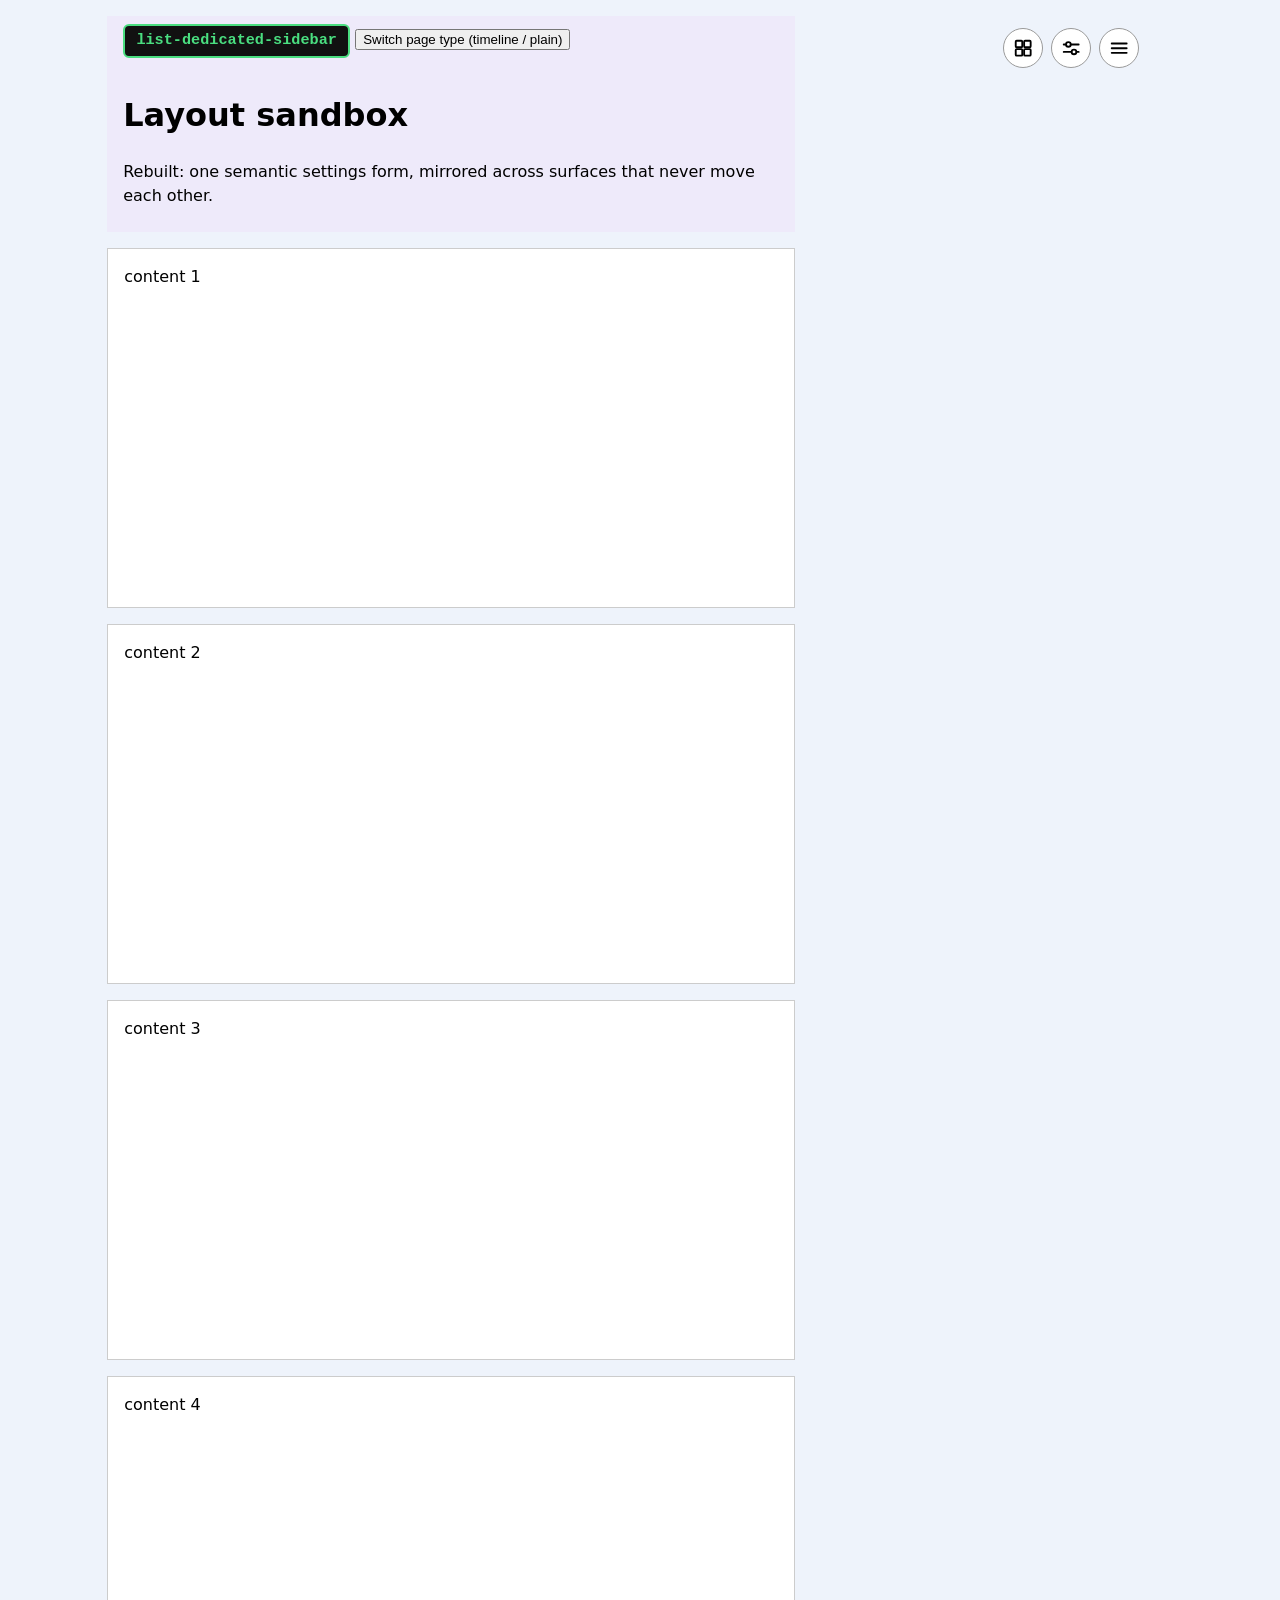
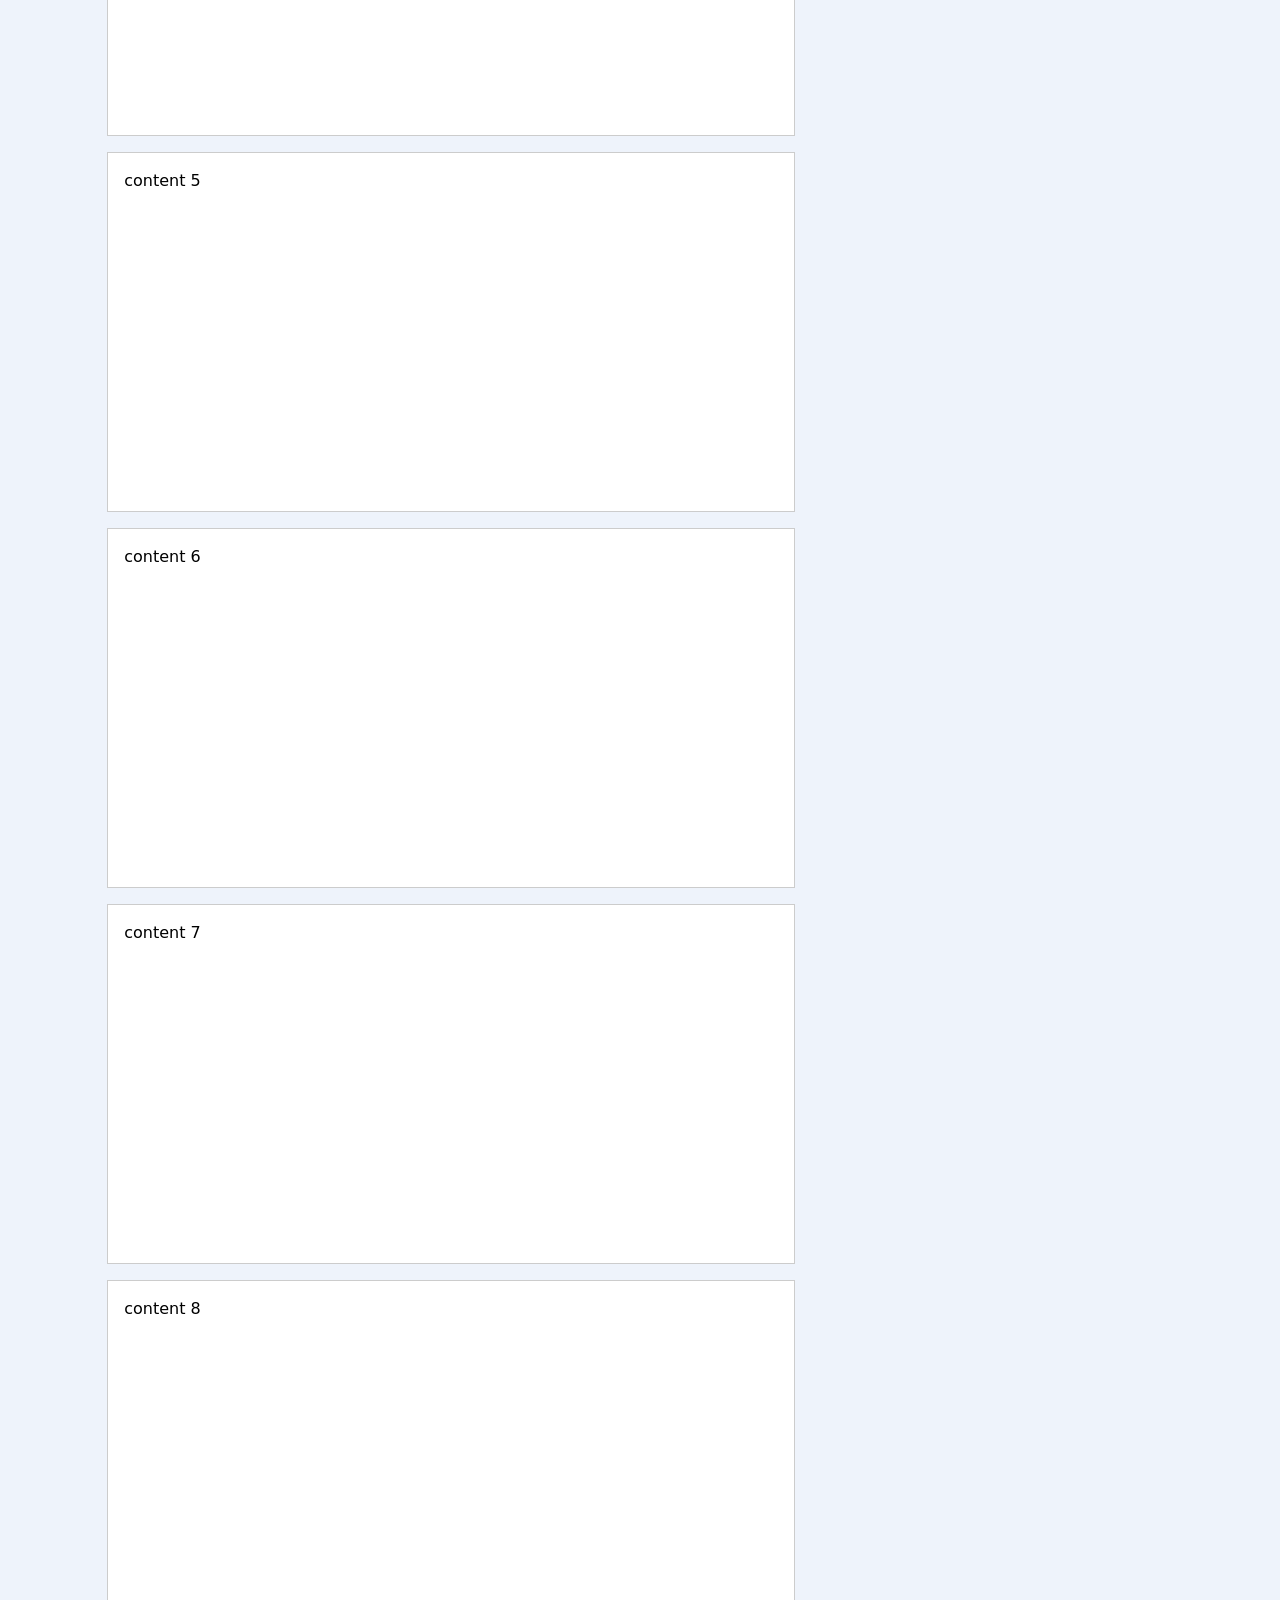
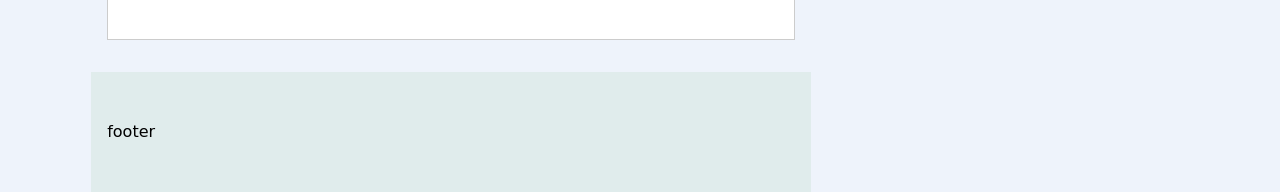
<file: layout-sandbox.html>
<!doctype html>
<html lang='en'>

<head>
	<meta charset='utf-8'>
	<meta name='viewport' content='width=device-width, initial-scale=1'>
	<title>Layout sandbox</title>

	<style>
		/* ============================================================
		   LAYOUT SANDBOX - rebuilt on three principles:

		   1. The settings are ONE semantic form (fieldset/legend/radio/range).
		      The markup carries NO layout - CSS arranges it per situation.
		   2. MIRROR MODEL: the persistent band and the toolbar popover are
		      SEPARATE instances of that form. Neither owns state - both are
		      dumb mirrors of data-* on <html>. Nothing moves or redraws
		      anything else, so scroll/resize/open-state can't fight.
		   3. CSS organized by NAMED SITUATION - base first, then one complete
		      block per situation in ascending width order. "What happens at
		      width X" reads top to bottom; no source-order surprises.

		   The named situations (see notes/layout-lab-notes.md):
		     BASE            list-small-over   (menu can only go over content)
		     >= 1024         list-dedicated-sidebar
		     >= 1200 (grid)  grid-2-tray-over
		     >= 1450 (grid)  grid-2-settings-band / scrolled
		     >= 1600 (grid)  grid-3-...
		   (>= 2400 used to be a situation - retired; the menu now prefers the free
		    side at every width and flips only when it must.)
		   ============================================================ */

		*,
		*::before,
		*::after {
			box-sizing: border-box;
		}

		:root {
			/* shell + wall measures - everything derives from these */
			--layout-list-column: 720px;
			--layout-tray-sidebar: 320px;

			--layout-wall-columns: 2;
			--layout-wall-lane: 36rem;
			--layout-wall-gap: 4rem;
			--layout-wall-inset: 4vw;
			--layout-wall-max: calc(var(--layout-wall-columns) * var(--layout-wall-lane) + (var(--layout-wall-columns) - 1) * var(--layout-wall-gap));

			/* the tray's footprint - the wall reserves this column on the
			   right so the sticky trigger tray always has its own lane. */
			--layout-tray-width: 6rem;
			--layout-tray-reserve: calc(var(--layout-tray-width) + 2rem);

			/* panel (popover) placement + size. placePanel READS these via
			   getComputedStyle, so the JS re-encodes no numbers - CSS is the single
			   source for every layout constant, structure and behaviour agree. */
			--layout-panel-gap: 8px;
			--layout-panel-edge: 8px;
			--layout-panel-min: 280px;
			--layout-panel-max: 360px;

			/* one demo token so you can SEE the mirror sync take effect */
			--page-bg: #eef3fb;
		}

		/* a visible reaction to data-scheme, proving both form instances sync */
		html[data-scheme='dark'] {
			--page-bg: #2a2d33;
			color-scheme: dark;
		}

		body {
			margin: 0;
			font-family: system-ui, sans-serif;
			line-height: 1.5;
			background: var(--page-bg);
		}

		/* ---- the settings FORM (one partial, mounted twice) ----
		   Pure semantics + minimal type. NO placement here - situations arrange it. */
		.settings {
			margin: 0;
			border: 0;
			padding: 0;

			display: flex;
			flex-direction: column;
			gap: 0.75rem;
		}

		.settings .setting {
			margin: 0;
			border: 1px solid #ccc;
			padding: 0.6rem 0.8rem;
			background: Canvas;
		}

		.settings legend {
			padding: 0;
			font-weight: 600;
		}

		.settings .options {
			display: flex;
			flex-wrap: wrap;
			gap: 0.25rem 0.9rem;
			margin-top: 0.35rem;
		}

		.settings label {
			display: inline-flex;
			align-items: center;
			gap: 0.35rem;
		}

		/* ---- the toolbar housing (trigger + popover) ----
		   Triggers are circular glyph buttons so several (Settings, Pages,
		   back-to-top) stack cleanly - a text label doesn't scale. */
		.trigger {
			width: 2.5rem;
			height: 2.5rem;
			padding: 0;

			display: inline-flex;
			align-items: center;
			justify-content: center;

			border: 1px solid var(--stroke, #999);
			border-radius: 50%;
			background: Canvas;
			color: CanvasText;
			cursor: pointer;
		}

		.trigger .glyph {
			width: 1.4rem;
			height: 1.4rem;
			fill: none;
			stroke: currentColor;
			stroke-width: 2;
			stroke-linecap: round;
		}

		.trigger .glyph circle {
			fill: Canvas;
		}

		/* the back-to-top arrow is a REVEAL member: it only appears once you've
		   scrolled past, in the situations that reveal the tray members (below). Hidden
		   everywhere else - it has no business in the base top bar. */
		.trigger[data-to-top] {
			display: none;
		}

		/* The grid toggle is the DOOR IN, not a two-way switch. It appears only
		   where grid is available (>= 1200) AND only in LIST view.

		   Once you are IN grid it is gone: the settings panel already carries the
		   Layout row, so a grid glyph in the tray would be a second control for a
		   job that's already covered - and the rank says contextual extras only
		   hold a slot while they have a job. (The real site learned this twice
		   over: every glyph tried for a layout switch just read as "menu".) */
		.trigger[data-grid-toggle] {
			display: none;
		}

		@media (width >= 1200px) {
			html:not([data-view='grid']) .trigger[data-grid-toggle] {
				display: inline-flex;
			}
		}

		.panel {
			/* The popover instance. WHERE it lands is set by JS (placePanel, in the
			   script) - NOT by CSS anchor positioning, which is Chrome-only and so
			   could never be "bulletproof on every browser." CSS here owns only the
			   popover's SIZE and skin; the script reads the trigger's rect on open
			   and sets `position: fixed` + top/left, clamped inside the viewport.
			   The locked placement rules (axis -> below/beside, beside prefers the
			   free side) are inputs to that function, identical in every browser. */
			margin: 0;
			border: 1px solid #333;
			padding: 1rem;
			background: Canvas;

			/* fixed from the start so there's never a flow-positioned first frame;
			   the script overwrites top/left before paint. A sensible size the JS
			   then places - width is content-driven, capped so it never sprawls. */
			position: fixed;
			inset: auto;
			width: max-content;
			min-width: min(var(--layout-panel-min), calc(100vw - 1rem));
			max-width: min(var(--layout-panel-max), calc(100vw - 1rem));
		}

		/* The native ::backdrop stays invisible - we DON'T dim with it. Each popover
		   owns its own ::backdrop, so switching menu A -> B destroys A's and builds
		   B's: it BLINKS. We dim with our OWN persistent element (.shell-shade) instead,
		   so it can hold steady across a switch and animate on the real open/close. */
		.panel::backdrop {
			background: transparent;
		}

		/* ~~~ OUR OWN SHADE (one persistent element, not the native ::backdrop) ~~~
		   Shown/hidden by the JS reconcile (see script), which keys off the same
		   [data-over] signal - only an over-content menu dims. To change the policy:
		   always dim = have reconcile ignore data-over; never dim = never add is-shown.

		   z-index sits BELOW the shell-tray (5): content dims, but the triggers stay
		   bright and clickable ON TOP of the dim - so you can switch straight from one
		   menu to another without first dismissing (that switch is what must not blink).
		   The open menu is a popover in the top layer, always above the shade. */
		.shell-shade {
			position: fixed;
			inset: 0;
			z-index: 4;

			background: rgb(0 0 0 / 0.15);
			opacity: 0;
			pointer-events: none;

			transition: opacity 180ms ease;
		}

		.shell-shade.is-shown {
			opacity: 1;
			pointer-events: auto;
		}

		/* the fade is polish; the dim state itself is functional. Reduced motion
		   keeps the dim, drops the animation. */
		@media (prefers-reduced-motion: reduce) {
			.shell-shade {
				transition: none;
			}
		}

		/* ============================================================
		   BASE  =  list-small-over
		   Single column. Trigger sits in a sticky top bar. The menu is the
		   only settings surface, and it can only go OVER content (dim on).
		   The persistent band does not exist here.
		   ============================================================ */

		.page-wrapper {
			display: flex;
			flex-direction: column;
			min-height: 100dvh;
		}

		.shell-tray {
			position: sticky;
			top: 0;
			z-index: 5;

			/* shell-tray POSITIONS the toolbar (top bar / sticky tray); the toolbar
			   itself flexes the triggers. */
			display: flex;
			justify-content: flex-end;

			padding: 0.75rem 1rem;
			background: color-mix(in srgb, var(--page-bg), #000 4%);
		}

		/* the trigger toolbar - a clear flex parent so any number of triggers
		   arrange together.

		   ~~~ LOCKED RULE 1: THE TOOLBAR'S AXIS DECIDES WHERE THE MENU OPENS ~~~

		     row    -> menu opens BELOW    (a row sits ABOVE the content)
		     column -> menu opens BESIDE   (a column sits BESIDE the content)

		   The axis already encodes where the content is, so the open-direction is
		   DERIVED from it - never picked per breakpoint. This is the same move as
		   the tray itself: derive, don't guess. The placement script reads this
		   very flex-direction to choose below vs beside, so a situation that sets the
		   toolbar's axis has thereby ALREADY decided the menu's direction - one
		   source of truth, no second place to keep in sync.

		   ~~~ LOCKED RULE 2: THE PRIMARY TAKES THE CORNER-MOST SLOT ~~~

		     row    -> primary sits at the RIGHT end   (hence row-reverse)
		     column -> primary sits at the TOP

		   Both land it nearest the TOP-RIGHT corner - where the eye and hand already
		   go for nav. Same derivation as rule 1: the axis decides, we don't place by
		   hand. DOM order stays importance-order (menu, settings, grid, back-to-top),
		   so `row-reverse` is what puts the primary in the corner without reordering
		   the source. Rank: MENU (primary, every page) > filters (fun, page-specific)
		   > contextual extras (grid toggle, back-to-top).

		   Note: in the row the visual order runs opposite the tab order. That's fine
		   here - these are independent icon buttons, so no meaning rides on their
		   sequence, and source order keeps the PRIMARY reachable first by keyboard. */
		.toolbar {
			display: flex;
			/* row-REVERSE: DOM is importance-first, so reversing lands the primary
			   at the right end - the corner-most slot (locked rule 2). */
			flex-direction: row-reverse;
			gap: 0.5rem;
		}

		main {
			padding: 1rem;
		}

		.page-header {
			background: color-mix(in srgb, var(--page-bg), violet 8%);
			padding: 0.5rem 1rem;
		}

		/* the persistent band is a fancy-grid-only surface - hidden by default */
		.settings-band {
			display: none;
		}

		.timeline {
			margin: 0;
			padding: 0;
			list-style: none;

			/* a readable reading column in list mode */
			max-width: var(--layout-list-column);
		}

		.block {
			border: 1px solid #ccc;
			padding: 1rem;
			margin-block: 1rem;
			min-height: 40vh;
			background: Canvas;
		}

		.shell-footer {
			padding: 2rem 1rem;
			background: color-mix(in srgb, var(--page-bg), green 6%);
		}

		/* ============================================================
		   list-dedicated-sidebar   (>= 1024)
		   The shell becomes two columns; the trigger lives in a side tray.
		   The menu opens into the tray's OWN space -> no dim.
		   ============================================================ */
		@media (width >= 1024px) {
			.page-wrapper {
				display: grid;
				grid-template-columns:
					minmax(1rem, 1fr)
					minmax(0, var(--layout-list-column))
					var(--layout-tray-sidebar)
					minmax(1rem, 1.5fr);
				grid-template-rows: 1fr auto;
				column-gap: 1.5rem;
			}

			main {
				grid-column: 2;
				grid-row: 1;
			}

			.shell-footer {
				grid-column: 2;
				grid-row: 2;
			}

			.shell-tray {
				grid-column: 3;
				grid-row: 1 / -1;
				align-self: start;

				/* sticky so the toolbar (and its open menu) stay in view as you
				   scroll - a side column, no background band when unoccupied. */
				position: sticky;
				top: 1rem;
				background: transparent;
			}

			/* the toolbar stays a ROW here, hugging the right - so per the locked
			   axis rule the menu keeps opening BELOW it (the base .panel placement
			   carries over; this block deliberately does NOT re-aim the menu).
			   flex-start is the visual RIGHT under row-reverse - same "hug the
			   right" intent as before, just expressed on the reversed axis. */
			.toolbar {
				flex-direction: row-reverse;
				justify-content: flex-start;
			}

			/* This situation has a DEDICATED sidebar column (--layout-tray-sidebar). Constrain
			   the menus to it so they live in that space CONSISTENTLY - otherwise the
			   wide settings panel (360) spills past the content edge and dims while the
			   narrow Pages menu (280) fits, and the same tray behaves two ways. Capped
			   to the tray width, both clear the content and read as one sidebar panel.
			   List only - grid wants the full 360 cap beside the wall. */
			html:not([data-view='grid']) .panel {
				max-width: var(--layout-tray-sidebar);
			}
			/* (no ::backdrop rule here anymore - the shade reconcile in the script
			   keys off [data-over], which placePanel sets from the real placement.) */
		}

		/* ============================================================
		   grid-2-tray-over   (>= 1200, data-view='grid')
		   The wall. A thin trigger tray on the right. The menu prefers the free
		   margin (placePanel); where the tray is hard against the edge it flips onto
		   the wall and dims (data-over). No persistent band yet (that starts at 1450).
		   ============================================================ */
		@media (width >= 1200px) {
			html[data-view='grid'] .page-wrapper {
				grid-template-columns:
					minmax(1rem, var(--layout-wall-inset))
					1fr
					max-content;
			}

			html[data-view='grid'] main,
			html[data-view='grid'] .shell-footer {
				grid-column: 2;
			}

			html[data-view='grid'] .shell-tray {
				grid-column: 3;
				align-items: flex-start;
			}

			/* the toolbar is a COLUMN here - this is a thin tray BESIDE the wall,
			   not a bar above it. Per the locked axis rule, column -> the menu
			   opens BESIDE (set together, just below). */
			html[data-view='grid'] .toolbar {
				flex-direction: column;
			}

			html[data-view='grid'] .timeline {
				display: grid;
				grid-template-columns: repeat(var(--layout-wall-columns), 1fr);
				gap: var(--layout-wall-gap);
				max-width: var(--layout-wall-max);
			}

			/* intro reads as lane one */
			html[data-view='grid'] .page-header {
				max-width: var(--layout-wall-lane);
			}

			/* column toolbar -> BESIDE (locked rule 1). Which side is not a
			   breakpoint question - it's "where is the free space?" - and the
			   placement script answers it live from the trigger's rect: the tray
			   hugs the wall, so it PREFERS the free margin to the RIGHT and falls
			   back to the LEFT (over the wall) only where there's no room right
			   (the 1200-1450 template puts the tray hard against the viewport edge).
			   No `.panel` positioning lives in CSS anymore - see placePanel. */
		}

		/* ============================================================
		   grid-2-settings-band / scrolled   (>= 1450, data-view='grid')
		   The persistent settings BAND appears (a separate mirror instance),
		   sharing the wall's columns. The shell-tray stays the sticky tray
		   in the reserved right column: it rides the page and pins to the top
		   (top: 1rem), so the menu is reachable at every scroll depth with no
		   magic number. While the band is in view only the always-there nav
		   glyph shows; scrolling past it (data-scrolled) rejoins the settings /
		   grid / back-to-top members to the tray.
		   ============================================================ */
		@media (width >= 1450px) {
			/* the tray HUGS the wall's right edge, not the viewport's. The wall
			   column is sized to the content (wall-max) instead of greedily filling
			   1fr, so the tray sits right beside the cards where the eye already is -
			   not floating out in dead right-margin. A trailing flexible column soaks
			   up whatever width is left over. */
			html[data-view='grid'] .page-wrapper {
				grid-template-columns:
					minmax(1rem, var(--layout-wall-inset))
					minmax(0, var(--layout-wall-max))
					var(--layout-tray-reserve)
					minmax(0, 1fr);
			}

			/* main shares the wall's columns so the band + intro + cards align.
			   NOT tied to scroll: the wall grid is identical whether the band is
			   in view or scrolled past (that stability is what stopped the reflow). */
			/* The TOP is its own composition, deliberately NOT the wall's columns:
			   the intro breaks out wide (3fr, past the wall's lane line) for
			   presence, and the filters take the top-right (2fr) to decorate the
			   negative space. The wall spans below on its own grid. */
			html[data-view='grid'] main {
				display: grid;
				grid-template-columns: 3fr 2fr;
				grid-template-areas:
					"intro settings"
					"wall  wall";
				column-gap: var(--layout-wall-gap);
				/* "time to breathe" - a generous gap before the content, so the top
				   reads as a composed, airy space, not a packed header. */
				row-gap: 6rem;
				max-width: var(--layout-wall-max);
				align-items: start;
			}

			/* the intro has PRESENCE - big, bleeds past the grid rather than
			   snapping to a lane. */
			html[data-view='grid'] .page-header {
				grid-area: intro;
				max-width: none;
				background: transparent;
				padding: 0;
			}

			html[data-view='grid'] .page-header h1 {
				font-size: clamp(2.5rem, 5vw, 4rem);
				line-height: 1.05;
				margin: 0 0 0.5rem;
			}

			/* the FILTERS decorate the top-right corner - NOT a box. No borders, no
			   background; the controls just float in the negative space. */
			html[data-view='grid'] .settings-band {
				display: block;
				grid-area: settings;
			}

			/* the apparatus breathes: control groups spread across the top-right with
			   generous space, no boxes. */
			html[data-view='grid'] .settings-band .settings {
				display: grid;
				grid-template-columns: repeat(2, max-content);
				gap: 1.75rem 2.5rem;
				align-items: start;
			}

			html[data-view='grid'] .settings-band .setting {
				border: none;
				background: transparent;
				padding: 0;
			}

			/* quiet labels - the apparatus is ambient texture, not shouting form */
			html[data-view='grid'] .settings-band legend {
				font-size: 0.8rem;
				font-weight: 500;
				letter-spacing: 0.02em;
				text-transform: uppercase;
				opacity: 0.55;
			}

			html[data-view='grid'] .settings-band .options {
				margin-top: 0.4rem;
			}

			html[data-view='grid'] .timeline {
				grid-area: wall;
			}

			/* the shell-tray stays the sticky tray in its reserved column. It
			   rides the page in flow and pins to the top (top: 1rem) as you scroll,
			   so the menu is always reachable with no magic number - it owns a real
			   lane rather than floating at a hardcoded offset. */
			html[data-view='grid'] .shell-tray {
				position: sticky;
				top: 1rem;
				grid-column: 3;

				/* push the toolbar to the tray's INNER edge (base is flex-end, for
				   the top bar) so the glyphs sit against the wall, not out in the
				   right margin. */
				justify-content: flex-start;
			}

			/* the tray stacks its glyphs vertically (per the Figma clusters), aligned
			   to the tray's INNER edge so the glyphs sit right against the wall's
			   right edge - beside the content, not out in the margin.
			   Plain `column` (not reverse) IS locked rule 2 here: DOM is
			   importance-first, so the primary lands at the TOP for free. */
			html[data-view='grid'] .toolbar {
				flex-direction: column;
				align-items: flex-start;
			}

			/* Settings and back-to-top are the REVEAL members here: the persistent
			   band already shows the settings (incl. Layout) at the top, so they stay
			   hidden until you scroll past the band - then settings rejoins the tray.
			   Only the NAV (pages) is always visible.

			   The grid toggle is NOT listed: it doesn't exist in grid at all (it's
			   the door IN - see its base rule), so there's nothing here to reveal. */
			html[data-view='grid'] .trigger[popovertarget='settings-panel'],
			html[data-view='grid'] .trigger[data-to-top] {
				display: none;
			}

			html[data-view='grid'][data-scrolled] .trigger[popovertarget='settings-panel'],
			html[data-view='grid'][data-scrolled] .trigger[data-to-top] {
				display: inline-flex;
			}
		}

		/* ============================================================
		   grid-3-...   (>= 1600, data-view='grid')
		   Three columns. Only --layout-wall-columns changes; the wall, band, and tray
		   all derive from it - the tray keeps its reserved column, no re-layout.
		   (Moved 1900 -> 1600 on 2026-07-16, Derek's eye. Note: at 1600 three
		   36rem lanes can't fit full-measure, so the 1fr lanes shrink to ~27rem -
		   3 lanes sooner, narrower cards. If that's too tight, lower --layout-wall-lane
		   rather than push this back up.) */
		@media (width >= 1600px) {
			:root {
				--layout-wall-columns: 3;
			}
		}

		/* ============================================================
		   grid-3-...-dedicated-sidebar   (>= 2400)  --  RETIRED, deliberately.

		   This situation used to exist only to say "now there's room on the right,
		   so open right." That is no longer a width question: the grid menu PREFERS
		   right at every width and flip-inline handles the no-room case on its own
		   (see the >= 1200 block). A breakpoint whose entire job was guessing at
		   available room is exactly the guess the browser answers better.

		   2400 is therefore no longer a named situation - don't re-add one here
		   without a reason that isn't "how much room is there".
		   ============================================================ */

		/* ---- plain page ---- */
		.plain-content {
			display: none;
			max-width: var(--layout-list-column);
		}

		.plain-content h2 {
			margin-top: 0;
		}

		/* PLAIN PAGE mode: no wall, no persistent band, no grid toggle - the shell
		   stays but the chrome is the calm list-mode version. Simple and clear. */
		html[data-page='plain'] .settings-band,
		html[data-page='plain'] .timeline,
		html[data-page='plain'] .trigger[data-grid-toggle] {
			display: none;
		}

		html[data-page='plain'] .plain-content {
			display: block;
		}

		/* ============================================================
		   DEBUG - live situation label. Driven by the SAME media queries as the
		   layout, so it always names the real situation. Remove before ship.
		   ============================================================ */
		.situation {
			display: inline-block;
			margin: 0 0 0.75rem;

			padding: 0.45rem 0.7rem;
			background: #111;
			color: #4ade80;
			border: 2px solid #4ade80;
			font-family: ui-monospace, monospace;
			font-size: 0.95rem;
			font-weight: 700;
			line-height: 1;
			border-radius: 6px;
			pointer-events: none;
		}

		.situation::after {
			content: 'list-small-over';
		}

		@media (width >= 1024px) {
			.situation::after {
				content: 'list-dedicated-sidebar';
			}
		}

		@media (width >= 1200px) {
			html[data-view='grid'] .situation::after {
				content: 'grid-2-tray-over';
			}
		}

		@media (width >= 1450px) {
			html[data-view='grid'] .situation::after {
				content: 'grid-2-settings-band';
			}

			html[data-view='grid'][data-scrolled] .situation::after {
				content: 'grid-2-scrolled-tray-over';
			}
		}

		@media (width >= 1600px) {
			html[data-view='grid'] .situation::after {
				content: 'grid-3-settings-band';
			}

			html[data-view='grid'][data-scrolled] .situation::after {
				content: 'grid-3-scrolled-tray-over';
			}
		}

		/* no >= 2400 badge: that situation is retired (see the RETIRED block above).
		   The badge must only ever name situations that really exist. */
	</style>
</head>

<body>
	<!-- OUR OWN shade - one persistent element we fade in/out ourselves, so a
		panel-to-panel switch keeps it up instead of blinking (the native per-popover
		::backdrop can't). Driven by the JS reconcile; see .shell-shade in the styles. -->
	<div class='shell-shade'></div>

	<div class='page-wrapper'>
		<!-- The toolbar HOUSING: a trigger + one popover instance of the settings
			form. CSS positions this per situation (sticky top bar -> sticky tray
			in its reserved column); the popover is placed beside/below its trigger by
			the placePanel script (cross-browser, no CSS anchor positioning). -->
		<header class='shell-tray'>
			<!-- The TOOLBAR: a flex toolbar of triggers. Always assume 2+ - each
				opens its own panel (its own popover instance). Styling is placeholder;
				what matters is the toolbar has a clear parent that flexes them.

				~~~ LOCKED: DOM ORDER IS IMPORTANCE ORDER, PRIMARY FIRST ~~~
				  1. MENU (pages) - PRIMARY. The most important trigger, on EVERY page.
				  2. Settings/filters - secondary. "For fun", and page-specific.
				  3. Contextual extras (grid toggle, back-to-top) - LAST, conditional.
				Source order = importance, so the keyboard reaches the primary first.
				The CSS then puts the primary in the CORNER-most slot per axis
				(see .toolbar). Add a trigger at the rank it earns, not at the end. -->
			<div class='toolbar'>
				<!-- PRIMARY: site navigation. Always present, every page, every scroll
					position - it is the one member that never has to earn its slot. -->
				<button
					type='button'
					class='trigger'
					popovertarget='pages-menu'
					aria-label='Pages'
				>
					<svg
						class='glyph'
						viewBox='0 0 24 24'
						aria-hidden='true'
						focusable='false'
					>
						<line x1='4' y1='7' x2='20' y2='7' />
						<line x1='4' y1='12' x2='20' y2='12' />
						<line x1='4' y1='17' x2='20' y2='17' />
					</svg>
				</button>

				<!-- SECONDARY: the settings/filters. Fun, not load-bearing, and only
					on pages that have something to filter. -->
				<button
					type='button'
					class='trigger'
					popovertarget='settings-panel'
					aria-label='Display settings'
				>
					<svg
						class='glyph'
						viewBox='0 0 24 24'
						aria-hidden='true'
						focusable='false'
					>
						<line x1='4' y1='8' x2='20' y2='8' />
						<circle cx='9' cy='8' r='2.5' />
						<line x1='4' y1='16' x2='20' y2='16' />
						<circle cx='15' cy='16' r='2.5' />
					</svg>
				</button>

				<!-- CONTEXTUAL: the DOOR INTO grid mode - one-way, by design. Appears
					only where grid exists (>= 1200) AND only in list view; the way back
					out is the settings panel's Layout row. Labelled "View as grid", not
					"toggle", because it never does the return trip. Mirrors the
					in-settings Layout radio (both just write the 'view' state). -->
				<button
					type='button'
					class='trigger'
					data-grid-toggle
					aria-label='View as grid'
				>
					<svg
						class='glyph'
						viewBox='0 0 24 24'
						aria-hidden='true'
						focusable='false'
					>
						<rect x='4' y='4' width='7' height='7' rx='1' />
						<rect x='13' y='4' width='7' height='7' rx='1' />
						<rect x='4' y='13' width='7' height='7' rx='1' />
						<rect x='13' y='13' width='7' height='7' rx='1' />
					</svg>
				</button>

				<button
					type='button'
					class='trigger'
					data-to-top
					aria-label='Back to top'
				>
					<svg
						class='glyph'
						viewBox='0 0 24 24'
						aria-hidden='true'
						focusable='false'
					>
						<line x1='12' y1='19' x2='12' y2='6' />
						<polyline points='6 12 12 6 18 12' fill='none' />
					</svg>
				</button>
			</div>

			<div
				id='settings-panel'
				popover
				class='panel'
			>
				<!-- SETTINGS FORM - instance B (the toolbar popover). Identical to
					the band instance below; in the real app both come from one
					partial. Both are dumb mirrors of data-* on <html>. -->
				<form class='settings' aria-label='Display settings'>
					<fieldset class='setting'>
						<legend>Color scheme</legend>

						<div class='options'>
							<label><input type='radio' name='scheme' value='system' checked> System</label>

							<label><input type='radio' name='scheme' value='light'> Light</label>

							<label><input type='radio' name='scheme' value='dark'> Dark</label>
						</div>
					</fieldset>

					<fieldset class='setting'>
						<legend>Brand</legend>

						<div class='options'>
							<label><input type='radio' name='brand' value='personal' checked> Personal</label>

							<label><input type='radio' name='brand' value='marketing'> Marketing</label>

							<label><input type='radio' name='brand' value='product'> Product</label>
						</div>
					</fieldset>

					<fieldset class='setting'>
						<legend>Sound</legend>

						<div class='options'>
							<label><input type='radio' name='sound' value='off' checked> Off</label>

							<label><input type='radio' name='sound' value='on'> On</label>
						</div>
					</fieldset>

					<fieldset class='setting'>
						<legend>Layout</legend>

						<div class='options'>
							<label><input type='radio' name='view' value='list' checked> List</label>

							<label><input type='radio' name='view' value='grid'> Grid</label>
						</div>
					</fieldset>

					<fieldset class='setting'>
						<legend>Filter</legend>

						<div class='options'>
							<label>Depth <input type='range' name='filter' min='1' max='6' value='1'></label>
						</div>
					</fieldset>
				</form>
			</div>

			<!-- A SECOND panel in the same housing (proves the toolbar holds many).
				Its own popover instance, placed beside/below its OWN trigger (the
				placePanel script reads each trigger's rect - so the two menus land by
				their own glyphs, not both at the toolbar). -->
			<nav
				id='pages-menu'
				popover
				class='panel'
				aria-label='Pages'
			>
				<ul>
					<li><a href='#'>Home</a></li>

					<li><a href='#'>How I work</a></li>

					<li><a href='#'>Now</a></li>

					<li><a href='#'>Contact</a></li>
				</ul>
			</nav>
		</header>

		<main>
			<header class='page-header'>
				<!-- DEBUG: live name of the current situation + a page-type switch
					(both remove before ship). -->
				<div class='situation' aria-hidden='true'></div>

				<button
					type='button'
					class='page-toggle'
					data-page-toggle
				>
					Switch page type (timeline / plain)
				</button>

				<h1>Layout sandbox</h1>

				<p>Rebuilt: one semantic settings form, mirrored across surfaces that never move each other.</p>
			</header>

			<!-- The PERSISTENT BAND - instance A of the settings form. Its own node,
				always in flow, never becomes a popover, never moves. Shown only on
				fancy grid widths. -->
			<section class='settings-band' aria-label='Settings'>
				<form class='settings' aria-label='Display settings'>
					<fieldset class='setting'>
						<legend>Color scheme</legend>

						<div class='options'>
							<label><input type='radio' name='scheme' value='system' checked> System</label>

							<label><input type='radio' name='scheme' value='light'> Light</label>

							<label><input type='radio' name='scheme' value='dark'> Dark</label>
						</div>
					</fieldset>

					<fieldset class='setting'>
						<legend>Brand</legend>

						<div class='options'>
							<label><input type='radio' name='brand' value='personal' checked> Personal</label>

							<label><input type='radio' name='brand' value='marketing'> Marketing</label>

							<label><input type='radio' name='brand' value='product'> Product</label>
						</div>
					</fieldset>

					<fieldset class='setting'>
						<legend>Sound</legend>

						<div class='options'>
							<label><input type='radio' name='sound' value='off' checked> Off</label>

							<label><input type='radio' name='sound' value='on'> On</label>
						</div>
					</fieldset>

					<fieldset class='setting'>
						<legend>Layout</legend>

						<div class='options'>
							<label><input type='radio' name='view' value='list' checked> List</label>

							<label><input type='radio' name='view' value='grid'> Grid</label>
						</div>
					</fieldset>

					<fieldset class='setting'>
						<legend>Filter</legend>

						<div class='options'>
							<label>Depth <input type='range' name='filter' min='1' max='6' value='1'></label>
						</div>
					</fieldset>
				</form>
			</section>

			<ol class='timeline'>
				<li class='block'>content 1</li>

				<li class='block'>content 2</li>

				<li class='block'>content 3</li>

				<li class='block'>content 4</li>

				<li class='block'>content 5</li>

				<li class='block'>content 6</li>

				<li class='block'>content 7</li>

				<li class='block'>content 8</li>
			</ol>

			<!-- PLAIN PAGE content - shown only in plain mode. No wall, no band, no
				grid. Just the shell chrome + ordinary content, simple and clear. -->
			<section class='plain-content'>
				<h2>A plain page</h2>

				<p>How I work / Now / Contact / a case study - the majority of pages. No wall, no persistent band, no grid toggle. The outer shell stays (nav + footer), but the chrome is the calm, conventional list-mode version.</p>

				<p>The weird apparatus is only for the exploration pages. Here, nav is simple and gets out of the way.</p>

				<p>This is where we check that the same page-header and the same toolbar still read well with no timeline beneath them.</p>
			</section>
		</main>

		<footer class='shell-footer'>
			<p>footer</p>
		</footer>
	</div>

	<script>
		// ------------------------------------------------------------------
		// MIRROR MODEL - one source of truth, many dumb mirrors.
		//
		// State lives on <html> (data-*) + localStorage. Every settings control,
		// in every instance, is a mirror: on change it writes the state; on write
		// EVERY instance's matching control is set to match (reflect-all). No node
		// moves or redraws another - they just all watch the same value.
		// ------------------------------------------------------------------
		var root = document.documentElement;

		// "absent = default": for these values we REMOVE the attribute (the default
		// look is the bare :root), matching the real site's FOUC convention.
		var DEFAULTS = { scheme: 'system', brand: 'personal', sound: 'off', view: 'list', filter: '1' };

		function reflectAll(name, value) {
			document.querySelectorAll('.settings [name="' + name + '"]').forEach(function (input) {
				if (input.type === 'radio') {
					input.checked = (input.value === value);
				} else {
					input.value = value;
				}
			});
		}

		function applyState(name, value) {
			if (DEFAULTS[name] === value) {
				root.removeAttribute('data-' + name);
			} else {
				root.setAttribute('data-' + name, value);
			}

			try {
				localStorage.setItem(name, value);
			} catch (error) {
				// private-mode storage throw - state still lives on <html>
			}

			reflectAll(name, value);

			// this state may have hidden a trigger (e.g. 'view' -> grid moves the
			// settings into the band); a panel may not outlive its trigger.
			closeOrphanedPanels();
		}

		// One delegated listener covers every instance (the mirror model's payoff -
		// N copies, one handler, none owning the state).
		document.addEventListener('change', function (event) {
			if (!event.target.matches('.settings [name]')) {
				return;
			}

			applyState(event.target.name, event.target.value);
		});

		// Restore saved state on load (dumb mirrors get set from the source).
		['scheme', 'brand', 'sound', 'view', 'filter'].forEach(function (name) {
			var saved = null;

			try {
				saved = localStorage.getItem(name);
			} catch (error) {
				// no storage - defaults stand
			}

			if (saved !== null) {
				applyState(name, saved);
			}
		});

		// ------------------------------------------------------------------
		// PANEL PLACEMENT - cross-browser, NO CSS anchor positioning.
		//
		// Anchor positioning is Chrome/Edge only, so it could never be "bulletproof
		// on every browser" - in Safari/Firefox it silently no-ops and the popover
		// lands centred on screen. So we place the popover ourselves: on open, read
		// the trigger's rect and set position, identically in every browser. The
		// LOCKED RULES are the inputs, not CSS:
		//   - the toolbar's AXIS decides below vs beside (read live from
		//     flex-direction, so there's one source of truth, not two)
		//   - BESIDE prefers the free side (right, the tray's margin) and flips left
		//     only when there's no room right
		//   - the result is CLAMPED inside the viewport, so it can NEVER spill off an
		//     edge, whatever the situation - that clamp is the "1000% of the time".
		// Placed once on open; the trigger is sticky, so an open menu stays aligned
		// as you scroll (Derek's choice). Resize re-opens (below), re-running this.
		// ------------------------------------------------------------------
		// Read from CSS (--layout-panel-*), NOT hardcoded - so every layout constant
		// has ONE source and the JS re-encodes no numbers. Same move as sideRef,
		// which reads the panel's max-width cap. Fallbacks cover a missing token.
		var rootStyle = getComputedStyle(document.documentElement);
		var PANEL_GAP = parseFloat(rootStyle.getPropertyValue('--layout-panel-gap')) || 8;
		var PANEL_EDGE = parseFloat(rootStyle.getPropertyValue('--layout-panel-edge')) || 8;

		function triggerFor(panel) {
			return document.querySelector('.trigger[popovertarget="' + panel.id + '"]');
		}

		function placePanel(panel, trigger) {
			var toolbar = trigger.closest('.toolbar');
			var beside = getComputedStyle(toolbar).flexDirection.indexOf('column') === 0;

			// Align to the TOOLBAR, not the individual trigger. Every menu then shares
			// ONE clean edge (the corner-most edge of the tray), instead of stepping
			// in to whichever glyph opened it - so the pages menu and the settings
			// menu line up on the same top and the same side. The trigger only tells
			// us which toolbar + axis; the toolbar's box is what we align to.
			var c = toolbar.getBoundingClientRect();
			var w = panel.offsetWidth;
			var h = panel.offsetHeight;
			var vw = document.documentElement.clientWidth;
			var vh = document.documentElement.clientHeight;

			var top;
			var left;

			if (beside) {
				// BESIDE: align to the toolbar's top; prefer the free margin RIGHT.
				top = c.top;

				// Decide the SIDE from a SHARED reference (the menu max-width cap),
				// NOT this panel's own content width - so every menu on a tray picks
				// the SAME side. Otherwise the narrow Pages menu (fits the margin) and
				// the wide settings panel (doesn't) split, and the tray looks like it
				// behaves two different ways. This panel's real width still drives the
				// exact left/top and the viewport clamp below.
				var sideRef = parseFloat(getComputedStyle(panel).maxWidth) || w;

				if (vw - c.right >= sideRef + PANEL_GAP + PANEL_EDGE) {
					left = c.right + PANEL_GAP;
				} else {
					left = c.left - PANEL_GAP - w;
				}
			} else {
				// BELOW: drop under the toolbar, right edges aligned (opens leftward).
				top = c.bottom + PANEL_GAP;
				left = c.right - w;
			}

			// BULLETPROOF: never let any edge cross the viewport, whatever the math said.
			left = Math.max(PANEL_EDGE, Math.min(left, vw - w - PANEL_EDGE));
			top = Math.max(PANEL_EDGE, Math.min(top, vh - h - PANEL_EDGE));

			panel.style.left = Math.round(left) + 'px';
			panel.style.top = Math.round(top) + 'px';

			// "OVER" is derived, not declared per situation: the menu covers content
			// exactly when its final rectangle overlaps <main>. Opening into the
			// tray's own margin (grid, right) or the tray's own column (list sidebar)
			// does NOT overlap main -> not over; flipping onto the wall, or the base
			// bar dropping onto the page, DOES -> over. We only write the boolean;
			// the shade reconcile (below) reads it to decide whether to dim.
			var main = document.querySelector('main');
			var over = false;

			if (main) {
				var m = main.getBoundingClientRect();
				over = left < m.right && left + w > m.left && top < m.bottom && top + h > m.top;
			}

			panel.toggleAttribute('data-over', over);
		}

		// No flash of an unplaced menu, guaranteed: the popover's `toggle` event is
		// QUEUED (async), so a frame could paint between show and placement. So we
		// hide it in `beforetoggle` (which fires synchronously, before it shows) and
		// reveal it only once placed. Done via JS - NOT a CSS default - so that with
		// no JS the popover still shows (centred), keeping the no-JS floor intact.
		document.querySelectorAll('.panel').forEach(function (panel) {
			panel.addEventListener('beforetoggle', function (event) {
				if (event.newState === 'open') {
					panel.style.visibility = 'hidden';
				}
			});

			panel.addEventListener('toggle', function (event) {
				if (event.newState === 'open') {
					var trigger = triggerFor(panel);

					if (trigger) {
						placePanel(panel, trigger);
					}

					panel.style.visibility = '';
				}

				// EVERY toggle (open or close) nudges the shade to re-check itself.
				scheduleShadeReconcile();
			});
		});

		// ------------------------------------------------------------------
		// OUR OWN SHADE - one persistent element, not the native per-popover
		// ::backdrop. Why: the native backdrop belongs to each popover, so moving
		// from one menu to another destroys A's backdrop and builds B's - it BLINKS.
		// Ours stays in the DOM; we change only whether it's shown, and we must tell
		// three cases apart:
		//   - INITIALISING (closed -> a dimming menu opens): fade the shade IN
		//   - SWITCHING (one dimming menu -> another):       hold it, DON'T re-animate
		//   - CLOSING (last dimming menu -> none):           fade the shade OUT
		// A single toggle event CAN'T tell these apart - a switch fires a close AND an
		// open. So we don't react per-event: every toggle SCHEDULES one reconcile on
		// the next frame, which coalesces the close+open of a switch into a single
		// look at the SETTLED state. Then the three cases fall out of two booleans:
		//   want && !shown -> initialise (in) · !want && shown -> close (out)
		//   want &&  shown -> the switch: a deliberate no-op, so it never blinks.
		// "want" = any OVER menu is open (reuses data-over - only over-content dims).
		// ------------------------------------------------------------------
		var shade = document.querySelector('.shell-shade');
		var shadeReconcileQueued = false;

		function reconcileShade() {
			shadeReconcileQueued = false;

			var want = !!document.querySelector('.panel[data-over]:popover-open');
			var shown = shade.classList.contains('is-shown');

			if (want && !shown) {
				shade.classList.add('is-shown');
			} else if (!want && shown) {
				shade.classList.remove('is-shown');
			}
			// want && shown -> a switch between menus: leave it exactly as is.
		}

		function scheduleShadeReconcile() {
			if (shadeReconcileQueued) {
				return;
			}

			shadeReconcileQueued = true;
			requestAnimationFrame(reconcileShade);
		}

		// ------------------------------------------------------------------
		// LOCKED RULE: A PANEL MAY NOT OUTLIVE ITS TRIGGER.
		//
		// A popover lives in the top layer, so hiding its trigger does NOT close it.
		// Any STATE change that hides a trigger would otherwise strand its panel on
		// screen, anchored to something the visitor can no longer see:
		//   - switching Layout to grid: the settings move into the persistent band,
		//     so the settings trigger hides - and the stranded popover would sit on
		//     top of the wall duplicating the band that just appeared.
		//   - scrolling the band back into view: the reveal members hide again.
		//   - switching page type: a trigger that page doesn't have.
		//
		// So the condition is not a breakpoint - it's "is my trigger rendered?".
		// Derive, don't guess: ask the trigger, and the rule covers every future
		// member for free. Closing loses nothing, because the mirror model means the
		// band already shows the same controls with the same state.
		//
		// (Resizing is NOT handled here - the resize rule below closes every open
		// panel outright, which subsumes this one. This covers the doors a resize
		// never opens: a click, a scroll, a page switch.)
		// ------------------------------------------------------------------
		function closeOrphanedPanels() {
			document.querySelectorAll('.trigger[popovertarget]').forEach(function (trigger) {
				var panel = document.getElementById(trigger.getAttribute('popovertarget'));

				if (!panel || !panel.matches(':popover-open')) {
					return;
				}

				if (getComputedStyle(trigger).display === 'none') {
					panel.hidePopover();
				}
			});
		}

		// ------------------------------------------------------------------
		// LOCKED RULE: AN OPEN PANEL STAYS OPEN ACROSS A RESIZE AND RE-PLACES LIVE.
		//
		// The menu re-placing itself as the viewport changes IS the demonstration -
		// closing it would hide the exact thing this site shows off (same spirit as
		// the motion policy: the system performing itself is the pitch). Because WE
		// own placement now, re-placing is just re-running placePanel on each resize:
		// the panel never closes, never flashes, and follows the layout LIVE as you
		// drag (no debounce, no hide/show - that whole workaround belonged to the
		// old anchor `position-try`, which wouldn't revert while open; gone now).
		//
		// If a resize hides the trigger (e.g. settings -> the band, past 1450), the
		// panel has no trigger to sit beside, so it closes instead - a panel may not
		// outlive its trigger.
		//
		// WIDTH ONLY: mobile fires resize when the URL bar collapses on scroll -
		// a height change, no reason to disturb an open menu.
		// ------------------------------------------------------------------
		var lastWidth = window.innerWidth;

		window.addEventListener('resize', function () {
			if (window.innerWidth === lastWidth) {
				return;
			}

			lastWidth = window.innerWidth;

			document.querySelectorAll('.panel:popover-open').forEach(function (panel) {
				var trigger = triggerFor(panel);

				// orphaned trigger -> a panel may not outlive its trigger (close it).
				if (!trigger || getComputedStyle(trigger).display === 'none') {
					panel.hidePopover();

					return;
				}

				// trigger still here -> re-place live, in place. No reopen, no flash.
				placePanel(panel, trigger);
			});

			// a resize can flip a menu over <-> not-over (placePanel just rewrote
			// data-over), so let the shade re-check. No animation on a steady switch.
			scheduleShadeReconcile();
		});

		// ------------------------------------------------------------------
		// Reveal-on-scroll: when the persistent band scrolls out of view, flip
		// data-scrolled so the tray's reveal members (settings / grid / back-to-top)
		// appear. This touches ONLY their visibility - the band never moves, the
		// popover is a different node - so there's no reflow, no jitter, no vanishing.
		// ------------------------------------------------------------------
		var band = document.querySelector('.settings-band');

		if (band) {
			var bandObserver = new IntersectionObserver(function (entries) {
				// The band is display:none outside the exhibit (offsetParent null),
				// where "scrolled past" is meaningless - don't let it leak true there.
				var displayed = band.offsetParent !== null;

				root.toggleAttribute('data-scrolled', displayed && !entries[0].isIntersecting);

				// scrolling the band back into view hides the reveal members again -
				// a panel may not outlive its trigger.
				closeOrphanedPanels();
			});

			bandObserver.observe(band);
		}

		// back-to-top trigger (a toolbar member with no panel)
		document.querySelectorAll('[data-to-top]').forEach(function (button) {
			button.addEventListener('click', function () {
				window.scrollTo({ top: 0, behavior: 'smooth' });
			});
		});

		// The grid button is the door IN - one way, on purpose. Its CSS only ever
		// renders it in LIST view, so it has no return trip to make; reading the
		// current view to decide a direction would be telling a story that can't
		// happen. The way back out is the settings panel's Layout row. Both write
		// the SAME 'view' state, so the Layout radio reflects this via reflect-all.
		document.querySelectorAll('[data-grid-toggle]').forEach(function (button) {
			button.addEventListener('click', function () {
				applyState('view', 'grid');
			});
		});

		// DEBUG page-type switch: flip between the timeline page and a plain page,
		// so we can design the shell/header against both. Plain pages are never
		// grid, so entering plain forces list.
		document.querySelectorAll('[data-page-toggle]').forEach(function (button) {
			button.addEventListener('click', function () {
				if (root.getAttribute('data-page') === 'plain') {
					root.removeAttribute('data-page');
				} else {
					root.setAttribute('data-page', 'plain');
					applyState('view', 'list');
				}

				// the new page type may not have this trigger at all - a panel may
				// not outlive its trigger.
				closeOrphanedPanels();
			});
		});
	</script>
</body>
</html>
</file>
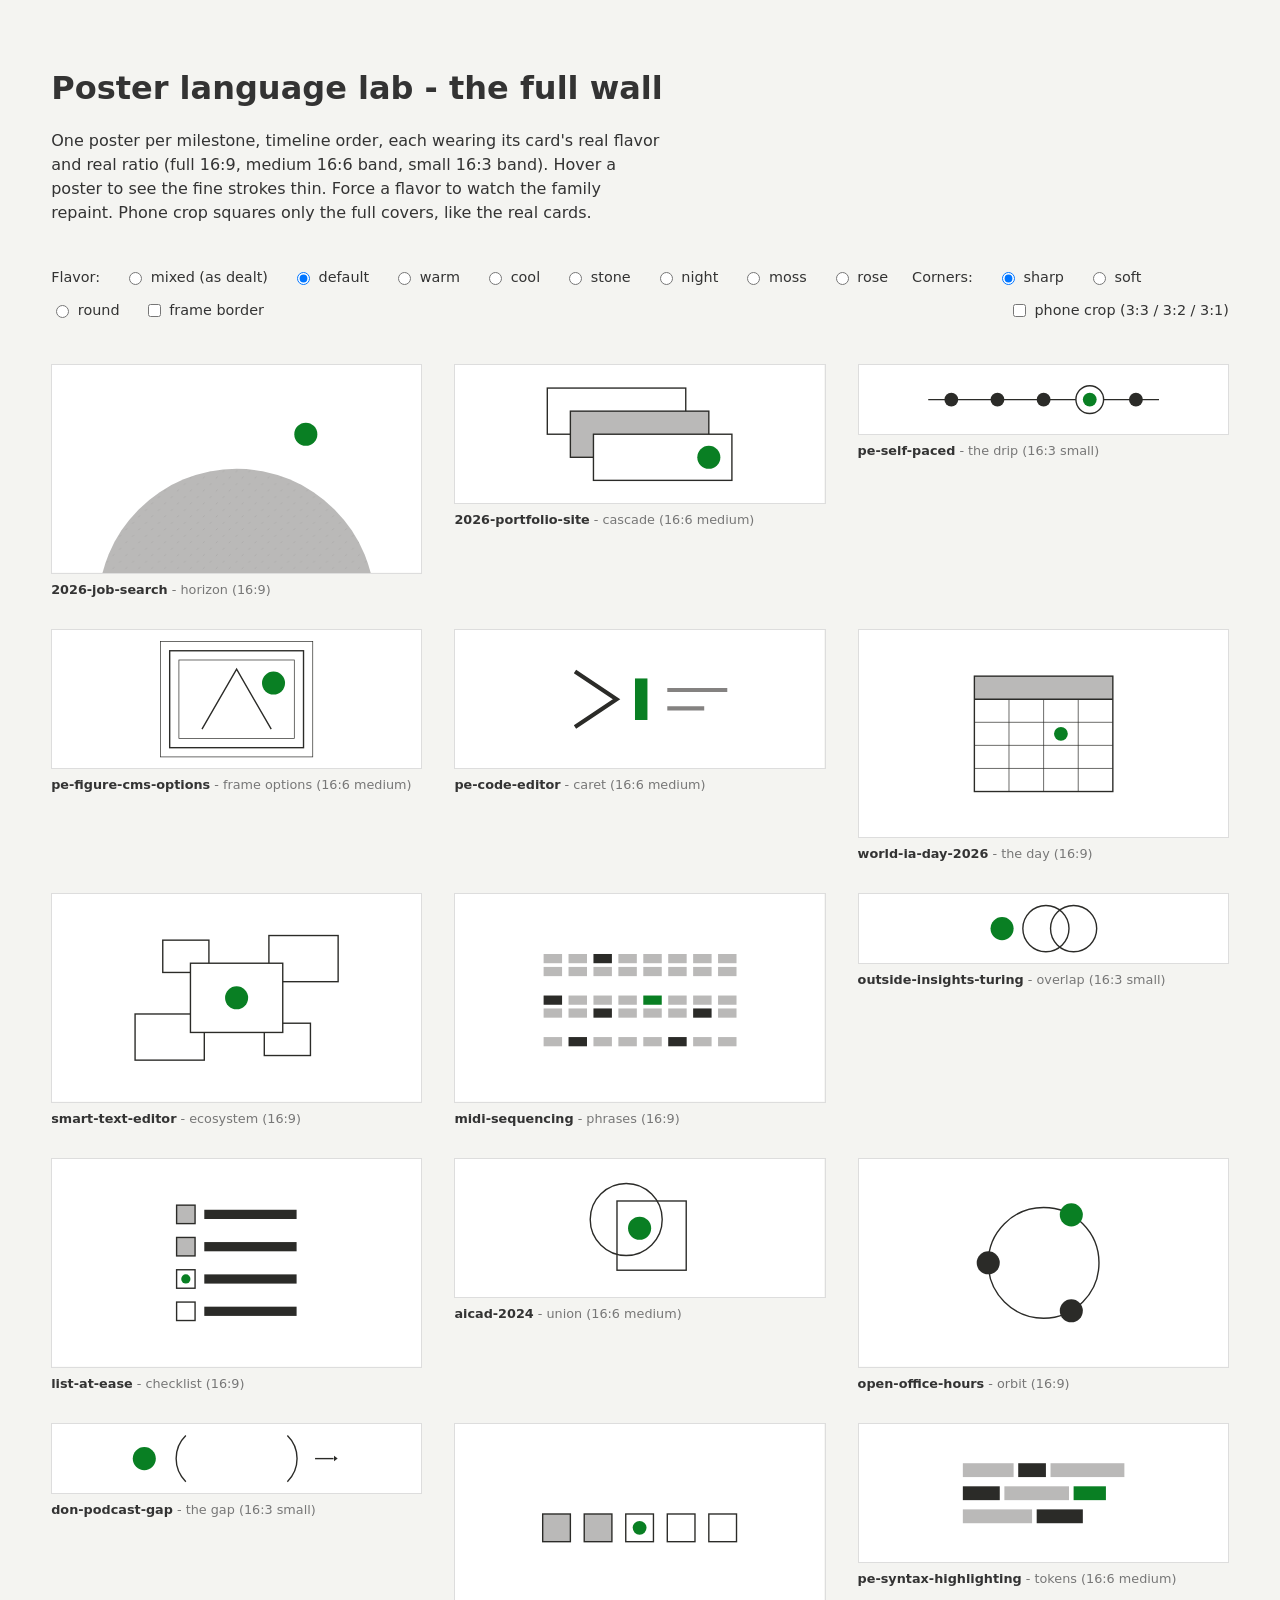
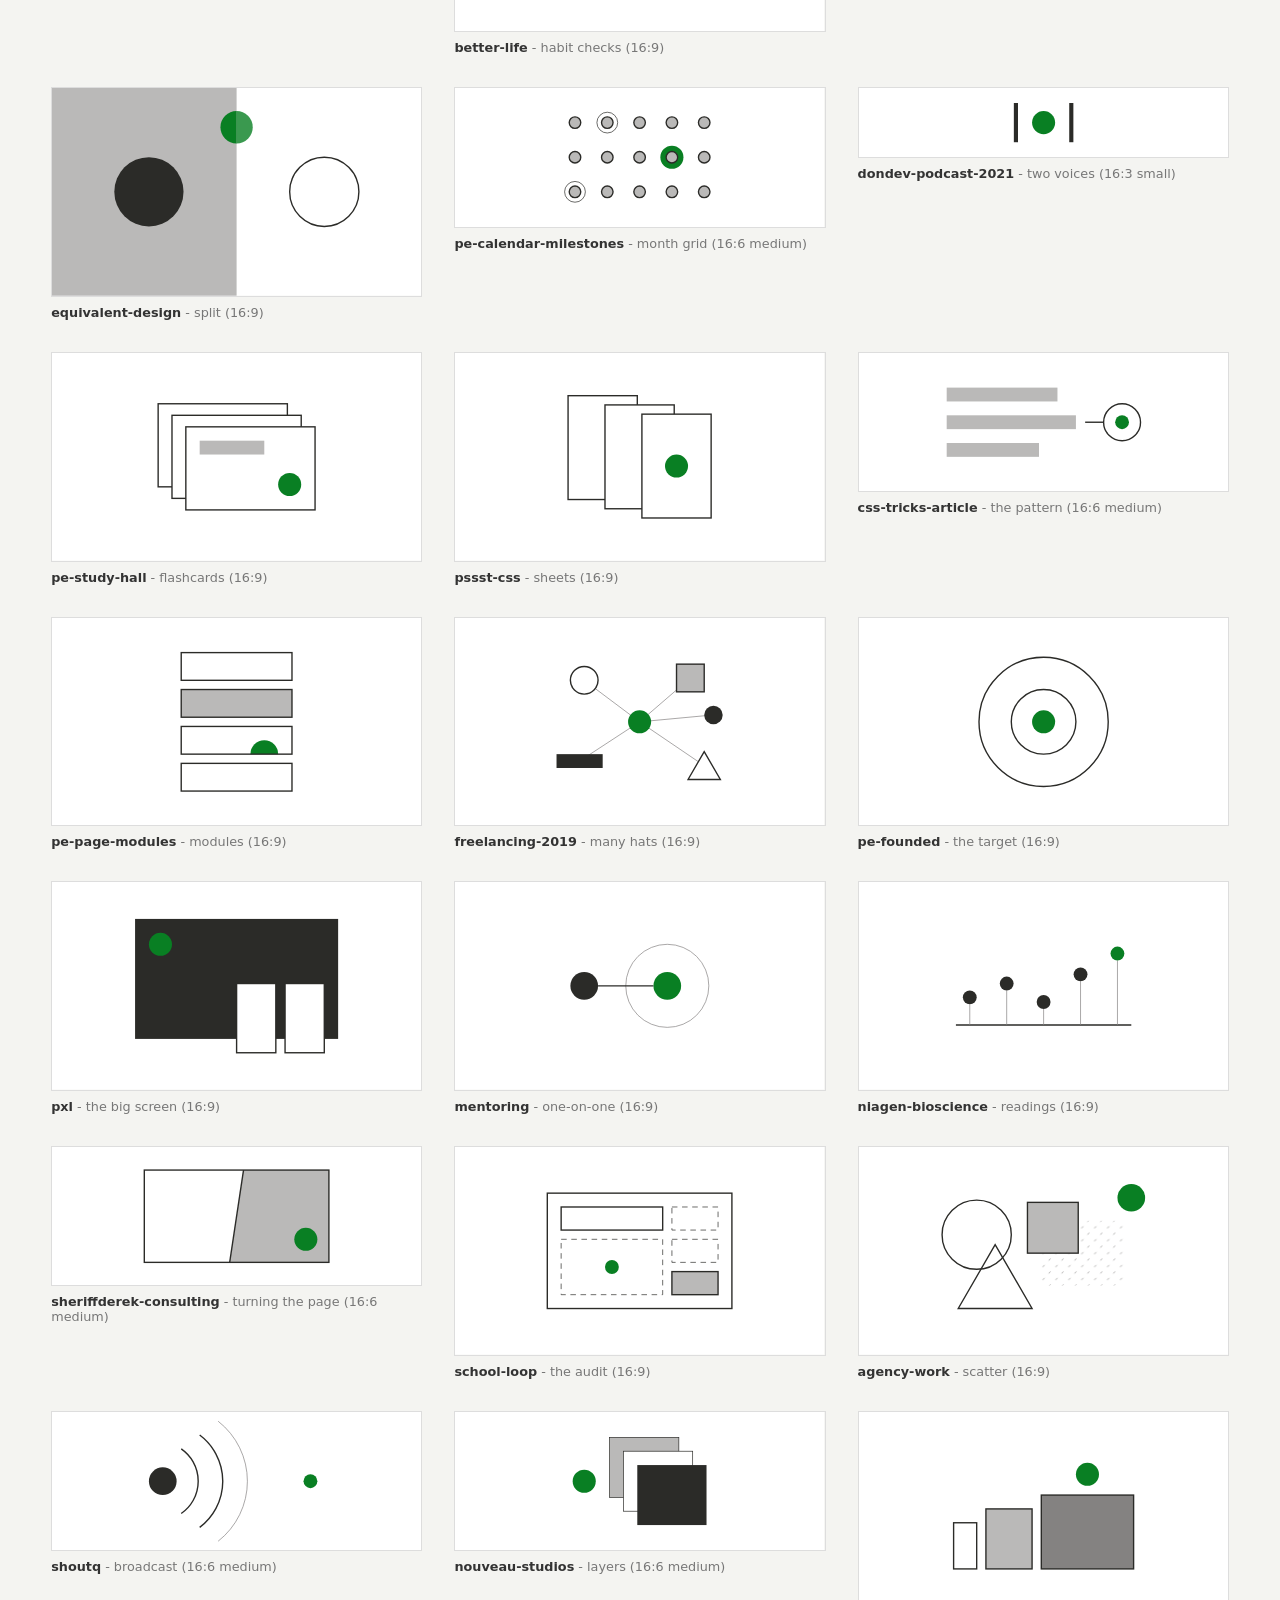
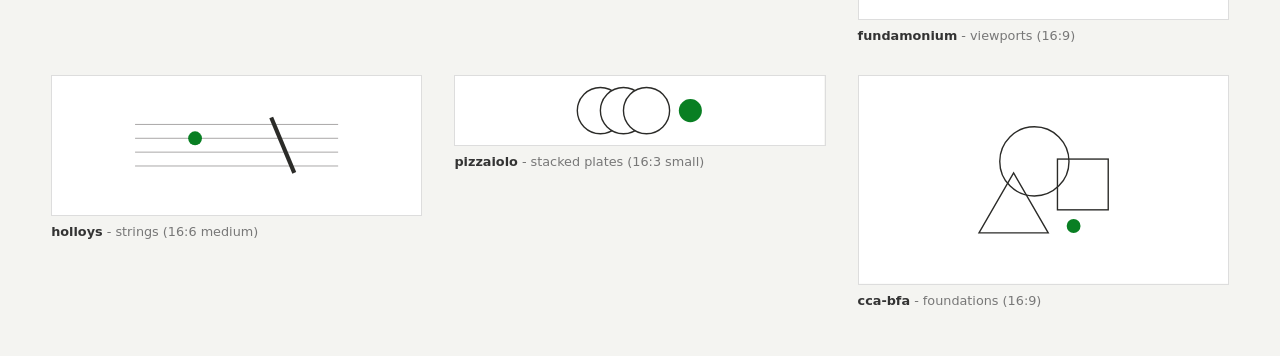
<file: experiments/posters.html>
<!doctype html>
<html lang="en">
	<head>
		<meta charset="utf-8" />
		<meta name="viewport" content="width=device-width, initial-scale=1" />
		<title>Poster language lab</title>

		<style>
			/*
			Poster language lab (standalone, like shell.html / tap-lab.html).

			The FULL set: one poster per milestone, in timeline order, wearing each
			card's real flavor and real poster size from content/milestones.json.

			Treatment (notes/poster-tech-brief.md): token colors only, two line weights
			(10 bold / 5 fine, fine thins to 3 on hover) plus a "chunk" weight
			(calc primary x 3) for the fat round-capped marks - if the chunk stays,
			the brief gains it officially. Round joins and caps everywhere.

			Ratios work exactly like the real cards (milestone.css): every SVG is
			authored at 1600x900 and slice-crops to its frame. So:
			  large/true -> 16:9 frame; 3:3 on phones (safe x: 350-1250)
			  medium     -> 16:6 frame (shows y 150-750); 3:2 on phones
			  small      -> 16:3 frame (shows y 300-600); 3:1 on phones
			Phone ratios are the 3-wide system (Derek 2026-07-28) - every size
			relaxes toward square on small screens; the toggle previews all
			three. Site-side milestone.css adopts this at graduation.

			Flavor pairs are copied from styles/settings/flavors.css (the 70s set).
			Winners graduate to includes/posters/ as real per-milestone SVGs with
			slug-prefixed ids (notes/poster-system.md checklist).

			ALIGNMENT RULE (Derek, 2026-07-28 - long-term, applies to every poster):
			perfectly aligned, clearly reused space. No eyeballed coordinates.
			  - Module grid: sizes in multiples of 100; breathing gaps of 20.
			  - Reuse measures: if two elements are nearly the same size, make them
			    exactly the same size (dot diameter = slab height, etc).
			  - Shared axes are exact: an element "above" another sits on its
			    center line, edges that look aligned ARE aligned.
			  - Compositions center on the frame axes (x=800; y=450, or the band's
			    visible center) unless the design deliberately says otherwise.
			  - Fair padding from the frame: art never crowds the visible edges -
			    keep at least 50 clear inside a band's visible slice (and respect
			    the phone-crop zone on full covers). A shape touching the frame
			    is a deliberate act (the horizon dome), never an accident.
			  - Triangles are equilateral. Always (Derek, 2026-07-28).
			  - Nothing tangent or tight (Derek, 2026-07-28): shapes either keep a
			    real gap (20+) or overlap decisively - an edge grazing another
			    edge, or a curve kissing a line, is always wrong.
			  - Optical size beats mathematical size across shape kinds: a circle
			    sitting next to a square of "the same size" reads smaller, so the
			    circle gets ~3% more diameter. Within a shape kind, exact reuse
			    still rules.
			The steps poster (pe-founded) is the worked reference for this rule.
			Full-family alignment sweep happens once the miss list settles - no
			point precision-polishing a poster that may still be redrawn.

			THE SCALE (formalized 2026-07-28 after the whole-wall audit - every
			measure in every poster comes off these ladders; anything else is a
			documented exception at its use site):
			  - Line weights: 5 (fine, breathes on hover) / 10 (bold) / 30 (the
			    chunk, calc primary x 3, for glyph-scale marks). Nothing else -
			    the x2 middle weight was retired in this pass.
			  - Circle diameters: the 20-ladder - 40, 60, 80, 100, 120, 140,
			    160, 200, 240, 280, 300... Role conventions on top of it:
			    d100 = the standard accent; d120 = a person; d50 = grid/day/
			    reading dots (the one 10-step, paired with d100 rings).
			    Documented exceptions: aicad's d312 circle (optical bump next
			    to the 300 square), the month grid's d90 halos (day 50 + two
			    20-gaps).
			  - Bars: h40 or h60 only. Widths in 20s.
			  - Gaps, insets, offsets, pitches: multiples of 20 (20 breathing,
			    40 separation, 60+ structure).
			  - Fills carry role, not decoration: outline = a thing; secondary
			    fill = a quiet mass; ink fill = a loud mass; accent = exactly
			    one focal element per poster.
			  - Stroke weights carry role too: bold = outlines, structure, and
			    DIRECT relationships (a connector between two things); fine =
			    the supporting voice - textures, interior rules, quiet halos,
			    AMBIENT relationships (spokes, stems), fading edges; chunk =
			    only a mark that is itself the subject (glyphs, voices, the
			    strum).
			  - Roundness is ONE decision, theme-owned: the corners axis drives
			    rect corners AND stroke caps/joins together (sharp = butt caps,
			    miter joins, rx 0; soft/round = round everything). Round is the
			    family's default posture; a brand opting into sharp gets hard
			    chevron points and square-ended chunk marks - that IS the brand
			    speaking. One caveat carried in the geometry docs: cap-inclusive
			    extents (two-voices) are measured under round caps.
			  - Every distance is explicitly decided - even messy is a decision
			    (Derek, 2026-07-28). When siblings step or cascade, the step is
			    CONSTANT (viewport tops step 60, sheet offsets repeat); no
			    mixed steps that nobody chose.

			OPEN QUESTION (Derek, 2026-07-28 - deliberately NOT acted on yet):
			should some posters run inverted (dark fill, light ink) to keep the
			wall varied - either always, or decided by theme? Night flavor
			already proves the tokens survive inversion; the open call is
			per-poster art direction vs a theme-owned flip. Revisit after the
			miss list settles.
		*/

			:root {
				/* Stand-in for the mood-owned --accent (green in the default mood).
			   The posters only ever say var(--accent); the page decides. */
				--accent: oklch(52% 0.16 145);
			}

			body {
				margin: 0;
				padding: 3rem clamp(1rem, 4vw, 4rem);
				background: #f4f4f1;
				color: #333;
				font-family: system-ui, sans-serif;
			}

			header p {
				max-width: 60ch;
				line-height: 1.5;
			}

			.controls {
				display: flex;
				flex-wrap: wrap;
				gap: 1rem 1.5rem;
				align-items: center;
				margin: 2rem 0;
				font-size: 0.9rem;
				position: sticky;
				top: 0;
				background: #f4f4f1;
				padding: 0.75rem 0;
				z-index: 2;
			}

			.controls label {
				display: flex;
				gap: 0.35rem;
				align-items: center;
			}

			.posters {
				display: grid;
				grid-template-columns: repeat(auto-fill, minmax(340px, 1fr));
				gap: 2rem;
				margin: 0;
				padding: 0;
				list-style: none;
				align-items: start;
			}

			.posters figure {
				margin: 0;
				display: grid;
				gap: 0.5rem;
			}

			figcaption {
				font-size: 0.8rem;
				color: #777;
			}

			figcaption strong {
				color: #333;
				font-weight: 600;
			}

			/* --- The poster frame: same token plumbing as .poster-art on the site.
		   A flavor hands us the two-tone pair; the two -secondary tokens derive
		   from it, exactly like milestone.css does. --- */

			.poster-frame {
				--fill-primary: var(--poster-fill);
				--ink-primary: var(--poster-ink);
				--fill-secondary: color-mix(
					in oklch,
					var(--poster-fill) 70%,
					var(--poster-ink)
				);
				--ink-secondary: color-mix(
					in oklch,
					var(--poster-ink) 55%,
					var(--poster-fill)
				);
				--line-width-primary: 6;
				--line-width-secondary: 3;

				aspect-ratio: 16 / 9;
				overflow: hidden;
				border: 1px solid #ddd;

				/* Frame-level axes (Derek 2026-07-28): the POSTER ITSELF can wear a
			   border and corners, theme-decided - the site's seam is --corners +
			   --border-width on the media frame (notes/poster-system.md). Corners here
			   ride the same --corners knob as the inner rects' rx; with
			   overflow hidden they clip the art, which is why the 50-padding
			   rule matters (deliberate bleeds like the dome clip gracefully). */
				border-radius: var(--corners, 0);
			}

			/* Design border: ink-colored, replaces the bench hairline when on. */
			body[data-frame-border] .poster-frame {
				border: 3px solid var(--poster-ink);
			}

			.poster-frame[data-size="medium"] {
				aspect-ratio: 16 / 6;
			}

			.poster-frame[data-size="small"] {
				aspect-ratio: 16 / 3;
			}

			/* Theme-owned corners (planned axis, Derek 2026-07-28): every content
		   rect wears .roundable and reads --corners, same mechanic the collage
		   bench proved (rx as a CSS property takes a var; the attribute form
		   does not). Only backgrounds stay out - the midi pills joined the
		   axis 2026-07-28 (their full-round rx=20 was an undecided default;
		   now they start hard and round with the theme, matching the
		   roundness law). On the real site this becomes the brand's
		   --corners - note the unit question for graduation: brand corners are
		   authored in px against the card, but rx here lives in 1600-wide user
		   units, so the value likely needs a poster-space multiplier. */
			.poster-frame svg .roundable {
				rx: var(--corners, 0);
			}

			/* Roundness is ONE theme decision (Derek's question, 2026-07-28): the
		   corners axis drives rect rx AND stroke caps/joins. Round was the
		   inherited tech-brief default; now sharp = butt caps + miter joins,
		   soft/round = round everything. CSS here outranks the SVGs' own
		   presentation attributes, so the per-element linecaps become the
		   fallback posture. */
			.poster-frame svg,
			.poster-frame svg * {
				stroke-linecap: var(--stroke-ends, round);
				stroke-linejoin: var(--stroke-joins, round);
			}

			/* The "breathing" layer: fine strokes thin on hover, bold stays put. */
			.poster-frame:hover {
				--line-width-secondary: 3;
			}

			.poster-frame svg {
				display: block;
				width: 100%;
				height: 100%;
			}

			.poster-frame svg * {
				transition: stroke-width 300ms;
			}

			/* Phone-crop preview - the 3-wide system (Derek, 2026-07-28): on small
		   screens every size relaxes to a 3-wide ratio - large 16:9 -> 3:3,
		   medium 16:6 -> 3:2, small 16:3 -> 3:1. (Supersedes the old rule where
		   only larges squared and the bands kept ratio; the site's
		   milestone.css adopts this when the posters graduate.) Slice-crop
		   safe zones that fall out: large x 350-1250 (unchanged); medium
		   crops sides to x 125-1475 and shows full height; small shows
		   y 183-717, gaining air around its y 300-600 band. */
			body[data-crop="phone"] .poster-frame {
				max-width: 340px;
			}

			body[data-crop="phone"] .poster-frame[data-size="large"] {
				aspect-ratio: 3 / 3;
			}

			body[data-crop="phone"] .poster-frame[data-size="medium"] {
				aspect-ratio: 3 / 2;
			}

			body[data-crop="phone"] .poster-frame[data-size="small"] {
				aspect-ratio: 3 / 1;
			}

			/* --- Flavors, copied from styles/settings/flavors.css. Source of truth
		   stays there; this lab restates values only because it is standalone. --- */

			[data-flavor] {
				--poster-fill: #ffffff;
				--poster-ink: #2b2b28;
			}

			[data-flavor="warm"] {
				--poster-fill: oklch(80% 0.085 70);
				--poster-ink: oklch(36% 0.09 45);
			}

			[data-flavor="cool"] {
				--poster-fill: oklch(78% 0.05 240);
				--poster-ink: oklch(33% 0.06 250);
			}

			[data-flavor="stone"] {
				--poster-fill: #c9c9be;
				--poster-ink: oklch(30% 0.01 90);
			}

			[data-flavor="night"] {
				--poster-fill: oklch(42% 0.045 55);
				--poster-ink: oklch(85% 0.06 85);
			}

			[data-flavor="moss"] {
				--poster-fill: oklch(76% 0.07 115);
				--poster-ink: oklch(33% 0.06 120);
			}

			[data-flavor="rose"] {
				--poster-fill: oklch(80% 0.05 20);
				--poster-ink: oklch(36% 0.07 15);
			}
		</style>
	</head>
	<body>
		<header>
			<h1>Poster language lab - the full wall</h1>

			<p>
				One poster per milestone, timeline order, each wearing its card's
				real flavor and real ratio (full 16:9, medium 16:6 band, small 16:3
				band). Hover a poster to see the fine strokes thin. Force a flavor
				to watch the family repaint. Phone crop squares only the full
				covers, like the real cards.
			</p>
		</header>

		<div class="controls">
			<span>Flavor:</span>

			<label
				><input type="radio" name="flavor" value="" /> mixed (as
				dealt)</label
			>

			<label
				><input type="radio" name="flavor" value="default" checked />
				default</label
			>

			<label><input type="radio" name="flavor" value="warm" /> warm</label>

			<label><input type="radio" name="flavor" value="cool" /> cool</label>

			<label><input type="radio" name="flavor" value="stone" /> stone</label>

			<label><input type="radio" name="flavor" value="night" /> night</label>

			<label><input type="radio" name="flavor" value="moss" /> moss</label>

			<label><input type="radio" name="flavor" value="rose" /> rose</label>

			<span>Corners:</span>

			<label
				><input type="radio" name="corners" value="0" checked />
				sharp</label
			>

			<label><input type="radio" name="corners" value="8" /> soft</label>

			<label><input type="radio" name="corners" value="16" /> round</label>

			<label
				><input type="checkbox" id="border-toggle" /> frame border</label
			>

			<label style="margin-left: auto"
				><input type="checkbox" id="crop-toggle" /> phone crop (3:3 / 3:2 /
				3:1)</label
			>
		</div>

		<ul class="posters">
			<!-- 1. 2026-job-search - HORIZON. The calibration card: dome, air, one
		     accent. The dome is a TRUE circle cresting through the frame, not a
		     half-circle glued to the edge (per Derek's trace 2026-07-28 - the
		     flat side coinciding with the frame was a tangent coincidence).
		     Grid: circle center (800,1050) r600, so it crests exactly to the
		     frame's y=450 midline and the frame honestly crops it. Dot d100 on
		     the frame's upper-third line (y=300, lowered from 200 per Derek's
		     markup 2026-07-28). -->
			<li>
				<figure>
					<div class="poster-frame" data-flavor="stone" data-size="large">
						<svg
							viewBox="0 0 1600 900"
							preserveAspectRatio="xMidYMid slice"
							xmlns="http://www.w3.org/2000/svg"
							role="img"
							aria-hidden="true"
							style="fill-rule: evenodd; stroke-linejoin: round"
						>
							<defs>
								<pattern
									id="job-search-tex"
									width="56"
									height="56"
									patternUnits="userSpaceOnUse"
								>
									<g
										fill="none"
										stroke="var(--ink-secondary)"
										style="stroke-width: var(--line-width-secondary)"
										stroke-linecap="round"
										opacity="0.35"
									>
										<path d="M12,16 L20,8" />
										<path d="M38,44 L46,36" />
									</g>
								</pattern>
							</defs>

							<rect
								width="1600"
								height="900"
								fill="var(--fill-primary)"
							/>

							<circle
								cx="800"
								cy="1050"
								r="600"
								fill="var(--fill-secondary)"
							/>

							<circle
								cx="800"
								cy="1050"
								r="600"
								fill="url(#job-search-tex)"
							/>

							<circle cx="1100" cy="300" r="50" fill="var(--accent)" />
						</svg>
					</div>

					<figcaption>
						<strong>2026-job-search</strong> - horizon (16:9)
					</figcaption>
				</figure>
			</li>

			<!-- 2. 2026-portfolio-site - CASCADE. Frames of work stacking forward:
		     this site holding the whole history. Medium band (sized 2026-07-28;
		     was text-only). On the grid: frames 600x200, offset 100 both axes,
		     composition spans x 400-1200 / y 250-650 - centered on 800/450. Dot
		     d100 = half the frame height, centered on the front frame's y axis. -->
			<li>
				<figure>
					<div class="poster-frame" data-flavor="stone" data-size="medium">
						<svg
							viewBox="0 0 1600 900"
							preserveAspectRatio="xMidYMid slice"
							xmlns="http://www.w3.org/2000/svg"
							role="img"
							aria-hidden="true"
							style="fill-rule: evenodd; stroke-linejoin: round"
						>
							<rect
								width="1600"
								height="900"
								fill="var(--fill-primary)"
							/>

							<g
								stroke="var(--ink-primary)"
								style="stroke-width: var(--line-width-primary)"
							>
								<rect
									class="roundable"
									x="400"
									y="250"
									width="600"
									height="200"
									fill="none"
								/>
								<rect
									class="roundable"
									x="500"
									y="350"
									width="600"
									height="200"
									fill="var(--fill-secondary)"
								/>
								<rect
									class="roundable"
									x="600"
									y="450"
									width="600"
									height="200"
									fill="var(--fill-primary)"
								/>
							</g>

							<circle cx="1100" cy="550" r="50" fill="var(--accent)" />
						</svg>
					</div>

					<figcaption>
						<strong>2026-portfolio-site</strong> - cascade (16:6 medium)
					</figcaption>
				</figure>
			</li>

			<!-- 3. pe-self-paced - THE DRIP. A dotted timeline of days, one of them
		     ringed: go at your own pace, you are here. (Motif moved over from
		     pe-calendar-milestones 2026-07-28 - Derek: this is what self-paced
		     looks like; the checkpoint squares went to better-life.) Beefed up
		     2026-07-28 - the faint dotted line read as broken: now a solid wire
		     with beads on it. Grid: wire x 300-1300 on the y=450 axis at the
		     primary weight; days d60 at 200 intervals; the current day rings
		     d120 around an accent core d60. Small band. -->
			<li>
				<figure>
					<div class="poster-frame" data-flavor="moss" data-size="small">
						<svg
							viewBox="0 0 1600 900"
							preserveAspectRatio="xMidYMid slice"
							xmlns="http://www.w3.org/2000/svg"
							role="img"
							aria-hidden="true"
							style="fill-rule: evenodd; stroke-linejoin: round"
						>
							<rect
								width="1600"
								height="900"
								fill="var(--fill-primary)"
							/>

							<path
								d="M300,450 L1300,450"
								fill="none"
								stroke="var(--ink-primary)"
								style="stroke-width: var(--line-width-primary)"
								stroke-linecap="round"
							/>

							<g fill="var(--ink-primary)">
								<circle cx="400" cy="450" r="30" />
								<circle cx="600" cy="450" r="30" />
								<circle cx="800" cy="450" r="30" />
								<circle cx="1200" cy="450" r="30" />
							</g>

							<circle
								cx="1000"
								cy="450"
								r="60"
								fill="var(--fill-primary)"
								stroke="var(--ink-primary)"
								style="stroke-width: var(--line-width-primary)"
							/>

							<circle cx="1000" cy="450" r="30" fill="var(--accent)" />
						</svg>
					</div>

					<figcaption>
						<strong>pe-self-paced</strong> - the drip (16:3 small)
					</figcaption>
				</figure>
			</li>

			<!-- 4. pe-figure-cms-options - FRAME OPTIONS. The product is the frames
		     themselves: the same figure wearing three nested frames at once,
		     like mat options around a print (per Derek 2026-07-28; sized to
		     medium the same day - the outer frame at y 200-700 sits with the
		     band's exact 50 padding, so the composition ported unchanged).
		     Grid: exact 40 insets between frames (inner 500x340, middle
		     580x420, outer 660x500, all centered on 800/450); weights alternate
		     fine / bold / fine so the outer and inner frames breathe on hover.
		     Mountain is equilateral (base 300, height 260) with symmetric 40s
		     above the apex and below the base; sun d100, clear of everything. -->
			<li>
				<figure>
					<div class="poster-frame" data-flavor="warm" data-size="medium">
						<svg
							viewBox="0 0 1600 900"
							preserveAspectRatio="xMidYMid slice"
							xmlns="http://www.w3.org/2000/svg"
							role="img"
							aria-hidden="true"
							style="fill-rule: evenodd; stroke-linejoin: round"
						>
							<rect
								width="1600"
								height="900"
								fill="var(--fill-primary)"
							/>

							<g fill="none" stroke="var(--ink-primary)">
								<rect
									class="roundable"
									x="470"
									y="200"
									width="660"
									height="500"
									style="stroke-width: var(--line-width-secondary)"
								/>
								<rect
									class="roundable"
									x="510"
									y="240"
									width="580"
									height="420"
									style="stroke-width: var(--line-width-primary)"
								/>
								<rect
									class="roundable"
									x="550"
									y="280"
									width="500"
									height="340"
									style="stroke-width: var(--line-width-secondary)"
								/>
							</g>

							<path
								d="M650,580 L800,320 L950,580"
								fill="none"
								stroke="var(--ink-primary)"
								style="stroke-width: var(--line-width-primary)"
								stroke-linecap="round"
							/>

							<circle cx="960" cy="380" r="50" fill="var(--accent)" />
						</svg>
					</div>

					<figcaption>
						<strong>pe-figure-cms-options</strong> - frame options (16:6
						medium)
					</figcaption>
				</figure>
			</li>

			<!-- 5. pe-code-editor - CARET. Prompt, cursor, two lines of code.
		     Medium band: y 150-750. -->
			<li>
				<figure>
					<div class="poster-frame" data-flavor="cool" data-size="medium">
						<svg
							viewBox="0 0 1600 900"
							preserveAspectRatio="xMidYMid slice"
							xmlns="http://www.w3.org/2000/svg"
							role="img"
							aria-hidden="true"
							style="fill-rule: evenodd; stroke-linejoin: round"
						>
							<rect
								width="1600"
								height="900"
								fill="var(--fill-primary)"
							/>

							<path
								d="M520,330 L700,450 L520,570"
								fill="none"
								stroke="var(--ink-primary)"
								style="
									stroke-width: calc(var(--line-width-primary) * 3);
								"
								stroke-linecap="round"
							/>

							<rect
								class="roundable"
								x="780"
								y="360"
								width="54"
								height="180"
								fill="var(--accent)"
							/>

							<g
								fill="none"
								stroke="var(--ink-secondary)"
								style="
									stroke-width: calc(var(--line-width-primary) * 3);
								"
								stroke-linecap="round"
							>
								<path d="M920,410 L1180,410" />
								<path d="M920,490 L1080,490" />
							</g>
						</svg>
					</div>

					<figcaption>
						<strong>pe-code-editor</strong> - caret (16:6 medium)
					</figcaption>
				</figure>
			</li>

			<!-- 6. world-ia-day-2026 - THE DAY. A generic calendar page with the
		     one day marked - it's World IA DAY, and Derek ran the day. (Third
		     take 2026-07-28: the ripple went to pe-founded's ring family, the
		     chaos-to-order take made its point but Derek wanted plain calendar.)
		     Grid: page 600x500 at x 500-1100 / y 200-700, centered on 800/450;
		     header band h100 filled; body 4x4 cells (150x100) ruled at the
		     fine weight; the marked day's dot d60 lands at (875,450) - on the
		     frame's midline. -->
			<li>
				<figure>
					<div class="poster-frame" data-flavor="warm" data-size="large">
						<svg
							viewBox="0 0 1600 900"
							preserveAspectRatio="xMidYMid slice"
							xmlns="http://www.w3.org/2000/svg"
							role="img"
							aria-hidden="true"
							style="fill-rule: evenodd; stroke-linejoin: round"
						>
							<rect
								width="1600"
								height="900"
								fill="var(--fill-primary)"
							/>

							<rect
								class="roundable"
								x="500"
								y="200"
								width="600"
								height="100"
								fill="var(--fill-secondary)"
							/>

							<g
								fill="none"
								stroke="var(--ink-primary)"
								style="stroke-width: var(--line-width-secondary)"
							>
								<path d="M500,400 L1100,400" />
								<path d="M500,500 L1100,500" />
								<path d="M500,600 L1100,600" />
								<path d="M650,300 L650,700" />
								<path d="M800,300 L800,700" />
								<path d="M950,300 L950,700" />
							</g>

							<rect
								class="roundable"
								x="500"
								y="200"
								width="600"
								height="500"
								fill="none"
								stroke="var(--ink-primary)"
								style="stroke-width: var(--line-width-primary)"
							/>

							<path
								d="M500,300 L1100,300"
								fill="none"
								stroke="var(--ink-primary)"
								style="stroke-width: var(--line-width-primary)"
							/>

							<circle cx="875" cy="450" r="30" fill="var(--accent)" />
						</svg>
					</div>

					<figcaption>
						<strong>world-ia-day-2026</strong> - the day (16:9)
					</figcaption>
				</figure>
			</li>

			<!-- 7. smart-text-editor - ECOSYSTEM. Panes coming together dynamically:
		     four panes overlap the central one's corners, all transparent so the
		     overlaps read as intermixing, accent at the convergence point.
		     (Replaced line-node per Derek 2026-07-28 - the idea is bringing the
		     panes together, not annotating a line. Refined per Derek's second
		     sketch 2026-07-28: the central pane goes OPAQUE and paints on top -
		     the satellites tuck behind it - and satellites come in two sizes.)

		     Grid: central pane 400x300 opaque on the frame center, painted
		     last; satellites in two reused measures - large 300x200 (TR/BL),
		     small 200x140 (TL/BR, nouveau's panel measure) - placed with
		     180-degree rotational symmetry, so the layout is dynamic but
		     self-centers on 800/450. Overlaps into the central pane are
		     decisive (40-80); satellite-to-satellite clearances 180+. Span
		     x 360-1240 sits inside the phone crop. -->
			<li>
				<figure>
					<div class="poster-frame" data-flavor="cool" data-size="large">
						<svg
							viewBox="0 0 1600 900"
							preserveAspectRatio="xMidYMid slice"
							xmlns="http://www.w3.org/2000/svg"
							role="img"
							aria-hidden="true"
							style="fill-rule: evenodd; stroke-linejoin: round"
						>
							<rect
								width="1600"
								height="900"
								fill="var(--fill-primary)"
							/>

							<g
								fill="none"
								stroke="var(--ink-primary)"
								style="stroke-width: var(--line-width-primary)"
							>
								<rect
									class="roundable"
									x="480"
									y="200"
									width="200"
									height="140"
								/>
								<rect
									class="roundable"
									x="940"
									y="180"
									width="300"
									height="200"
								/>
								<rect
									class="roundable"
									x="920"
									y="560"
									width="200"
									height="140"
								/>
								<rect
									class="roundable"
									x="360"
									y="520"
									width="300"
									height="200"
								/>
							</g>

							<rect
								class="roundable"
								x="600"
								y="300"
								width="400"
								height="300"
								fill="var(--fill-primary)"
								stroke="var(--ink-primary)"
								style="stroke-width: var(--line-width-primary)"
							/>

							<circle cx="800" cy="450" r="50" fill="var(--accent)" />
						</svg>
					</div>

					<figcaption>
						<strong>smart-text-editor</strong> - ecosystem (16:9)
					</figcaption>
				</figure>
			</li>

			<!-- 8. midi-sequencing - PHRASES. The step grid from the actual product:
		     rows of quiet steps, a few active, one accent. Components and
		     layers, NOT a waveform - the waveform take read as audio, which is
		     the opposite of how the sequencing works. Steps are 80x40 rects on
		     the roundness axis (hard by default, pill-ish under a round brand -
		     they joined the axis 2026-07-28 when full-round proved to be an
		     undecided default). -->
			<li>
				<figure>
					<div class="poster-frame" data-flavor="night" data-size="large">
						<svg
							viewBox="0 0 1600 900"
							preserveAspectRatio="xMidYMid slice"
							xmlns="http://www.w3.org/2000/svg"
							role="img"
							aria-hidden="true"
							style="fill-rule: evenodd; stroke-linejoin: round"
						>
							<rect
								width="1600"
								height="900"
								fill="var(--fill-primary)"
							/>

							<!-- phrase 1 -->
							<g fill="var(--fill-secondary)">
								<rect
									class="roundable"
									x="384"
									y="260"
									width="80"
									height="40"
								/>
								<rect
									class="roundable"
									x="492"
									y="260"
									width="80"
									height="40"
								/>
								<rect
									class="roundable"
									x="708"
									y="260"
									width="80"
									height="40"
								/>
								<rect
									class="roundable"
									x="816"
									y="260"
									width="80"
									height="40"
								/>
								<rect
									class="roundable"
									x="924"
									y="260"
									width="80"
									height="40"
								/>
								<rect
									class="roundable"
									x="1032"
									y="260"
									width="80"
									height="40"
								/>
								<rect
									class="roundable"
									x="1140"
									y="260"
									width="80"
									height="40"
								/>
								<rect
									class="roundable"
									x="384"
									y="316"
									width="80"
									height="40"
								/>
								<rect
									class="roundable"
									x="492"
									y="316"
									width="80"
									height="40"
								/>
								<rect
									class="roundable"
									x="600"
									y="316"
									width="80"
									height="40"
								/>
								<rect
									class="roundable"
									x="708"
									y="316"
									width="80"
									height="40"
								/>
								<rect
									class="roundable"
									x="816"
									y="316"
									width="80"
									height="40"
								/>
								<rect
									class="roundable"
									x="924"
									y="316"
									width="80"
									height="40"
								/>
								<rect
									class="roundable"
									x="1032"
									y="316"
									width="80"
									height="40"
								/>
								<rect
									class="roundable"
									x="1140"
									y="316"
									width="80"
									height="40"
								/>
							</g>

							<rect
								class="roundable"
								x="600"
								y="260"
								width="80"
								height="40"
								fill="var(--ink-primary)"
							/>

							<!-- phrase 2 -->
							<g fill="var(--fill-secondary)">
								<rect
									class="roundable"
									x="492"
									y="440"
									width="80"
									height="40"
								/>
								<rect
									class="roundable"
									x="600"
									y="440"
									width="80"
									height="40"
								/>
								<rect
									class="roundable"
									x="708"
									y="440"
									width="80"
									height="40"
								/>
								<rect
									class="roundable"
									x="924"
									y="440"
									width="80"
									height="40"
								/>
								<rect
									class="roundable"
									x="1032"
									y="440"
									width="80"
									height="40"
								/>
								<rect
									class="roundable"
									x="1140"
									y="440"
									width="80"
									height="40"
								/>
								<rect
									class="roundable"
									x="384"
									y="496"
									width="80"
									height="40"
								/>
								<rect
									class="roundable"
									x="492"
									y="496"
									width="80"
									height="40"
								/>
								<rect
									class="roundable"
									x="708"
									y="496"
									width="80"
									height="40"
								/>
								<rect
									class="roundable"
									x="816"
									y="496"
									width="80"
									height="40"
								/>
								<rect
									class="roundable"
									x="924"
									y="496"
									width="80"
									height="40"
								/>
								<rect
									class="roundable"
									x="1140"
									y="496"
									width="80"
									height="40"
								/>
							</g>

							<rect
								class="roundable"
								x="384"
								y="440"
								width="80"
								height="40"
								fill="var(--ink-primary)"
							/>

							<rect
								class="roundable"
								x="816"
								y="440"
								width="80"
								height="40"
								fill="var(--accent)"
							/>

							<rect
								class="roundable"
								x="600"
								y="496"
								width="80"
								height="40"
								fill="var(--ink-primary)"
							/>

							<rect
								class="roundable"
								x="1032"
								y="496"
								width="80"
								height="40"
								fill="var(--ink-primary)"
							/>

							<!-- phrase 3 -->
							<g fill="var(--fill-secondary)">
								<rect
									class="roundable"
									x="384"
									y="620"
									width="80"
									height="40"
								/>
								<rect
									class="roundable"
									x="600"
									y="620"
									width="80"
									height="40"
								/>
								<rect
									class="roundable"
									x="708"
									y="620"
									width="80"
									height="40"
								/>
								<rect
									class="roundable"
									x="816"
									y="620"
									width="80"
									height="40"
								/>
								<rect
									class="roundable"
									x="1032"
									y="620"
									width="80"
									height="40"
								/>
								<rect
									class="roundable"
									x="1140"
									y="620"
									width="80"
									height="40"
								/>
							</g>

							<rect
								class="roundable"
								x="492"
								y="620"
								width="80"
								height="40"
								fill="var(--ink-primary)"
							/>

							<rect
								class="roundable"
								x="924"
								y="620"
								width="80"
								height="40"
								fill="var(--ink-primary)"
							/>
						</svg>
					</div>

					<figcaption>
						<strong>midi-sequencing</strong> - phrases (16:9)
					</figcaption>
				</figure>
			</li>

			<!-- 9. outside-insights-turing - OVERLAP. Two schools of thought in
		     conversation; the accent observes from beside the pair (moved out of
		     the intersection per Derek's markup 2026-07-28). Small band. Grid:
		     circles d200 (the plate measure), centers 120 apart for the venn
		     lens, dot d100 at a 40 gap, span x 570-1030 centered on 800, 50 of
		     band padding. -->
			<li>
				<figure>
					<div class="poster-frame" data-flavor="night" data-size="small">
						<svg
							viewBox="0 0 1600 900"
							preserveAspectRatio="xMidYMid slice"
							xmlns="http://www.w3.org/2000/svg"
							role="img"
							aria-hidden="true"
							style="fill-rule: evenodd; stroke-linejoin: round"
						>
							<rect
								width="1600"
								height="900"
								fill="var(--fill-primary)"
							/>

							<circle cx="620" cy="450" r="50" fill="var(--accent)" />

							<g
								fill="none"
								stroke="var(--ink-primary)"
								style="stroke-width: var(--line-width-primary)"
							>
								<circle cx="810" cy="450" r="100" />
								<circle cx="930" cy="450" r="100" />
							</g>
						</svg>
					</div>

					<figcaption>
						<strong>outside-insights-turing</strong> - overlap (16:3
						small)
					</figcaption>
				</figure>
			</li>

			<!-- 10. list-at-ease - CHECKLIST. The product: a complex form crossed
		     with education, walking a homeowner through the sale step by step.
		     Top-down rows of checkbox + line: done, done, you are here, still
		     ahead. (Replaced the parts bin per Derek 2026-07-28; bars made even
		     and ink-solid per his markup the same day.) Grid: boxes 80 on a 140
		     row pitch (rows y 200/340/480/620, span centered on 450); bars all
		     400x40 ink - h40 = half the box, 40 gap from the box; the current
		     step's dot d40 = half the box. Span x 540-1060, centered on 800. -->
			<li>
				<figure>
					<div class="poster-frame" data-flavor="moss" data-size="large">
						<svg
							viewBox="0 0 1600 900"
							preserveAspectRatio="xMidYMid slice"
							xmlns="http://www.w3.org/2000/svg"
							role="img"
							aria-hidden="true"
							style="fill-rule: evenodd; stroke-linejoin: round"
						>
							<rect
								width="1600"
								height="900"
								fill="var(--fill-primary)"
							/>

							<g
								stroke="var(--ink-primary)"
								style="stroke-width: var(--line-width-primary)"
							>
								<rect
									class="roundable"
									x="540"
									y="200"
									width="80"
									height="80"
									fill="var(--fill-secondary)"
								/>
								<rect
									class="roundable"
									x="540"
									y="340"
									width="80"
									height="80"
									fill="var(--fill-secondary)"
								/>
								<rect
									class="roundable"
									x="540"
									y="480"
									width="80"
									height="80"
									fill="none"
								/>
								<rect
									class="roundable"
									x="540"
									y="620"
									width="80"
									height="80"
									fill="none"
								/>
							</g>

							<g fill="var(--ink-primary)">
								<rect
									class="roundable"
									x="660"
									y="220"
									width="400"
									height="40"
								/>
								<rect
									class="roundable"
									x="660"
									y="360"
									width="400"
									height="40"
								/>
								<rect
									class="roundable"
									x="660"
									y="500"
									width="400"
									height="40"
								/>
								<rect
									class="roundable"
									x="660"
									y="640"
									width="400"
									height="40"
								/>
							</g>

							<circle cx="580" cy="520" r="20" fill="var(--accent)" />
						</svg>
					</div>

					<figcaption>
						<strong>list-at-ease</strong> - checklist (16:9)
					</figcaption>
				</figure>
			</li>

			<!-- 11. aicad-2024 - UNION. The talk's argument drawn: the circle (the
		     "creatives") and the square (the "coders") were never separate
		     disciplines - the accent lives in the overlap, the well-rounded
		     Designer. (Replaced the shape-lineup 2026-07-28: poorly spaced and
		     said nothing.) Grid: square 300, circle d312 (the optical bump, 4%
		     here so every coordinate stays an integer). Overlap deepened
		     2026-07-28 (second markup): the dot read off-center in the lens
		     and had zero room to move (it sat at the exact 20-clearance limit
		     from the arc). Now the shapes are DERIVED from the dot: the lens's
		     bounding region centers on the frame axes, so the accent d100 at
		     dead center is also the lens's visual center, with 36 clearance to
		     the arc and 28+ to the square's edges. Circle (742,412), square
		     702,332; the composition sits 6 off exact centering - the
		     lens-centering deliberately wins. Medium band. -->
			<li>
				<figure>
					<div class="poster-frame" data-flavor="night" data-size="medium">
						<svg
							viewBox="0 0 1600 900"
							preserveAspectRatio="xMidYMid slice"
							xmlns="http://www.w3.org/2000/svg"
							role="img"
							aria-hidden="true"
							style="fill-rule: evenodd; stroke-linejoin: round"
						>
							<rect
								width="1600"
								height="900"
								fill="var(--fill-primary)"
							/>

							<g
								fill="none"
								stroke="var(--ink-primary)"
								style="stroke-width: var(--line-width-primary)"
							>
								<circle cx="742" cy="412" r="156" />
								<rect
									class="roundable"
									x="702"
									y="332"
									width="300"
									height="300"
								/>
							</g>

							<circle cx="800" cy="450" r="50" fill="var(--accent)" />
						</svg>
					</div>

					<figcaption>
						<strong>aicad-2024</strong> - union (16:6 medium)
					</figcaption>
				</figure>
			</li>

			<!-- 12. open-office-hours - ORBIT. Voices around a call, one of them lit.
		     Positions are principled, not eyeballed (formalized 2026-07-28 when
		     Derek asked how they were decided): ring r300 on the frame center;
		     every dot center sits exactly ON the ring's path, spaced at even
		     thirds (120 degrees), phase-rotated so one voice is at 9:00 (180)
		     and the other two mirror across the horizontal axis (60 and 300 -
		     cos 60 = 1/2, so x = 800+120 exactly; y = 450 -/+ 208). The accent
		     is the 60-degree voice. Sized down 2026-07-28 per Derek (ring r300
		     -> r240, dots to the family d100). -->
			<li>
				<figure>
					<div class="poster-frame" data-flavor="rose" data-size="large">
						<svg
							viewBox="0 0 1600 900"
							preserveAspectRatio="xMidYMid slice"
							xmlns="http://www.w3.org/2000/svg"
							role="img"
							aria-hidden="true"
							style="fill-rule: evenodd; stroke-linejoin: round"
						>
							<rect
								width="1600"
								height="900"
								fill="var(--fill-primary)"
							/>

							<circle
								cx="800"
								cy="450"
								r="240"
								fill="none"
								stroke="var(--ink-primary)"
								style="stroke-width: var(--line-width-primary)"
							/>

							<circle
								cx="560"
								cy="450"
								r="50"
								fill="var(--ink-primary)"
							/>

							<circle
								cx="920"
								cy="658"
								r="50"
								fill="var(--ink-primary)"
							/>

							<circle cx="920" cy="242" r="50" fill="var(--accent)" />
						</svg>
					</div>

					<figcaption>
						<strong>open-office-hours</strong> - orbit (16:9)
					</figcaption>
				</figure>
			</li>

			<!-- 13. don-podcast-gap - THE GAP. The gap drawn as a held emptiness:
		     two parentheses framing a wide void, the speaker standing before it,
		     the arrow pointing at how far there still is to go. (Redrawn per
		     Derek 2026-07-28 - the old take had the accent FILLING the gap,
		     which is backwards.) Small band: parens chords at x 580/1020
		     (symmetric about 800), arcs y 350-550, dot d100 at left, arrow
		     mirroring it at right. -->
			<li>
				<figure>
					<div class="poster-frame" data-flavor="warm" data-size="small">
						<svg
							viewBox="0 0 1600 900"
							preserveAspectRatio="xMidYMid slice"
							xmlns="http://www.w3.org/2000/svg"
							role="img"
							aria-hidden="true"
							style="fill-rule: evenodd; stroke-linejoin: round"
						>
							<defs>
								<marker
									id="gap-arrow"
									viewBox="0 0 3 4.5"
									refX="0"
									refY="2.25"
									markerWidth="3"
									markerHeight="4.5"
									markerUnits="strokeWidth"
									orient="auto"
								>
									<path
										d="M0,0 L3,2.25 L0,4.5 Z"
										fill="context-stroke"
									/>
								</marker>
							</defs>

							<rect
								width="1600"
								height="900"
								fill="var(--fill-primary)"
							/>

							<g
								fill="none"
								stroke="var(--ink-primary)"
								style="stroke-width: var(--line-width-primary)"
								stroke-linecap="round"
							>
								<path d="M580,350 A140,140 0 0 0 580,550" />
								<path d="M1020,350 A140,140 0 0 1 1020,550" />
							</g>

							<circle cx="400" cy="450" r="50" fill="var(--accent)" />

							<path
								d="M1140,450 L1220,450"
								fill="none"
								stroke="var(--ink-primary)"
								style="stroke-width: var(--line-width-primary)"
								stroke-linecap="round"
								marker-end="url(#gap-arrow)"
							/>
						</svg>
					</div>

					<figcaption>
						<strong>don-podcast-gap</strong> - the gap (16:3 small)
					</figcaption>
				</figure>
			</li>

			<!-- 14. better-life - HABIT CHECKS. The tracker row: done, done, today,
		     then the open days. (Checkpoint squares moved over from
		     pe-self-paced 2026-07-28 - Derek: checkboxes read habit tracking;
		     the network went to pe-study-hall.) Grid: squares 120 on a 180
		     pitch (gap 60), span x 380-1220 / y 390-510 centered on 800/450;
		     today's dot d60 = half the square, at dead center of the frame. -->
			<li>
				<figure>
					<div class="poster-frame" data-flavor="rose" data-size="large">
						<svg
							viewBox="0 0 1600 900"
							preserveAspectRatio="xMidYMid slice"
							xmlns="http://www.w3.org/2000/svg"
							role="img"
							aria-hidden="true"
							style="fill-rule: evenodd; stroke-linejoin: round"
						>
							<rect
								width="1600"
								height="900"
								fill="var(--fill-primary)"
							/>

							<g
								stroke="var(--ink-primary)"
								style="stroke-width: var(--line-width-primary)"
							>
								<rect
									class="roundable"
									x="380"
									y="390"
									width="120"
									height="120"
									fill="var(--fill-secondary)"
								/>
								<rect
									class="roundable"
									x="560"
									y="390"
									width="120"
									height="120"
									fill="var(--fill-secondary)"
								/>
								<rect
									class="roundable"
									x="740"
									y="390"
									width="120"
									height="120"
									fill="none"
								/>
								<rect
									class="roundable"
									x="920"
									y="390"
									width="120"
									height="120"
									fill="none"
								/>
								<rect
									class="roundable"
									x="1100"
									y="390"
									width="120"
									height="120"
									fill="none"
								/>
							</g>

							<circle cx="800" cy="450" r="30" fill="var(--accent)" />
						</svg>
					</div>

					<figcaption>
						<strong>better-life</strong> - habit checks (16:9)
					</figcaption>
				</figure>
			</li>

			<!-- 15. pe-syntax-highlighting - TOKENS. Lines of code broken into pieces,
		     one piece highlighted - which is literally the product. -->
			<li>
				<figure>
					<div class="poster-frame" data-flavor="night" data-size="medium">
						<svg
							viewBox="0 0 1600 900"
							preserveAspectRatio="xMidYMid slice"
							xmlns="http://www.w3.org/2000/svg"
							role="img"
							aria-hidden="true"
							style="fill-rule: evenodd; stroke-linejoin: round"
						>
							<rect
								width="1600"
								height="900"
								fill="var(--fill-primary)"
							/>

							<!-- All tokens filled (Derek 2026-07-28 - outlines read as
						     empty slots). Left-aligned at x=450 like code; rows h60
						     on a 100 pitch spanning y 320-580 (centered; tightened from
						     120 per Derek 2026-07-28); gaps 20;
						     quiet tokens secondary, loud tokens ink, one accent. -->
							<g fill="var(--fill-secondary)">
								<rect
									class="roundable"
									x="450"
									y="320"
									width="220"
									height="60"
								/>
								<rect
									class="roundable"
									x="830"
									y="320"
									width="320"
									height="60"
								/>
								<rect
									class="roundable"
									x="630"
									y="420"
									width="280"
									height="60"
								/>
								<rect
									class="roundable"
									x="450"
									y="520"
									width="300"
									height="60"
								/>
							</g>

							<g fill="var(--ink-primary)">
								<rect
									class="roundable"
									x="690"
									y="320"
									width="120"
									height="60"
								/>
								<rect
									class="roundable"
									x="450"
									y="420"
									width="160"
									height="60"
								/>
								<rect
									class="roundable"
									x="770"
									y="520"
									width="200"
									height="60"
								/>
							</g>

							<rect
								class="roundable"
								x="930"
								y="420"
								width="140"
								height="60"
								fill="var(--accent)"
							/>
						</svg>
					</div>

					<figcaption>
						<strong>pe-syntax-highlighting</strong> - tokens (16:6 medium)
					</figcaption>
				</figure>
			</li>

			<!-- 16. equivalent-design - SPLIT. The same mark on two grounds, surviving
		     both - the whole accessibility/theming story. -->
			<li>
				<figure>
					<div class="poster-frame" data-flavor="cool" data-size="large">
						<svg
							viewBox="0 0 1600 900"
							preserveAspectRatio="xMidYMid slice"
							xmlns="http://www.w3.org/2000/svg"
							role="img"
							aria-hidden="true"
							style="fill-rule: evenodd; stroke-linejoin: round"
						>
							<rect
								width="1600"
								height="900"
								fill="var(--fill-primary)"
							/>

							<rect
								class="roundable"
								x="0"
								y="0"
								width="800"
								height="900"
								fill="var(--fill-secondary)"
							/>

							<circle
								cx="420"
								cy="450"
								r="150"
								fill="var(--ink-primary)"
							/>

							<circle
								cx="1180"
								cy="450"
								r="150"
								fill="none"
								stroke="var(--ink-primary)"
								style="stroke-width: var(--line-width-primary)"
							/>

							<!-- The accent is built as two half circles meeting FLUSH on
						     the seam (Derek 2026-07-28): one circle, but each half takes
						     its side's treatment - the RIGHT half (light ground) runs at
						     80% (same mark, read through its context), which is the
						     poster's whole thesis. r70, flat edges at x=800. -->
							<path
								d="M800,100 A70,70 0 0 0 800,240 Z"
								fill="var(--accent)"
							/>

							<path
								d="M800,100 A70,70 0 0 1 800,240 Z"
								fill="var(--accent)"
								fill-opacity="0.8"
							/>
						</svg>
					</div>

					<figcaption>
						<strong>equivalent-design</strong> - split (16:9)
					</figcaption>
				</figure>
			</li>

			<!-- 17. pe-calendar-milestones - MONTH GRID. A month of days, every day
		     a ring-and-dot unit; milestones wear thin quiet halos, today wears
		     the bold accent halo - scattered through the month, not clustered
		     (per Derek's markup 2026-07-28; refined per his second mock the
		     same day: today is a solid accent COIN under its day, and the
		     milestone halos tightened to crisp fine ink rings). Grid: day
		     units d50 (ink ring, secondary center) on 140 columns / 150 rows
		     centered on 800/450; halos d90 - ring to day is the module 20;
		     today's coin d100 under a standard day unit. Medium band. -->
			<li>
				<figure>
					<div class="poster-frame" data-flavor="cool" data-size="medium">
						<svg
							viewBox="0 0 1600 900"
							preserveAspectRatio="xMidYMid slice"
							xmlns="http://www.w3.org/2000/svg"
							role="img"
							aria-hidden="true"
							style="fill-rule: evenodd; stroke-linejoin: round"
						>
							<rect
								width="1600"
								height="900"
								fill="var(--fill-primary)"
							/>

							<circle cx="940" cy="450" r="50" fill="var(--accent)" />

							<g
								fill="var(--fill-secondary)"
								stroke="var(--ink-primary)"
								style="stroke-width: var(--line-width-primary)"
							>
								<circle cx="520" cy="300" r="25" />
								<circle cx="660" cy="300" r="25" />
								<circle cx="800" cy="300" r="25" />
								<circle cx="940" cy="300" r="25" />
								<circle cx="1080" cy="300" r="25" />
								<circle cx="520" cy="450" r="25" />
								<circle cx="660" cy="450" r="25" />
								<circle cx="800" cy="450" r="25" />
								<circle cx="940" cy="450" r="25" />
								<circle cx="1080" cy="450" r="25" />
								<circle cx="520" cy="600" r="25" />
								<circle cx="660" cy="600" r="25" />
								<circle cx="800" cy="600" r="25" />
								<circle cx="940" cy="600" r="25" />
								<circle cx="1080" cy="600" r="25" />
							</g>

							<g
								fill="none"
								stroke="var(--ink-primary)"
								style="stroke-width: var(--line-width-secondary)"
							>
								<circle cx="660" cy="300" r="45" />
								<circle cx="520" cy="600" r="45" />
							</g>
						</svg>
					</div>

					<figcaption>
						<strong>pe-calendar-milestones</strong> - month grid (16:6
						medium)
					</figcaption>
				</figure>
			</li>

			<!-- 18. dondev-podcast-2021 - TWO VOICES. Two equal voices, the shared
		     idea sitting between them (evened up per Derek's markup 2026-07-28 -
		     the unequal bars read as one voice dominating). Small band: bars on
		     the chunk weight at x 680/920 (symmetric about 800), cap-inclusive
		     extent y 350-550 = 200 with the band's 50 padding; dot d100 at dead
		     center, 55 clear of each bar. -->
			<li>
				<figure>
					<div class="poster-frame" data-flavor="moss" data-size="small">
						<svg
							viewBox="0 0 1600 900"
							preserveAspectRatio="xMidYMid slice"
							xmlns="http://www.w3.org/2000/svg"
							role="img"
							aria-hidden="true"
							style="fill-rule: evenodd; stroke-linejoin: round"
						>
							<rect
								width="1600"
								height="900"
								fill="var(--fill-primary)"
							/>

							<g
								fill="none"
								stroke="var(--ink-primary)"
								style="
									stroke-width: calc(var(--line-width-primary) * 3);
								"
								stroke-linecap="round"
							>
								<path d="M680,365 L680,535" />
								<path d="M920,365 L920,535" />
							</g>

							<circle cx="800" cy="450" r="50" fill="var(--accent)" />
						</svg>
					</div>

					<figcaption>
						<strong>dondev-podcast-2021</strong> - two voices (16:3 small)
					</figcaption>
				</figure>
			</li>

			<!-- 19. pe-study-hall - FLASHCARDS. What study hall actually is: a quiz
		     system keyed to where you are in the course, built from progress
		     nodes. A deck of flashcards; the front card shows the prompt bar
		     and the accent as the answer. (Fourth take per Derek 2026-07-28;
		     scaled up and simplified the same day - the tiny progress nodes
		     were finer detail than anything else in the family.) Grid: cards
		     560x360 stacked at (60,50) offsets - back (460,220), mid (520,270),
		     front (580,320) - opaque so the stack occludes; span x 460-1140 /
		     y 220-680 centered on 800/450; prompt bar 280x60 inset 60; answer
		     dot d100 at 60 from the front card's corner. -->
			<li>
				<figure>
					<div class="poster-frame" data-flavor="moss" data-size="large">
						<svg
							viewBox="0 0 1600 900"
							preserveAspectRatio="xMidYMid slice"
							xmlns="http://www.w3.org/2000/svg"
							role="img"
							aria-hidden="true"
							style="fill-rule: evenodd; stroke-linejoin: round"
						>
							<rect
								width="1600"
								height="900"
								fill="var(--fill-primary)"
							/>

							<g
								fill="var(--fill-primary)"
								stroke="var(--ink-primary)"
								style="stroke-width: var(--line-width-primary)"
							>
								<rect
									class="roundable"
									x="460"
									y="220"
									width="560"
									height="360"
								/>
								<rect
									class="roundable"
									x="520"
									y="270"
									width="560"
									height="360"
								/>
								<rect
									class="roundable"
									x="580"
									y="320"
									width="560"
									height="360"
								/>
							</g>

							<rect
								class="roundable"
								x="640"
								y="380"
								width="280"
								height="60"
								fill="var(--fill-secondary)"
							/>

							<circle cx="1030" cy="570" r="50" fill="var(--accent)" />
						</svg>
					</div>

					<figcaption>
						<strong>pe-study-hall</strong> - flashcards (16:9)
					</figcaption>
				</figure>
			</li>

			<!-- 20. pssst-css - SHEETS. The import order as actual stylesheets:
		     three portrait sheets stacking forward, each on top of the last -
		     order IS the methodology, and the front sheet carries the accent.
		     (Redrawn from the shingled bars per Derek's markup 2026-07-28.)
		     Grid: sheets 300x450 (2:3), offsets 160 across / 40 down (decisive
		     140 overlap), span x 490-1110 / y 185-715 centered on 800/450; dot
		     d100 at the front sheet's center. -->
			<li>
				<figure>
					<div class="poster-frame" data-flavor="cool" data-size="large">
						<svg
							viewBox="0 0 1600 900"
							preserveAspectRatio="xMidYMid slice"
							xmlns="http://www.w3.org/2000/svg"
							role="img"
							aria-hidden="true"
							style="fill-rule: evenodd; stroke-linejoin: round"
						>
							<rect
								width="1600"
								height="900"
								fill="var(--fill-primary)"
							/>

							<g
								fill="var(--fill-primary)"
								stroke="var(--ink-primary)"
								style="stroke-width: var(--line-width-primary)"
							>
								<rect
									class="roundable"
									x="490"
									y="185"
									width="300"
									height="450"
								/>
								<rect
									class="roundable"
									x="650"
									y="225"
									width="300"
									height="450"
								/>
								<rect
									class="roundable"
									x="810"
									y="265"
									width="300"
									height="450"
								/>
							</g>

							<circle cx="960" cy="490" r="50" fill="var(--accent)" />
						</svg>
					</div>

					<figcaption>
						<strong>pssst-css</strong> - sheets (16:9)
					</figcaption>
				</figure>
			</li>

			<!-- 21. css-tricks-article - THE PATTERN. A line of prose lifted out and
		     named: one text line grows a connector to a system node - which is
		     the article's whole argument about type patterns. (The old
		     smart-text-editor line-node motif, rehomed here per Derek
		     2026-07-28; replaced the drop-cap specimen.) Grid: bars h60 on a
		     120 pitch (y 300/420/540, centered on 450 - the middle bar rides
		     the frame axis and is the one that grows the node); bars start
		     x=380; a 40 SPACE between the middle bar's end and the connector
		     (Derek 2026-07-28 - the pattern is lifted out of the prose, not
		     welded to it), then an 80 stub joining the node's edge (doubled
		     from 40 the same day); node d160
		     outlined, dot d60 = bar height. Span x 380-1220 centered on 800.
		     Medium band. -->
			<li>
				<figure>
					<div class="poster-frame" data-flavor="warm" data-size="medium">
						<svg
							viewBox="0 0 1600 900"
							preserveAspectRatio="xMidYMid slice"
							xmlns="http://www.w3.org/2000/svg"
							role="img"
							aria-hidden="true"
							style="fill-rule: evenodd; stroke-linejoin: round"
						>
							<rect
								width="1600"
								height="900"
								fill="var(--fill-primary)"
							/>

							<g fill="var(--fill-secondary)">
								<rect
									class="roundable"
									x="380"
									y="300"
									width="480"
									height="60"
								/>
								<rect
									class="roundable"
									x="380"
									y="420"
									width="560"
									height="60"
								/>
								<rect
									class="roundable"
									x="380"
									y="540"
									width="400"
									height="60"
								/>
							</g>

							<path
								d="M980,450 L1060,450"
								fill="none"
								stroke="var(--ink-primary)"
								style="stroke-width: var(--line-width-primary)"
								stroke-linecap="round"
							/>

							<circle
								cx="1140"
								cy="450"
								r="80"
								fill="none"
								stroke="var(--ink-primary)"
								style="stroke-width: var(--line-width-primary)"
							/>

							<circle cx="1140" cy="450" r="30" fill="var(--accent)" />
						</svg>
					</div>

					<figcaption>
						<strong>css-tricks-article</strong> - the pattern (16:6
						medium)
					</figcaption>
				</figure>
			</li>

			<!-- 22. pe-page-modules - MODULES. A page as separate stacked modules
		     with real gaps - interchangeable blocks, not one box with dividers
		     (per Derek's markup 2026-07-28). One module is filled (a different
		     kind of section); one contains a little dome rising from its floor -
		     the horizon motif living inside a module. Grid: modules 480x120 on
		     a 160 pitch (gap 40 - widened 2026-07-28 with the viewports:
		     modules are siblings, so their gaps are separations, not
		     breathing), span y 150-750 / x 560-1040 centered on 800/450; dome
		     r60 based on its module's bottom edge, 60 clear of every module
		     edge. -->
			<li>
				<figure>
					<div class="poster-frame" data-flavor="warm" data-size="large">
						<svg
							viewBox="0 0 1600 900"
							preserveAspectRatio="xMidYMid slice"
							xmlns="http://www.w3.org/2000/svg"
							role="img"
							aria-hidden="true"
							style="fill-rule: evenodd; stroke-linejoin: round"
						>
							<rect
								width="1600"
								height="900"
								fill="var(--fill-primary)"
							/>

							<!-- The dome paints BEFORE the modules so the module's floor
						     line crosses its base crisply (it rises from behind the
						     line, never eats the border - Derek's catch 2026-07-28). -->
							<path
								d="M860,590 A60,60 0 0 1 980,590 Z"
								fill="var(--accent)"
							/>

							<g
								stroke="var(--ink-primary)"
								style="stroke-width: var(--line-width-primary)"
							>
								<rect
									class="roundable"
									x="560"
									y="150"
									width="480"
									height="120"
									fill="none"
								/>
								<rect
									class="roundable"
									x="560"
									y="310"
									width="480"
									height="120"
									fill="var(--fill-secondary)"
								/>
								<rect
									class="roundable"
									x="560"
									y="470"
									width="480"
									height="120"
									fill="none"
								/>
								<rect
									class="roundable"
									x="560"
									y="630"
									width="480"
									height="120"
									fill="none"
								/>
							</g>
						</svg>
					</div>

					<figcaption>
						<strong>pe-page-modules</strong> - modules (16:9)
					</figcaption>
				</figure>
			</li>

			<!-- 23. freelancing-2019 - MANY HATS. Five years freelancing across a
		     lot of areas and roles: the freelancer at the center, five
		     different kinds of work radiating around - a different shape for
		     every role. (Fourth take 2026-07-28: edge-walk, off-the-grid, and
		     the product card all missed; the story is the person, not the
		     product.) Grid: accent d100 at dead center; spokes are fine quiet
		     threads drawn TO each gig's center and occluded by the opaque
		     shapes (exact trimming by paint order); gigs are one of each kind -
		     outlined circle d120, filled square 120, equilateral triangle base
		     140, ink bar 200x50, ink dot d80. Span x 440-1160 / y 200-700
		     centered on 800/450. -->
			<li>
				<figure>
					<div class="poster-frame" data-flavor="stone" data-size="large">
						<svg
							viewBox="0 0 1600 900"
							preserveAspectRatio="xMidYMid slice"
							xmlns="http://www.w3.org/2000/svg"
							role="img"
							aria-hidden="true"
							style="fill-rule: evenodd; stroke-linejoin: round"
						>
							<rect
								width="1600"
								height="900"
								fill="var(--fill-primary)"
							/>

							<g
								fill="none"
								stroke="var(--ink-secondary)"
								style="stroke-width: var(--line-width-secondary)"
							>
								<path d="M800,450 L560,270" />
								<path d="M800,450 L1020,260" />
								<path d="M800,450 L1080,640" />
								<path d="M800,450 L540,620" />
								<path d="M800,450 L1120,420" />
							</g>

							<circle
								cx="560"
								cy="270"
								r="60"
								fill="var(--fill-primary)"
								stroke="var(--ink-primary)"
								style="stroke-width: var(--line-width-primary)"
							/>

							<rect
								class="roundable"
								x="960"
								y="200"
								width="120"
								height="120"
								fill="var(--fill-secondary)"
								stroke="var(--ink-primary)"
								style="stroke-width: var(--line-width-primary)"
							/>

							<path
								d="M1010,700 L1080,579 L1150,700 Z"
								fill="var(--fill-primary)"
								stroke="var(--ink-primary)"
								style="stroke-width: var(--line-width-primary)"
							/>

							<rect
								class="roundable"
								x="440"
								y="590"
								width="200"
								height="60"
								fill="var(--ink-primary)"
							/>

							<circle
								cx="1120"
								cy="420"
								r="40"
								fill="var(--ink-primary)"
							/>

							<circle cx="800" cy="450" r="50" fill="var(--accent)" />
						</svg>
					</div>

					<figcaption>
						<strong>freelancing-2019</strong> - many hats (16:9)
					</figcaption>
				</figure>
			</li>

			<!-- 24. pe-founded - THE TARGET. Founding the school = setting the mark
		     to aim at: a centered bullseye, rings stepping outward, the biggest
		     one cropping through the frame (deliberate bleed). (Per Derek
		     2026-07-28; the STEPS staircase motif is PARKED for another PE card
		     - geometry lives in git history at 35f57b2, and it stays the worked
		     reference for the alignment rule in this header.) Grid: everything
		     concentric on the frame center - dot d100, bold rings r140/r280,
		     nothing else (the two fine bleed rings were cut per Derek's second
		     note 2026-07-28: just the dot and two circles, nothing off the
		     sides). -->
			<li>
				<figure>
					<div class="poster-frame" data-flavor="moss" data-size="large">
						<svg
							viewBox="0 0 1600 900"
							preserveAspectRatio="xMidYMid slice"
							xmlns="http://www.w3.org/2000/svg"
							role="img"
							aria-hidden="true"
							style="fill-rule: evenodd; stroke-linejoin: round"
						>
							<rect
								width="1600"
								height="900"
								fill="var(--fill-primary)"
							/>

							<g
								fill="none"
								stroke="var(--ink-primary)"
								style="stroke-width: var(--line-width-primary)"
							>
								<circle cx="800" cy="450" r="140" />
								<circle cx="800" cy="450" r="280" />
							</g>

							<circle cx="800" cy="450" r="50" fill="var(--accent)" />
						</svg>
					</div>

					<figcaption>
						<strong>pe-founded</strong> - the target (16:9)
					</figcaption>
				</figure>
			</li>

			<!-- 25. pxl - THE BIG SCREEN. DreamWorks.com was a big-screen site: a
		     cinema-dark screen with a knockout title bar and an accent moon
		     rising in it; the phone game sits IN FRONT as a real device with
		     playful marks. (Simplified to Derek's third markup 2026-07-28:
		     no title bar, no phone marks - one dark mass, the accent tucked
		     top-left inside it, two clean phones sunk into the screen and just
		     peeking below.) Grid: screen 880x520 ink at x 360-1240 / y 160-680;
		     accent d100 inset 60/60 from the screen's top-left; phones 170x300
		     at y 440-740 (240 inside the mass, 60 below it), 40 apart, the
		     second 60 clear of the screen's right edge. Span x 360-1240 /
		     y 160-740 centered on 800/450, inside the phone crop. -->
			<li>
				<figure>
					<div class="poster-frame" data-flavor="night" data-size="large">
						<svg
							viewBox="0 0 1600 900"
							preserveAspectRatio="xMidYMid slice"
							xmlns="http://www.w3.org/2000/svg"
							role="img"
							aria-hidden="true"
							style="fill-rule: evenodd; stroke-linejoin: round"
						>
							<rect
								width="1600"
								height="900"
								fill="var(--fill-primary)"
							/>

							<rect
								class="roundable"
								x="360"
								y="160"
								width="880"
								height="520"
								fill="var(--ink-primary)"
							/>

							<circle cx="470" cy="270" r="50" fill="var(--accent)" />

							<g
								fill="var(--fill-primary)"
								stroke="var(--ink-primary)"
								style="stroke-width: var(--line-width-primary)"
							>
								<rect
									class="roundable"
									x="800"
									y="440"
									width="170"
									height="300"
								/>
								<rect
									class="roundable"
									x="1010"
									y="440"
									width="170"
									height="300"
								/>
							</g>
						</svg>
					</div>

					<figcaption>
						<strong>pxl</strong> - the big screen (16:9)
					</figcaption>
				</figure>
			</li>

			<!-- 26. mentoring - ONE-ON-ONE. Two people the same size (equals),
		     connected directly; the mentee wears the growth ring. (Per Derek's
		     markup 2026-07-28 - was a big circle and a small one, which read
		     as unequal.) Grid: both dots d120 on the y=450 axis, centers 360
		     apart (mentor 560, mentee 920); ring r180 concentric on the
		     mentee; connector runs edge to edge (620-860), crossing the ring
		     deliberately; span x 500-1100 centered on 800. -->
			<li>
				<figure>
					<div class="poster-frame" data-flavor="rose" data-size="large">
						<svg
							viewBox="0 0 1600 900"
							preserveAspectRatio="xMidYMid slice"
							xmlns="http://www.w3.org/2000/svg"
							role="img"
							aria-hidden="true"
							style="fill-rule: evenodd; stroke-linejoin: round"
						>
							<rect
								width="1600"
								height="900"
								fill="var(--fill-primary)"
							/>

							<!-- Growth ring is quiet (ink-secondary, fine weight - Derek
						     2026-07-28), so it also breathes on hover. -->
							<circle
								cx="920"
								cy="450"
								r="180"
								fill="none"
								stroke="var(--ink-secondary)"
								style="stroke-width: var(--line-width-secondary)"
							/>

							<path
								d="M620,450 L860,450"
								fill="none"
								stroke="var(--ink-primary)"
								style="stroke-width: var(--line-width-primary)"
								stroke-linecap="round"
							/>

							<circle
								cx="560"
								cy="450"
								r="60"
								fill="var(--ink-primary)"
							/>

							<circle cx="920" cy="450" r="60" fill="var(--accent)" />
						</svg>
					</div>

					<figcaption>
						<strong>mentoring</strong> - one-on-one (16:9)
					</figcaption>
				</figure>
			</li>

			<!-- 27. niagen-bioscience - READINGS. Biometrics: people reporting
		     their health, the numbers wobbling upward over time, the latest
		     reading lit. (Replaced the sticky-note wall per Derek 2026-07-28 -
		     the wall was an insider story nobody else could decode.) Grid:
		     baseline x 420-1180 at y=620, readings d60 on 160 intervals with
		     fine stems; dot centers step in 20s; the top of the highest reading
		     (280) and the baseline (620) center the composition on 450. -->
			<li>
				<figure>
					<div class="poster-frame" data-flavor="cool" data-size="large">
						<svg
							viewBox="0 0 1600 900"
							preserveAspectRatio="xMidYMid slice"
							xmlns="http://www.w3.org/2000/svg"
							role="img"
							aria-hidden="true"
							style="fill-rule: evenodd; stroke-linejoin: round"
						>
							<rect
								width="1600"
								height="900"
								fill="var(--fill-primary)"
							/>

							<path
								d="M420,620 L1180,620"
								fill="none"
								stroke="var(--ink-primary)"
								style="stroke-width: var(--line-width-primary)"
								stroke-linecap="round"
							/>

							<g
								fill="none"
								stroke="var(--ink-secondary)"
								style="stroke-width: var(--line-width-secondary)"
							>
								<path d="M480,620 L480,530" />
								<path d="M640,620 L640,470" />
								<path d="M800,620 L800,550" />
								<path d="M960,620 L960,430" />
								<path d="M1120,620 L1120,340" />
							</g>

							<g fill="var(--ink-primary)">
								<circle cx="480" cy="500" r="30" />
								<circle cx="640" cy="440" r="30" />
								<circle cx="800" cy="520" r="30" />
								<circle cx="960" cy="400" r="30" />
							</g>

							<circle cx="1120" cy="310" r="30" fill="var(--accent)" />
						</svg>
					</div>

					<figcaption>
						<strong>niagen-bioscience</strong> - readings (16:9)
					</figcaption>
				</figure>
			</li>

			<!-- 28. sheriffderek-consulting - TURNING THE PAGE. An open book from
		     above, the right page caught mid-turn: coder for hire to
		     bigger-picture consulting. (Per Derek's sketches 2026-07-28, third
		     take: ONE spread, the turn drawn as a leaning divider inside it -
		     not two boxes, not a foreshortened flap.) Grid: spread 800x400 at
		     x 400-1200 / y 250-650, centered on 800/450; the divider pivots on
		     the x=800 axis (830 at the top, 770 at the bottom); the turned side
		     is filled; accent d100 at (1100,550), 50 from the spread's edges. -->
			<li>
				<figure>
					<div class="poster-frame" data-flavor="stone" data-size="medium">
						<svg
							viewBox="0 0 1600 900"
							preserveAspectRatio="xMidYMid slice"
							xmlns="http://www.w3.org/2000/svg"
							role="img"
							aria-hidden="true"
							style="fill-rule: evenodd; stroke-linejoin: round"
						>
							<rect
								width="1600"
								height="900"
								fill="var(--fill-primary)"
							/>

							<path
								d="M830,250 L1200,250 L1200,650 L770,650 Z"
								fill="var(--fill-secondary)"
							/>

							<rect
								class="roundable"
								x="400"
								y="250"
								width="800"
								height="400"
								fill="none"
								stroke="var(--ink-primary)"
								style="stroke-width: var(--line-width-primary)"
							/>

							<path
								d="M830,250 L770,650"
								fill="none"
								stroke="var(--ink-primary)"
								style="stroke-width: var(--line-width-primary)"
								stroke-linecap="round"
							/>

							<circle cx="1100" cy="550" r="50" fill="var(--accent)" />
						</svg>
					</div>

					<figcaption>
						<strong>sheriffderek-consulting</strong> - turning the page
						(16:6 medium)
					</figcaption>
				</figure>
			</li>

			<!-- 29. school-loop - THE AUDIT. A page wireframe mid-audit: solid
		     outlines are settled, dashed outlines are regions under review,
		     the accent dot flags the finding, and one block is already fixed
		     (filled). (Redrawn from nested frames per Derek's sketch
		     2026-07-28.) Grid: outer page 800x500 centered on 800/450 with 60
		     insets all around; two columns (440 / 200) and rows of 100 with 40
		     gaps everywhere; dashes 24/20 round. -->
			<li>
				<figure>
					<div class="poster-frame" data-flavor="stone" data-size="large">
						<svg
							viewBox="0 0 1600 900"
							preserveAspectRatio="xMidYMid slice"
							xmlns="http://www.w3.org/2000/svg"
							role="img"
							aria-hidden="true"
							style="fill-rule: evenodd; stroke-linejoin: round"
						>
							<rect
								width="1600"
								height="900"
								fill="var(--fill-primary)"
							/>

							<g
								fill="none"
								stroke="var(--ink-primary)"
								style="stroke-width: var(--line-width-primary)"
							>
								<rect
									class="roundable"
									x="400"
									y="200"
									width="800"
									height="500"
								/>
								<rect
									class="roundable"
									x="460"
									y="260"
									width="440"
									height="100"
								/>
							</g>

							<g
								fill="none"
								stroke="var(--ink-primary)"
								style="stroke-width: var(--line-width-secondary)"
								stroke-linecap="round"
								stroke-dasharray="24 20"
							>
								<rect
									class="roundable"
									x="940"
									y="260"
									width="200"
									height="100"
								/>
								<rect
									class="roundable"
									x="460"
									y="400"
									width="440"
									height="240"
								/>
								<rect
									class="roundable"
									x="940"
									y="400"
									width="200"
									height="100"
								/>
							</g>

							<rect
								class="roundable"
								x="940"
								y="540"
								width="200"
								height="100"
								fill="var(--fill-secondary)"
								stroke="var(--ink-primary)"
								style="stroke-width: var(--line-width-primary)"
							/>

							<circle cx="680" cy="520" r="30" fill="var(--accent)" />
						</svg>
					</div>

					<figcaption>
						<strong>school-loop</strong> - the audit (16:9)
					</figcaption>
				</figure>
			</li>

			<!-- 30. agency-work - SCATTER. Range: different kinds of shapes, one hand. -->
			<li>
				<figure>
					<div class="poster-frame" data-flavor="warm" data-size="large">
						<svg
							viewBox="0 0 1600 900"
							preserveAspectRatio="xMidYMid slice"
							xmlns="http://www.w3.org/2000/svg"
							role="img"
							aria-hidden="true"
							style="fill-rule: evenodd; stroke-linejoin: round"
						>
							<defs>
								<pattern
									id="agency-tex"
									width="56"
									height="56"
									patternUnits="userSpaceOnUse"
								>
									<g
										fill="none"
										stroke="var(--ink-secondary)"
										style="stroke-width: var(--line-width-secondary)"
										stroke-linecap="round"
									>
										<path d="M12,16 L20,8" />
										<path d="M38,44 L46,36" />
									</g>
								</pattern>
							</defs>

							<!-- Messy desk with good contrast (Derek's third note
						     2026-07-28 - the tidy 2x2 was too aligned): the square
						     lies ON the texture like paper on a desk pad, the
						     triangle's apex sits 59 inside the circle so their lines
						     cross, the accent floats loose top-right to balance the
						     heavy left. Overlaps decisive, remaining gaps 40+. Span
						     x 360-1240 centered on 800; vertically sits a touch high
						     (span y 160-700) - Derek's optical call 2026-07-28,
						     triangle nudged up 40. -->
							<rect
								width="1600"
								height="900"
								fill="var(--fill-primary)"
							/>

							<rect
								class="roundable"
								x="790"
								y="320"
								width="360"
								height="280"
								fill="url(#agency-tex)"
							/>

							<rect
								class="roundable"
								x="730"
								y="240"
								width="220"
								height="220"
								fill="var(--fill-secondary)"
								stroke="var(--ink-primary)"
								style="stroke-width: var(--line-width-primary)"
							/>

							<circle
								cx="510"
								cy="380"
								r="150"
								fill="none"
								stroke="var(--ink-primary)"
								style="stroke-width: var(--line-width-primary)"
							/>

							<path
								d="M430,700 L590,423 L750,700 Z"
								fill="none"
								stroke="var(--ink-primary)"
								style="stroke-width: var(--line-width-primary)"
							/>

							<circle cx="1180" cy="220" r="60" fill="var(--accent)" />
						</svg>
					</div>

					<figcaption>
						<strong>agency-work</strong> - scatter (16:9)
					</figcaption>
				</figure>
			</li>

			<!-- 31. shoutq - BROADCAST. One voice, arcs carrying it outward, the
		     audience dot riding the far edge. Medium band. -->
			<li>
				<figure>
					<div class="poster-frame" data-flavor="cool" data-size="medium">
						<svg
							viewBox="0 0 1600 900"
							preserveAspectRatio="xMidYMid slice"
							xmlns="http://www.w3.org/2000/svg"
							role="img"
							aria-hidden="true"
							style="fill-rule: evenodd; stroke-linejoin: round"
						>
							<rect
								width="1600"
								height="900"
								fill="var(--fill-primary)"
							/>

							<circle
								cx="480"
								cy="450"
								r="60"
								fill="var(--ink-primary)"
							/>

							<g
								fill="none"
								stroke="var(--ink-primary)"
								style="stroke-width: var(--line-width-primary)"
								stroke-linecap="round"
							>
								<path d="M560,310 A170,170 0 0 1 560,590" />
								<path d="M640,250 A250,250 0 0 1 640,650" />
							</g>

							<path
								d="M720,190 A330,330 0 0 1 720,710"
								fill="none"
								stroke="var(--ink-secondary)"
								style="stroke-width: var(--line-width-secondary)"
								stroke-linecap="round"
							/>

							<circle cx="1120" cy="450" r="30" fill="var(--accent)" />
						</svg>
					</div>

					<figcaption>
						<strong>shoutq</strong> - broadcast (16:6 medium)
					</figcaption>
				</figure>
			</li>

			<!-- 32. nouveau-studios - LAYERS. A layered system stepping into depth:
		     panels cascading down-right inside the frame, the deepest one lit.
		     (Was the small "arrival" road; promoted to medium and redrawn per
		     Derek's layered/system reference 2026-07-28 - it was a big job and
		     the poster should carry that weight; revised to Derek's second
		     markup the same day; final form per his fourth mock 2026-07-28 -
		     NO container at all.) Just the stack: three layers cascading
		     down-right and deepening into ink - quiet, quieter, loud - with
		     the accent observing from the left. Grid: panels 300x260 at
		     constant (60,60) offsets - back secondary (670,260), mid primary
		     (730,320), front ink (790,380), both back layers wearing the fine
		     stroke; dot d100 on the y=450 axis, 60 clear of the back panel.
		     Span x 510-1090 / y 260-640 centered on 800/450. Medium band. -->
			<li>
				<figure>
					<div class="poster-frame" data-flavor="warm" data-size="medium">
						<svg
							viewBox="0 0 1600 900"
							preserveAspectRatio="xMidYMid slice"
							xmlns="http://www.w3.org/2000/svg"
							role="img"
							aria-hidden="true"
							style="fill-rule: evenodd; stroke-linejoin: round"
						>
							<rect
								width="1600"
								height="900"
								fill="var(--fill-primary)"
							/>

							<rect
								class="roundable"
								x="670"
								y="260"
								width="300"
								height="260"
								fill="var(--fill-secondary)"
								stroke="var(--ink-primary)"
								style="stroke-width: var(--line-width-secondary)"
							/>

							<rect
								class="roundable"
								x="730"
								y="320"
								width="300"
								height="260"
								fill="var(--fill-primary)"
								stroke="var(--ink-primary)"
								style="stroke-width: var(--line-width-secondary)"
							/>

							<rect
								class="roundable"
								x="790"
								y="380"
								width="300"
								height="260"
								fill="var(--ink-primary)"
							/>

							<circle cx="560" cy="450" r="50" fill="var(--accent)" />
						</svg>
					</div>

					<figcaption>
						<strong>nouveau-studios</strong> - layers (16:6 medium)
					</figcaption>
				</figure>
			</li>

			<!-- 33. fundamonium - VIEWPORTS. The same thing at three sizes: early
		     responsive web. Flipped 2026-07-28 per Derek's markup: phone ->
		     tablet -> desktop, ascending left to right, BOTTOM edges shared
		     (screens grow upward as the era progresses), accent floating above
		     the desktop.

		     Grid (every distance explicitly decided, Derek 2026-07-28): widths
		     double (100 / 200 / 400), gaps 40, shared baseline y=680; heights
		     200 / 260 / 320 so the screen TOPS step by a constant 60 (they
		     stepped 60-then-40 before, which was never decided); desktop is
		     5:4, an honest monitor. Dot d100 on the desktop's center axis
		     (x=990), a 40 separation above its top edge. Span x 410-1190 /
		     y 220-680 centered on 800/450, inside the phone crop. -->
			<li>
				<figure>
					<div class="poster-frame" data-flavor="warm" data-size="large">
						<svg
							viewBox="0 0 1600 900"
							preserveAspectRatio="xMidYMid slice"
							xmlns="http://www.w3.org/2000/svg"
							role="img"
							aria-hidden="true"
							style="fill-rule: evenodd; stroke-linejoin: round"
						>
							<rect
								width="1600"
								height="900"
								fill="var(--fill-primary)"
							/>

							<!-- Differentiation (Derek 2026-07-28): the screens get more
						     substantial as they grow - phone outline-only, tablet
						     fill-secondary, desktop ink-secondary (the darker derived
						     step). Existing slots only, and the gradation stays
						     monotonic under every flavor including inverted night. -->
							<g
								stroke="var(--ink-primary)"
								style="stroke-width: var(--line-width-primary)"
							>
								<rect
									class="roundable"
									x="410"
									y="480"
									width="100"
									height="200"
									fill="none"
								/>
								<rect
									class="roundable"
									x="550"
									y="420"
									width="200"
									height="260"
									fill="var(--fill-secondary)"
								/>
								<rect
									class="roundable"
									x="790"
									y="360"
									width="400"
									height="320"
									fill="var(--ink-secondary)"
								/>
							</g>

							<circle cx="990" cy="270" r="50" fill="var(--accent)" />
						</svg>
					</div>

					<figcaption>
						<strong>fundamonium</strong> - viewports (16:9)
					</figcaption>
				</figure>
			</li>

			<!-- 34. holloys - STRINGS. Four strings, one strum, one note.
		     Medium band, default flavor (the card has none). -->
			<li>
				<figure>
					<div
						class="poster-frame"
						data-flavor="default"
						data-size="medium"
					>
						<svg
							viewBox="0 0 1600 900"
							preserveAspectRatio="xMidYMid slice"
							xmlns="http://www.w3.org/2000/svg"
							role="img"
							aria-hidden="true"
							style="fill-rule: evenodd; stroke-linejoin: round"
						>
							<rect
								width="1600"
								height="900"
								fill="var(--fill-primary)"
							/>

							<g
								fill="none"
								stroke="var(--ink-secondary)"
								style="stroke-width: var(--line-width-secondary)"
								stroke-linecap="round"
							>
								<path d="M360,360 L1240,360" />
								<path d="M360,420 L1240,420" />
								<path d="M360,480 L1240,480" />
								<path d="M360,540 L1240,540" />
							</g>

							<path
								d="M950,330 L1050,570"
								fill="none"
								stroke="var(--ink-primary)"
								style="
									stroke-width: calc(var(--line-width-primary) * 3);
								"
								stroke-linecap="round"
							/>

							<circle cx="620" cy="420" r="30" fill="var(--accent)" />
						</svg>
					</div>

					<figcaption>
						<strong>holloys</strong> - strings (16:6 medium)
					</figcaption>
				</figure>
			</li>

			<!-- 35. pizzaiolo - STACKED PLATES. Three plates overlapping, back to
		     front, and one accent beside them. (Redrawn from the pie-wedge per
		     Derek's markup 2026-07-28.) Grid: plates d200 at 100 spacing (each
		     overlaps its neighbor by half), dot d100 at a 40 gap, composition
		     centered on 800/450 with 50 of band padding above and below. -->
			<li>
				<figure>
					<div
						class="poster-frame"
						data-flavor="default"
						data-size="small"
					>
						<svg
							viewBox="0 0 1600 900"
							preserveAspectRatio="xMidYMid slice"
							xmlns="http://www.w3.org/2000/svg"
							role="img"
							aria-hidden="true"
							style="fill-rule: evenodd; stroke-linejoin: round"
						>
							<rect
								width="1600"
								height="900"
								fill="var(--fill-primary)"
							/>

							<g
								fill="var(--fill-primary)"
								stroke="var(--ink-primary)"
								style="stroke-width: var(--line-width-primary)"
							>
								<circle cx="630" cy="450" r="100" />
								<circle cx="730" cy="450" r="100" />
								<circle cx="830" cy="450" r="100" />
							</g>

							<circle cx="1020" cy="450" r="50" fill="var(--accent)" />
						</svg>
					</div>

					<figcaption>
						<strong>pizzaiolo</strong> - stacked plates (16:3 small)
					</figcaption>
				</figure>
			</li>

			<!-- 36. cca-bfa - FOUNDATIONS. Circle, square, triangle overlapping: art
		     school, where the shapes started. Default flavor. (Accent moved
		     below the square per Derek's markup 2026-07-28, and the poster got
		     its grid pass at the same time - it predated the law.) Grid:
		     circle d300 at (760,370); square 220 at 860,360 - the circle
		     reaches 50 into it; triangle base 300 / height 260 (equilateral),
		     apex 47 inside the circle; accent d60 below the square (40 gap),
		     its underside sharing the triangle's y=680 baseline. Span
		     x 520-1080 / y 220-680 centered on 800/450. -->
			<li>
				<figure>
					<div
						class="poster-frame"
						data-flavor="default"
						data-size="large"
					>
						<svg
							viewBox="0 0 1600 900"
							preserveAspectRatio="xMidYMid slice"
							xmlns="http://www.w3.org/2000/svg"
							role="img"
							aria-hidden="true"
							style="fill-rule: evenodd; stroke-linejoin: round"
						>
							<rect
								width="1600"
								height="900"
								fill="var(--fill-primary)"
							/>

							<g
								fill="none"
								stroke="var(--ink-primary)"
								style="stroke-width: var(--line-width-primary)"
							>
								<circle cx="760" cy="370" r="150" />
								<rect
									class="roundable"
									x="860"
									y="360"
									width="220"
									height="220"
								/>
								<path d="M520,680 L670,420 L820,680 Z" />
							</g>

							<circle cx="930" cy="650" r="30" fill="var(--accent)" />
						</svg>
					</div>

					<figcaption>
						<strong>cca-bfa</strong> - foundations (16:9)
					</figcaption>
				</figure>
			</li>
		</ul>

		<script>
			/*
			Flavor forcing: "mixed" leaves each frame's authored data-flavor
			alone (the as-dealt wall); picking a flavor stamps it onto every
			frame. The authored value is kept in data-home-flavor so mixed can
			restore it.
		*/
			var frames = document.querySelectorAll(".poster-frame");

			frames.forEach(function (frame) {
				frame.dataset.homeFlavor = frame.dataset.flavor;
			});

			/* Apply whichever radio is checked at load (default ships checked -
		   Derek 2026-07-28 - and the authored flavors only show via "mixed"). */
			var startingFlavor = document.querySelector(
				'input[name="flavor"]:checked',
			).value;

			if (startingFlavor) {
				frames.forEach(function (frame) {
					frame.dataset.flavor = startingFlavor;
				});
			}

			document
				.querySelectorAll('input[name="flavor"]')
				.forEach(function (radio) {
					radio.addEventListener("change", function () {
						frames.forEach(function (frame) {
							frame.dataset.flavor =
								radio.value || frame.dataset.homeFlavor;
						});
					});
				});

			document
				.getElementById("crop-toggle")
				.addEventListener("change", function () {
					document.body.dataset.crop = this.checked ? "phone" : "";
				});

			/* Corners preview: stands in for the brand-owned --corners axis.
		   px because CSS rx wants a length; in this 1600-wide user space
		   1px = 1 unit. One knob drives inner-rect rx AND the frame's
		   border-radius (same brand token on the site) - note they won't match
		   optically until the poster-space multiplier question is settled. */
			function applyCorners(value) {
				document.body.style.setProperty("--corners", value + "px");

				/* Caps and joins ride the same decision: sharp = hard ends. */
				var sharp = value === "0";
				document.body.style.setProperty(
					"--stroke-ends",
					sharp ? "butt" : "round",
				);
				document.body.style.setProperty(
					"--stroke-joins",
					sharp ? "miter" : "round",
				);
			}

			document
				.querySelectorAll('input[name="corners"]')
				.forEach(function (radio) {
					radio.addEventListener("change", function () {
						applyCorners(radio.value);
					});
				});

			applyCorners(
				document.querySelector('input[name="corners"]:checked').value,
			);

			document
				.getElementById("border-toggle")
				.addEventListener("change", function () {
					if (this.checked) {
						document.body.dataset.frameBorder = "true";
					} else {
						delete document.body.dataset.frameBorder;
					}
				});
		</script>
	</body>
</html>
</file>
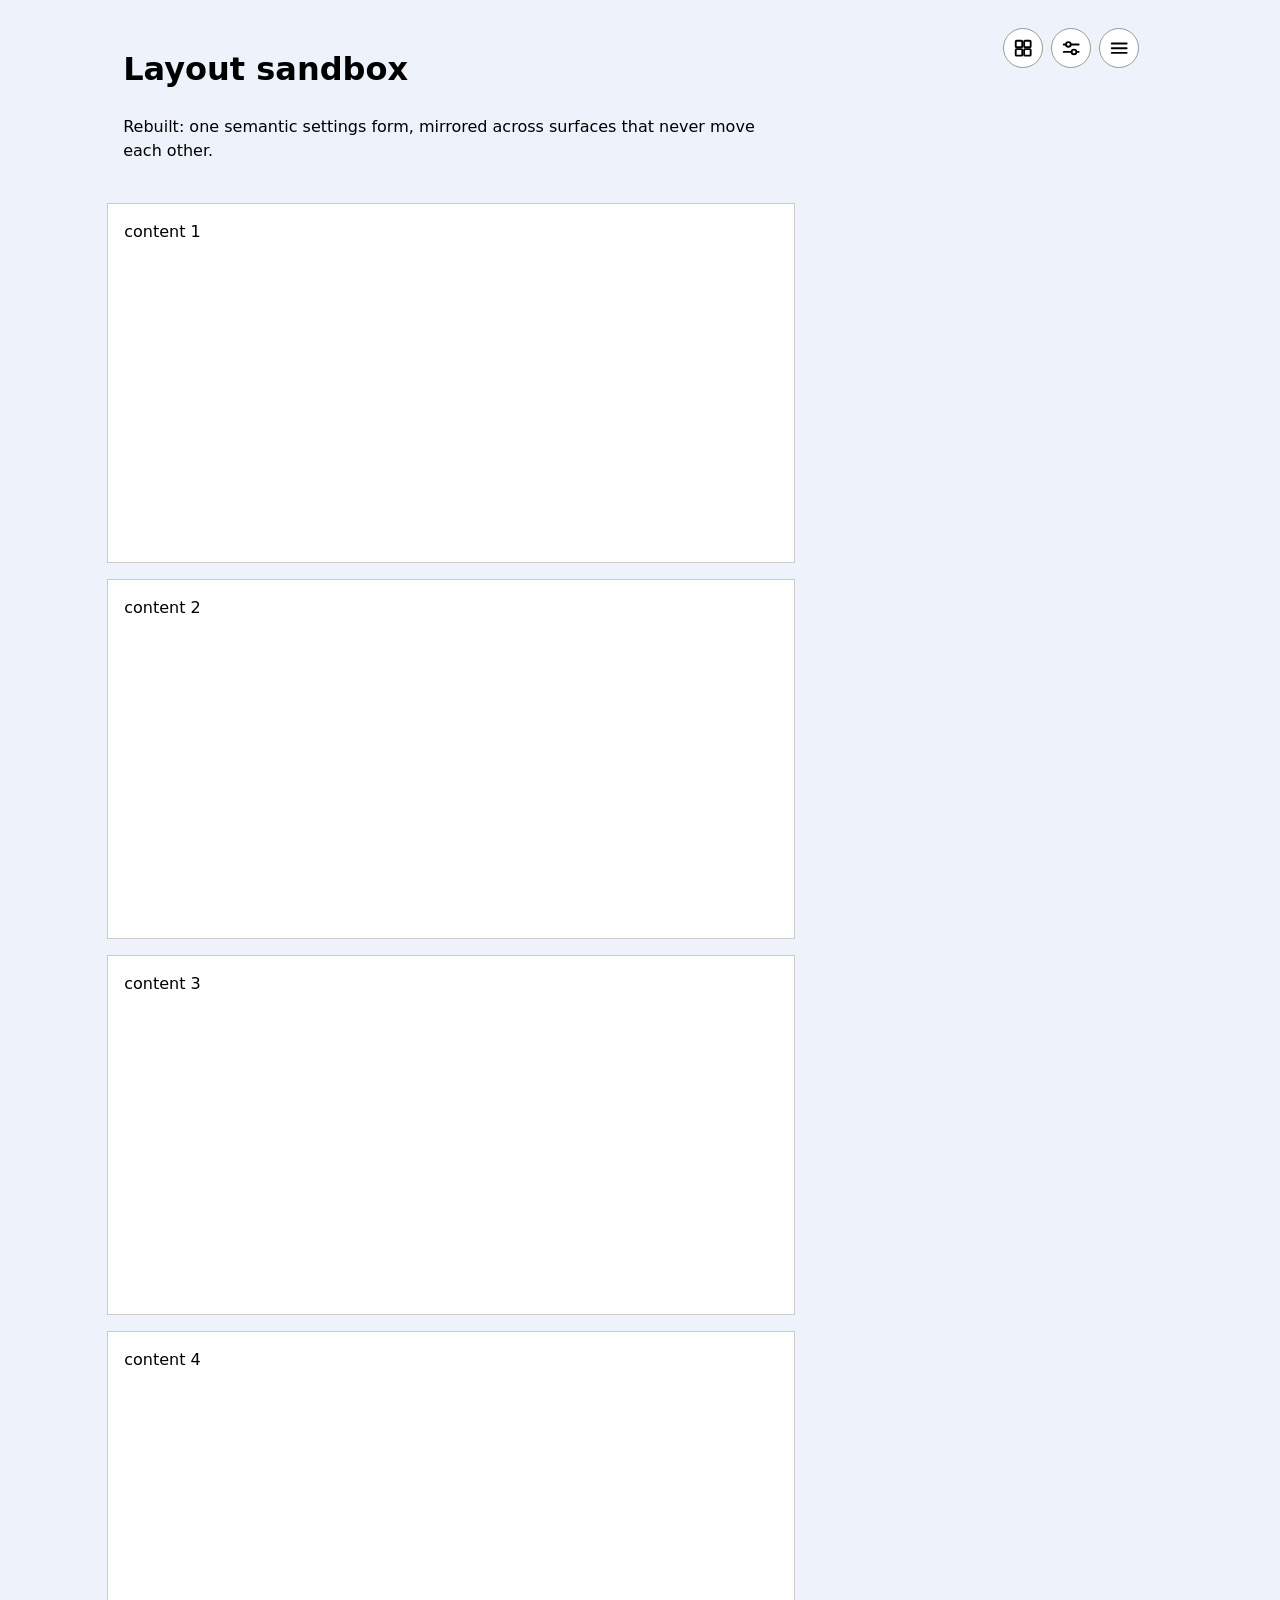
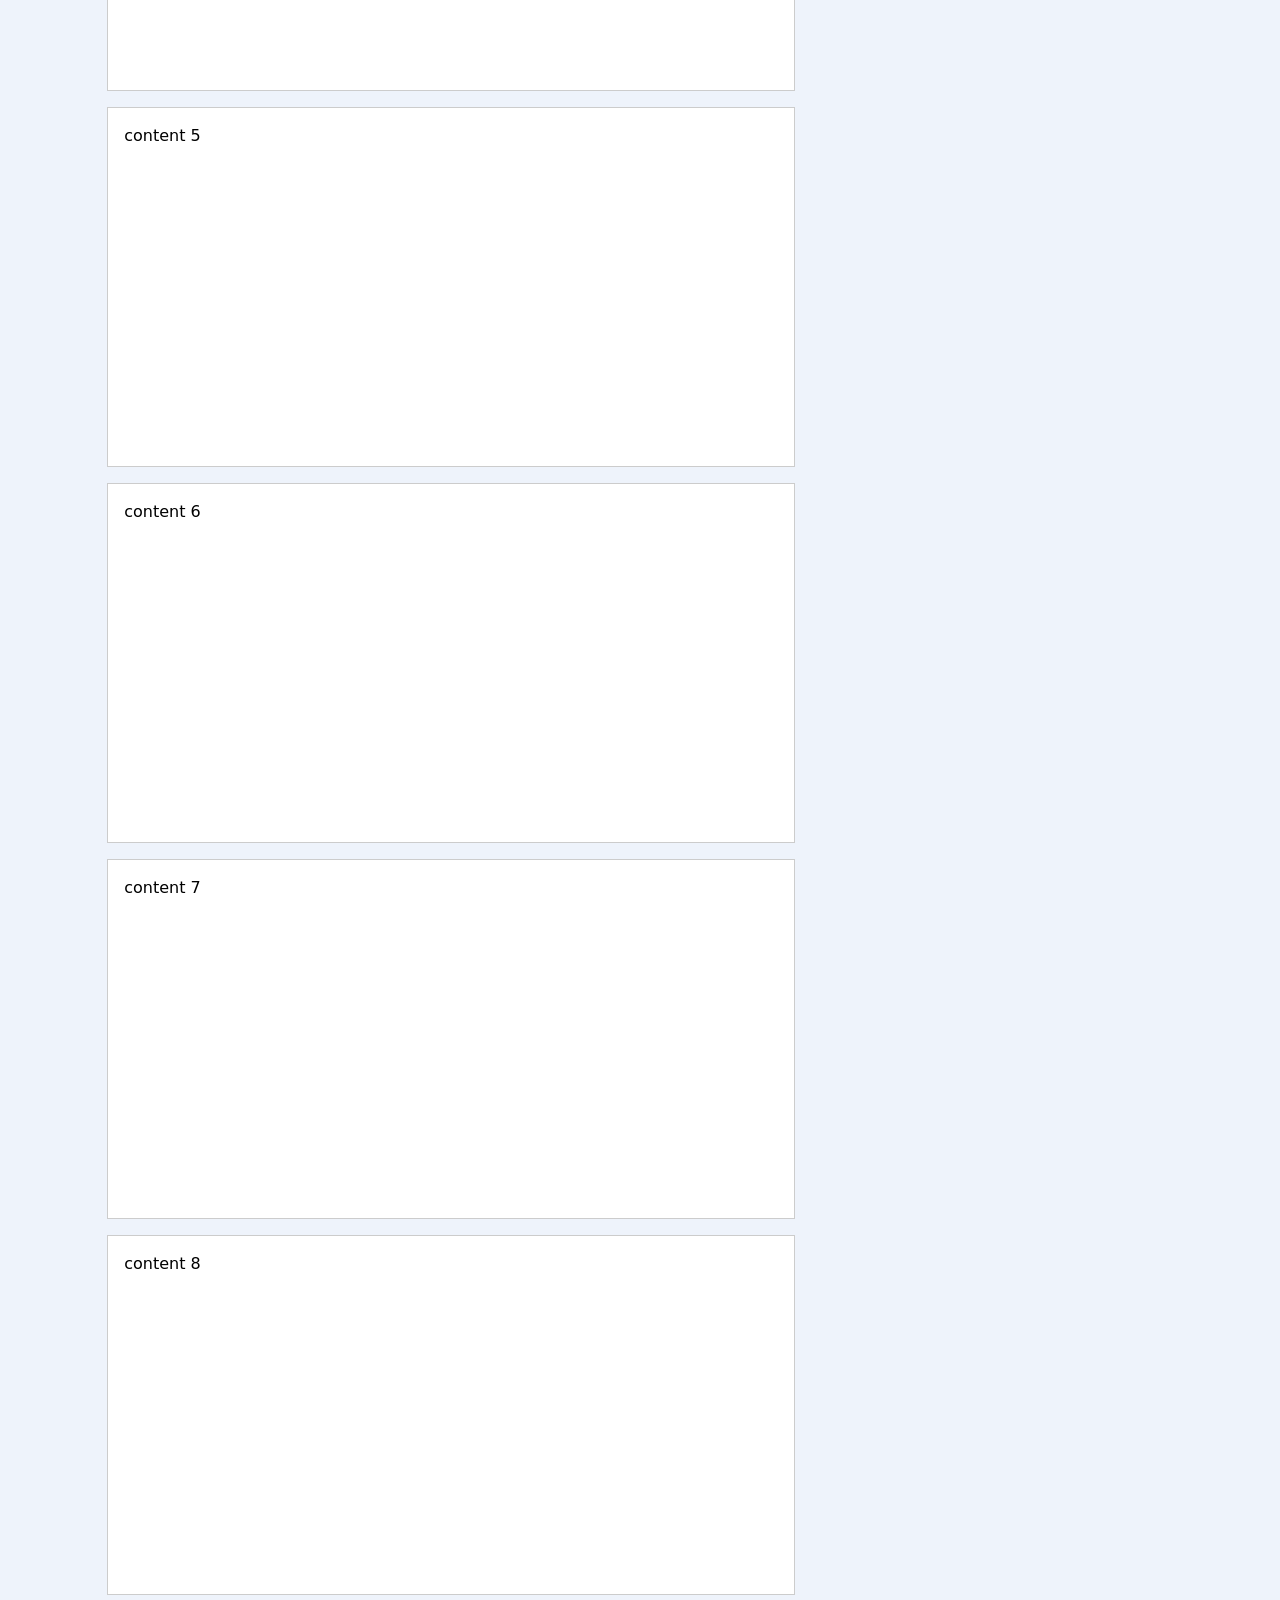
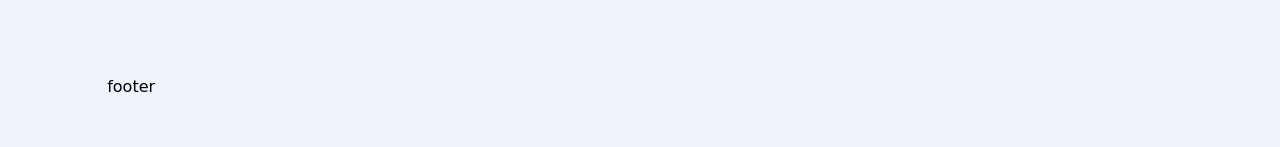
<file: experiments/shell.html>
<!doctype html>
<html lang='en'>

<head>
	<meta charset='utf-8'>
	<meta name='viewport' content='width=device-width, initial-scale=1'>
	<title>Shell</title>

	<style>
		/* ============================================================
		   SHELL - the bare-min standalone extracted from layout-sandbox.html
		   (debug aids stripped: situation badge, page-type toggle, region tints).
		   This is the proven shell that ports to the real site. Canonical spec +
		   axis map: notes/layout-lab-notes.md.

		   Built on three principles:

		   1. The settings are ONE semantic form (fieldset/legend/radio/range).
		      The markup carries NO layout - CSS arranges it per situation.
		   2. MIRROR MODEL: the persistent band and the toolbar popover are
		      SEPARATE instances of that form. Neither owns state - both are
		      dumb mirrors of data-* on <html>. Nothing moves or redraws
		      anything else, so scroll/resize/open-state can't fight.
		   3. CSS organized by NAMED SITUATION - base first, then one complete
		      block per situation in ascending width order. "What happens at
		      width X" reads top to bottom; no source-order surprises.

		   The named situations (see notes/layout-lab-notes.md):
		     BASE            list-small-over   (menu can only go over content)
		     >= 1024         list-dedicated-sidebar
		     >= 1200 (grid)  grid-2-tray-over
		     >= 1450 (grid)  grid-2-settings-band / scrolled
		     >= 1600 (grid)  grid-3-...
		   (>= 2400 used to be a situation - retired; the menu now prefers the free
		    side at every width and flips only when it must.)
		   ============================================================ */

		*,
		*::before,
		*::after {
			box-sizing: border-box;
		}

		:root {
			/* shell + wall measures - everything derives from these */
			--layout-list-column: 720px;
			--layout-tray-sidebar: 320px;

			--layout-wall-columns: 2;
			--layout-wall-lane: 36rem;
			--layout-wall-gap: 4rem;
			--layout-wall-inset: 4vw;
			--layout-wall-max: calc(var(--layout-wall-columns) * var(--layout-wall-lane) + (var(--layout-wall-columns) - 1) * var(--layout-wall-gap));

			/* the tray's footprint - the wall reserves this column on the
			   right so the sticky trigger tray always has its own lane. */
			--layout-tray-width: 6rem;
			--layout-tray-reserve: calc(var(--layout-tray-width) + 2rem);

			/* panel (popover) placement + size. placePanel READS these via
			   getComputedStyle, so the JS re-encodes no numbers - CSS is the single
			   source for every layout constant, structure and behaviour agree. */
			--layout-panel-gap: 8px;
			--layout-panel-edge: 8px;
			--layout-panel-min: 280px;
			--layout-panel-max: 360px;

			/* one demo token so you can SEE the mirror sync take effect */
			--page-bg: #eef3fb;
		}

		/* a visible reaction to data-scheme, proving both form instances sync */
		html[data-scheme='dark'] {
			--page-bg: #2a2d33;
			color-scheme: dark;
		}

		body {
			margin: 0;
			font-family: system-ui, sans-serif;
			line-height: 1.5;
			background: var(--page-bg);
		}

		/* ---- the settings FORM (one partial, mounted twice) ----
		   Pure semantics + minimal type. NO placement here - situations arrange it. */
		.settings {
			margin: 0;
			border: 0;
			padding: 0;

			display: flex;
			flex-direction: column;
			gap: 0.75rem;
		}

		.settings .setting {
			margin: 0;
			border: 1px solid #ccc;
			padding: 0.6rem 0.8rem;
			background: Canvas;
		}

		.settings legend {
			padding: 0;
			font-weight: 600;
		}

		.settings .options {
			display: flex;
			flex-wrap: wrap;
			gap: 0.25rem 0.9rem;
			margin-top: 0.35rem;
		}

		.settings label {
			display: inline-flex;
			align-items: center;
			gap: 0.35rem;
		}

		/* ---- the toolbar housing (trigger + popover) ----
		   Triggers are circular glyph buttons so several (Settings, Pages,
		   back-to-top) stack cleanly - a text label doesn't scale. */
		.trigger {
			width: 2.5rem;
			height: 2.5rem;
			padding: 0;

			display: inline-flex;
			align-items: center;
			justify-content: center;

			border: 1px solid var(--stroke, #999);
			border-radius: 50%;
			background: Canvas;
			color: CanvasText;
			cursor: pointer;
		}

		.trigger .glyph {
			width: 1.4rem;
			height: 1.4rem;
			fill: none;
			stroke: currentColor;
			stroke-width: 2;
			stroke-linecap: round;
		}

		.trigger .glyph circle {
			fill: Canvas;
		}

		/* the back-to-top arrow is a REVEAL member: it only appears once you've
		   scrolled past, in the situations that reveal the tray members (below). Hidden
		   everywhere else - it has no business in the base top bar. */
		.trigger[data-to-top] {
			display: none;
		}

		/* The grid toggle is the DOOR IN, not a two-way switch. It appears only
		   where grid is available (>= 1200) AND only in LIST view.

		   Once you are IN grid it is gone: the settings panel already carries the
		   Layout row, so a grid glyph in the tray would be a second control for a
		   job that's already covered - and the rank says contextual extras only
		   hold a slot while they have a job. (The real site learned this twice
		   over: every glyph tried for a layout switch just read as "menu".) */
		.trigger[data-grid-toggle] {
			display: none;
		}

		@media (width >= 1200px) {
			html:not([data-view='grid']) .trigger[data-grid-toggle] {
				display: inline-flex;
			}
		}

		.panel {
			/* The popover instance. WHERE it lands is set by JS (placePanel, in the
			   script) - NOT by CSS anchor positioning, which is Chrome-only and so
			   could never be "bulletproof on every browser." CSS here owns only the
			   popover's SIZE and skin; the script reads the trigger's rect on open
			   and sets `position: fixed` + top/left, clamped inside the viewport.
			   The locked placement rules (axis -> below/beside, beside prefers the
			   free side) are inputs to that function, identical in every browser. */
			margin: 0;
			border: 1px solid #333;
			padding: 1rem;
			background: Canvas;

			/* fixed from the start so there's never a flow-positioned first frame;
			   the script overwrites top/left before paint. A sensible size the JS
			   then places - width is content-driven, capped so it never sprawls. */
			position: fixed;
			inset: auto;
			width: max-content;
			min-width: min(var(--layout-panel-min), calc(100vw - 1rem));
			max-width: min(var(--layout-panel-max), calc(100vw - 1rem));
		}

		/* The native ::backdrop stays invisible - we DON'T dim with it. Each popover
		   owns its own ::backdrop, so switching menu A -> B destroys A's and builds
		   B's: it BLINKS. We dim with our OWN persistent element (.shell-shade) instead,
		   so it can hold steady across a switch and animate on the real open/close. */
		.panel::backdrop {
			background: transparent;
		}

		/* ~~~ OUR OWN SHADE (one persistent element, not the native ::backdrop) ~~~
		   Shown/hidden by the JS reconcile (see script), which keys off the same
		   [data-over] signal - only an over-content menu dims. To change the policy:
		   always dim = have reconcile ignore data-over; never dim = never add is-shown.

		   z-index sits BELOW the shell-tray (5): content dims, but the triggers stay
		   bright and clickable ON TOP of the dim - so you can switch straight from one
		   menu to another without first dismissing (that switch is what must not blink).
		   The open menu is a popover in the top layer, always above the shade. */
		.shell-shade {
			position: fixed;
			inset: 0;
			z-index: 4;

			background: rgb(0 0 0 / 0.15);
			opacity: 0;
			pointer-events: none;

			transition: opacity 180ms ease;
		}

		.shell-shade.is-shown {
			opacity: 1;
			pointer-events: auto;
		}

		/* the fade is polish; the dim state itself is functional. Reduced motion
		   keeps the dim, drops the animation. */
		@media (prefers-reduced-motion: reduce) {
			.shell-shade {
				transition: none;
			}
		}

		/* ============================================================
		   BASE  =  list-small-over
		   Single column. Trigger sits in a sticky top bar. The menu is the
		   only settings surface, and it can only go OVER content (dim on).
		   The persistent band does not exist here.
		   ============================================================ */

		.page-wrapper {
			display: flex;
			flex-direction: column;
			min-height: 100dvh;
		}

		.shell-tray {
			position: sticky;
			top: 0;
			z-index: 5;

			/* shell-tray POSITIONS the toolbar (top bar / sticky tray); the toolbar
			   itself flexes the triggers. */
			display: flex;
			justify-content: flex-end;

			padding: 0.75rem 1rem;
			background: color-mix(in srgb, var(--page-bg), #000 4%);
		}

		/* the trigger toolbar - a clear flex parent so any number of triggers
		   arrange together.

		   ~~~ LOCKED RULE 1: THE TOOLBAR'S AXIS DECIDES WHERE THE MENU OPENS ~~~

		     row    -> menu opens BELOW    (a row sits ABOVE the content)
		     column -> menu opens BESIDE   (a column sits BESIDE the content)

		   The axis already encodes where the content is, so the open-direction is
		   DERIVED from it - never picked per breakpoint. This is the same move as
		   the tray itself: derive, don't guess. The placement script reads this
		   very flex-direction to choose below vs beside, so a situation that sets the
		   toolbar's axis has thereby ALREADY decided the menu's direction - one
		   source of truth, no second place to keep in sync.

		   ~~~ LOCKED RULE 2: THE PRIMARY TAKES THE CORNER-MOST SLOT ~~~

		     row    -> primary sits at the RIGHT end   (hence row-reverse)
		     column -> primary sits at the TOP

		   Both land it nearest the TOP-RIGHT corner - where the eye and hand already
		   go for nav. Same derivation as rule 1: the axis decides, we don't place by
		   hand. DOM order stays importance-order (menu, settings, grid, back-to-top),
		   so `row-reverse` is what puts the primary in the corner without reordering
		   the source. Rank: MENU (primary, every page) > filters (fun, page-specific)
		   > contextual extras (grid toggle, back-to-top).

		   Note: in the row the visual order runs opposite the tab order. That's fine
		   here - these are independent icon buttons, so no meaning rides on their
		   sequence, and source order keeps the PRIMARY reachable first by keyboard. */
		.toolbar {
			display: flex;
			/* row-REVERSE: DOM is importance-first, so reversing lands the primary
			   at the right end - the corner-most slot (locked rule 2). */
			flex-direction: row-reverse;
			gap: 0.5rem;
		}

		main {
			padding: 1rem;
		}

		.page-header {
			padding: 0.5rem 1rem;
		}

		/* the persistent band is a fancy-grid-only surface - hidden by default */
		.settings-band {
			display: none;
		}

		.timeline {
			margin: 0;
			padding: 0;
			list-style: none;

			/* a readable reading column in list mode */
			max-width: var(--layout-list-column);
		}

		.block {
			border: 1px solid #ccc;
			padding: 1rem;
			margin-block: 1rem;
			min-height: 40vh;
			background: Canvas;
		}

		.shell-footer {
			padding: 2rem 1rem;
		}

		/* ============================================================
		   list-dedicated-sidebar   (>= 1024)
		   The shell becomes two columns; the trigger lives in a side tray.
		   The menu opens into the tray's OWN space -> no dim.
		   ============================================================ */
		@media (width >= 1024px) {
			.page-wrapper {
				display: grid;
				grid-template-columns:
					minmax(1rem, 1fr)
					minmax(0, var(--layout-list-column))
					var(--layout-tray-sidebar)
					minmax(1rem, 1.5fr);
				grid-template-rows: 1fr auto;
				column-gap: 1.5rem;
			}

			main {
				grid-column: 2;
				grid-row: 1;
			}

			.shell-footer {
				grid-column: 2;
				grid-row: 2;
			}

			.shell-tray {
				grid-column: 3;
				grid-row: 1 / -1;
				align-self: start;

				/* sticky so the toolbar (and its open menu) stay in view as you
				   scroll - a side column, no background band when unoccupied. */
				position: sticky;
				top: 1rem;
				background: transparent;
			}

			/* the toolbar stays a ROW here, hugging the right - so per the locked
			   axis rule the menu keeps opening BELOW it (the base .panel placement
			   carries over; this block deliberately does NOT re-aim the menu).
			   flex-start is the visual RIGHT under row-reverse - same "hug the
			   right" intent as before, just expressed on the reversed axis. */
			.toolbar {
				flex-direction: row-reverse;
				justify-content: flex-start;
			}

			/* This situation has a DEDICATED sidebar column (--layout-tray-sidebar). Constrain
			   the menus to it so they live in that space CONSISTENTLY - otherwise the
			   wide settings panel (360) spills past the content edge and dims while the
			   narrow Pages menu (280) fits, and the same tray behaves two ways. Capped
			   to the tray width, both clear the content and read as one sidebar panel.
			   List only - grid wants the full 360 cap beside the wall. */
			html:not([data-view='grid']) .panel {
				max-width: var(--layout-tray-sidebar);
			}
			/* (no ::backdrop rule here anymore - the shade reconcile in the script
			   keys off [data-over], which placePanel sets from the real placement.) */
		}

		/* ============================================================
		   grid-2-tray-over   (>= 1200, data-view='grid')
		   The wall. A thin trigger tray on the right. The menu prefers the free
		   margin (placePanel); where the tray is hard against the edge it flips onto
		   the wall and dims (data-over). No persistent band yet (that starts at 1450).
		   ============================================================ */
		@media (width >= 1200px) {
			html[data-view='grid'] .page-wrapper {
				grid-template-columns:
					minmax(1rem, var(--layout-wall-inset))
					1fr
					max-content;
			}

			html[data-view='grid'] main,
			html[data-view='grid'] .shell-footer {
				grid-column: 2;
			}

			html[data-view='grid'] .shell-tray {
				grid-column: 3;
				align-items: flex-start;
			}

			/* the toolbar is a COLUMN here - this is a thin tray BESIDE the wall,
			   not a bar above it. Per the locked axis rule, column -> the menu
			   opens BESIDE (set together, just below). */
			html[data-view='grid'] .toolbar {
				flex-direction: column;
			}

			html[data-view='grid'] .timeline {
				display: grid;
				grid-template-columns: repeat(var(--layout-wall-columns), 1fr);
				gap: var(--layout-wall-gap);
				max-width: var(--layout-wall-max);
			}

			/* intro reads as lane one */
			html[data-view='grid'] .page-header {
				max-width: var(--layout-wall-lane);
			}

			/* column toolbar -> BESIDE (locked rule 1). Which side is not a
			   breakpoint question - it's "where is the free space?" - and the
			   placement script answers it live from the trigger's rect: the tray
			   hugs the wall, so it PREFERS the free margin to the RIGHT and falls
			   back to the LEFT (over the wall) only where there's no room right
			   (the 1200-1450 template puts the tray hard against the viewport edge).
			   No `.panel` positioning lives in CSS anymore - see placePanel. */
		}

		/* ============================================================
		   grid-2-settings-band / scrolled   (>= 1450, data-view='grid')
		   The persistent settings BAND appears (a separate mirror instance),
		   sharing the wall's columns. The shell-tray stays the sticky tray
		   in the reserved right column: it rides the page and pins to the top
		   (top: 1rem), so the menu is reachable at every scroll depth with no
		   magic number. While the band is in view only the always-there nav
		   glyph shows; scrolling past it (data-scrolled) rejoins the settings /
		   grid / back-to-top members to the tray.
		   ============================================================ */
		@media (width >= 1450px) {
			/* the tray HUGS the wall's right edge, not the viewport's. The wall
			   column is sized to the content (wall-max) instead of greedily filling
			   1fr, so the tray sits right beside the cards where the eye already is -
			   not floating out in dead right-margin. A trailing flexible column soaks
			   up whatever width is left over. */
			html[data-view='grid'] .page-wrapper {
				grid-template-columns:
					minmax(1rem, var(--layout-wall-inset))
					minmax(0, var(--layout-wall-max))
					var(--layout-tray-reserve)
					minmax(0, 1fr);
			}

			/* main shares the wall's columns so the band + intro + cards align.
			   NOT tied to scroll: the wall grid is identical whether the band is
			   in view or scrolled past (that stability is what stopped the reflow). */
			/* The TOP is its own composition, deliberately NOT the wall's columns:
			   the intro breaks out wide (3fr, past the wall's lane line) for
			   presence, and the filters take the top-right (2fr) to decorate the
			   negative space. The wall spans below on its own grid. */
			html[data-view='grid'] main {
				display: grid;
				grid-template-columns: 3fr 2fr;
				grid-template-areas:
					"intro settings"
					"wall  wall";
				column-gap: var(--layout-wall-gap);
				/* "time to breathe" - a generous gap before the content, so the top
				   reads as a composed, airy space, not a packed header. */
				row-gap: 6rem;
				max-width: var(--layout-wall-max);
				align-items: start;
			}

			/* the intro has PRESENCE - big, bleeds past the grid rather than
			   snapping to a lane. */
			html[data-view='grid'] .page-header {
				grid-area: intro;
				max-width: none;
				background: transparent;
				padding: 0;
			}

			html[data-view='grid'] .page-header h1 {
				font-size: clamp(2.5rem, 5vw, 4rem);
				line-height: 1.05;
				margin: 0 0 0.5rem;
			}

			/* the FILTERS decorate the top-right corner - NOT a box. No borders, no
			   background; the controls just float in the negative space. */
			html[data-view='grid'] .settings-band {
				display: block;
				grid-area: settings;
			}

			/* the apparatus breathes: control groups spread across the top-right with
			   generous space, no boxes. */
			html[data-view='grid'] .settings-band .settings {
				display: grid;
				grid-template-columns: repeat(2, max-content);
				gap: 1.75rem 2.5rem;
				align-items: start;
			}

			html[data-view='grid'] .settings-band .setting {
				border: none;
				background: transparent;
				padding: 0;
			}

			/* quiet labels - the apparatus is ambient texture, not shouting form */
			html[data-view='grid'] .settings-band legend {
				font-size: 0.8rem;
				font-weight: 500;
				letter-spacing: 0.02em;
				text-transform: uppercase;
				opacity: 0.55;
			}

			html[data-view='grid'] .settings-band .options {
				margin-top: 0.4rem;
			}

			html[data-view='grid'] .timeline {
				grid-area: wall;
			}

			/* the shell-tray stays the sticky tray in its reserved column. It
			   rides the page in flow and pins to the top (top: 1rem) as you scroll,
			   so the menu is always reachable with no magic number - it owns a real
			   lane rather than floating at a hardcoded offset. */
			html[data-view='grid'] .shell-tray {
				position: sticky;
				top: 1rem;
				grid-column: 3;

				/* push the toolbar to the tray's INNER edge (base is flex-end, for
				   the top bar) so the glyphs sit against the wall, not out in the
				   right margin. */
				justify-content: flex-start;
			}

			/* the tray stacks its glyphs vertically (per the Figma clusters), aligned
			   to the tray's INNER edge so the glyphs sit right against the wall's
			   right edge - beside the content, not out in the margin.
			   Plain `column` (not reverse) IS locked rule 2 here: DOM is
			   importance-first, so the primary lands at the TOP for free. */
			html[data-view='grid'] .toolbar {
				flex-direction: column;
				align-items: flex-start;
			}

			/* Settings and back-to-top are the REVEAL members here: the persistent
			   band already shows the settings (incl. Layout) at the top, so they stay
			   hidden until you scroll past the band - then settings rejoins the tray.
			   Only the NAV (pages) is always visible.

			   The grid toggle is NOT listed: it doesn't exist in grid at all (it's
			   the door IN - see its base rule), so there's nothing here to reveal. */
			html[data-view='grid'] .trigger[popovertarget='settings-panel'],
			html[data-view='grid'] .trigger[data-to-top] {
				display: none;
			}

			html[data-view='grid'][data-scrolled] .trigger[popovertarget='settings-panel'],
			html[data-view='grid'][data-scrolled] .trigger[data-to-top] {
				display: inline-flex;
			}
		}

		/* ============================================================
		   grid-3-...   (>= 1600, data-view='grid')
		   Three columns. Only --layout-wall-columns changes; the wall, band, and tray
		   all derive from it - the tray keeps its reserved column, no re-layout.
		   (Moved 1900 -> 1600 on 2026-07-16, Derek's eye. Note: at 1600 three
		   36rem lanes can't fit full-measure, so the 1fr lanes shrink to ~27rem -
		   3 lanes sooner, narrower cards. If that's too tight, lower --layout-wall-lane
		   rather than push this back up.) */
		@media (width >= 1600px) {
			:root {
				--layout-wall-columns: 3;
			}
		}

		/* ============================================================
		   grid-3-...-dedicated-sidebar   (>= 2400)  --  RETIRED, deliberately.

		   This situation used to exist only to say "now there's room on the right,
		   so open right." That is no longer a width question: the grid menu PREFERS
		   right at every width and flip-inline handles the no-room case on its own
		   (see the >= 1200 block). A breakpoint whose entire job was guessing at
		   available room is exactly the guess the browser answers better.

		   2400 is therefore no longer a named situation - don't re-add one here
		   without a reason that isn't "how much room is there".
		   ============================================================ */

		/* ---- plain page ---- */
		.plain-content {
			display: none;
			max-width: var(--layout-list-column);
		}

		.plain-content h2 {
			margin-top: 0;
		}

		/* PLAIN PAGE mode: no wall, no persistent band, no grid toggle - the shell
		   stays but the chrome is the calm list-mode version. Simple and clear. */
		html[data-page='plain'] .settings-band,
		html[data-page='plain'] .timeline,
		html[data-page='plain'] .trigger[data-grid-toggle] {
			display: none;
		}

		html[data-page='plain'] .plain-content {
			display: block;
		}
	</style>
</head>

<body>
	<!-- OUR OWN shade - one persistent element we fade in/out ourselves, so a
		panel-to-panel switch keeps it up instead of blinking (the native per-popover
		::backdrop can't). Driven by the JS reconcile; see .shell-shade in the styles. -->
	<div class='shell-shade'></div>

	<div class='page-wrapper'>
		<!-- The toolbar HOUSING: a trigger + one popover instance of the settings
			form. CSS positions this per situation (sticky top bar -> sticky tray
			in its reserved column); the popover is placed beside/below its trigger by
			the placePanel script (cross-browser, no CSS anchor positioning). -->
		<header class='shell-tray'>
			<!-- The TOOLBAR: a flex toolbar of triggers. Always assume 2+ - each
				opens its own panel (its own popover instance). Styling is placeholder;
				what matters is the toolbar has a clear parent that flexes them.

				~~~ LOCKED: DOM ORDER IS IMPORTANCE ORDER, PRIMARY FIRST ~~~
				  1. MENU (pages) - PRIMARY. The most important trigger, on EVERY page.
				  2. Settings/filters - secondary. "For fun", and page-specific.
				  3. Contextual extras (grid toggle, back-to-top) - LAST, conditional.
				Source order = importance, so the keyboard reaches the primary first.
				The CSS then puts the primary in the CORNER-most slot per axis
				(see .toolbar). Add a trigger at the rank it earns, not at the end. -->
			<div class='toolbar'>
				<!-- PRIMARY: site navigation. Always present, every page, every scroll
					position - it is the one member that never has to earn its slot. -->
				<button
					type='button'
					class='trigger'
					popovertarget='pages-menu'
					aria-label='Pages'
				>
					<svg
						class='glyph'
						viewBox='0 0 24 24'
						aria-hidden='true'
						focusable='false'
					>
						<line x1='4' y1='7' x2='20' y2='7' />
						<line x1='4' y1='12' x2='20' y2='12' />
						<line x1='4' y1='17' x2='20' y2='17' />
					</svg>
				</button>

				<!-- SECONDARY: the settings/filters. Fun, not load-bearing, and only
					on pages that have something to filter. -->
				<button
					type='button'
					class='trigger'
					popovertarget='settings-panel'
					aria-label='Display settings'
				>
					<svg
						class='glyph'
						viewBox='0 0 24 24'
						aria-hidden='true'
						focusable='false'
					>
						<line x1='4' y1='8' x2='20' y2='8' />
						<circle cx='9' cy='8' r='2.5' />
						<line x1='4' y1='16' x2='20' y2='16' />
						<circle cx='15' cy='16' r='2.5' />
					</svg>
				</button>

				<!-- CONTEXTUAL: the DOOR INTO grid mode - one-way, by design. Appears
					only where grid exists (>= 1200) AND only in list view; the way back
					out is the settings panel's Layout row. Labelled "View as grid", not
					"toggle", because it never does the return trip. Mirrors the
					in-settings Layout radio (both just write the 'view' state). -->
				<button
					type='button'
					class='trigger'
					data-grid-toggle
					aria-label='View as grid'
				>
					<svg
						class='glyph'
						viewBox='0 0 24 24'
						aria-hidden='true'
						focusable='false'
					>
						<rect x='4' y='4' width='7' height='7' rx='1' />
						<rect x='13' y='4' width='7' height='7' rx='1' />
						<rect x='4' y='13' width='7' height='7' rx='1' />
						<rect x='13' y='13' width='7' height='7' rx='1' />
					</svg>
				</button>

				<button
					type='button'
					class='trigger'
					data-to-top
					aria-label='Back to top'
				>
					<svg
						class='glyph'
						viewBox='0 0 24 24'
						aria-hidden='true'
						focusable='false'
					>
						<line x1='12' y1='19' x2='12' y2='6' />
						<polyline points='6 12 12 6 18 12' fill='none' />
					</svg>
				</button>
			</div>

			<div
				id='settings-panel'
				popover
				class='panel'
			>
				<!-- SETTINGS FORM - instance B (the toolbar popover). Identical to
					the band instance below; in the real app both come from one
					partial. Both are dumb mirrors of data-* on <html>. -->
				<form class='settings' aria-label='Display settings'>
					<fieldset class='setting'>
						<legend>Color scheme</legend>

						<div class='options'>
							<label><input type='radio' name='scheme' value='system' checked> System</label>

							<label><input type='radio' name='scheme' value='light'> Light</label>

							<label><input type='radio' name='scheme' value='dark'> Dark</label>
						</div>
					</fieldset>

					<fieldset class='setting'>
						<legend>Brand</legend>

						<div class='options'>
							<label><input type='radio' name='brand' value='personal' checked> Personal</label>

							<label><input type='radio' name='brand' value='marketing'> Marketing</label>

							<label><input type='radio' name='brand' value='product'> Product</label>
						</div>
					</fieldset>

					<fieldset class='setting'>
						<legend>Sound</legend>

						<div class='options'>
							<label><input type='radio' name='sound' value='off' checked> Off</label>

							<label><input type='radio' name='sound' value='on'> On</label>
						</div>
					</fieldset>

					<fieldset class='setting'>
						<legend>Layout</legend>

						<div class='options'>
							<label><input type='radio' name='view' value='list' checked> List</label>

							<label><input type='radio' name='view' value='grid'> Grid</label>
						</div>
					</fieldset>

					<fieldset class='setting'>
						<legend>Filter</legend>

						<div class='options'>
							<label>Depth <input type='range' name='filter' min='1' max='6' value='1'></label>
						</div>
					</fieldset>
				</form>
			</div>

			<!-- A SECOND panel in the same housing (proves the toolbar holds many).
				Its own popover instance, placed beside/below its OWN trigger (the
				placePanel script reads each trigger's rect - so the two menus land by
				their own glyphs, not both at the toolbar). -->
			<nav
				id='pages-menu'
				popover
				class='panel'
				aria-label='Pages'
			>
				<ul>
					<li><a href='#'>Home</a></li>

					<li><a href='#'>How I work</a></li>

					<li><a href='#'>Now</a></li>

					<li><a href='#'>Contact</a></li>
				</ul>
			</nav>
		</header>

		<main>
			<header class='page-header'>
				<h1>Layout sandbox</h1>

				<p>Rebuilt: one semantic settings form, mirrored across surfaces that never move each other.</p>
			</header>

			<!-- The PERSISTENT BAND - instance A of the settings form. Its own node,
				always in flow, never becomes a popover, never moves. Shown only on
				fancy grid widths. -->
			<section class='settings-band' aria-label='Settings'>
				<form class='settings' aria-label='Display settings'>
					<fieldset class='setting'>
						<legend>Color scheme</legend>

						<div class='options'>
							<label><input type='radio' name='scheme' value='system' checked> System</label>

							<label><input type='radio' name='scheme' value='light'> Light</label>

							<label><input type='radio' name='scheme' value='dark'> Dark</label>
						</div>
					</fieldset>

					<fieldset class='setting'>
						<legend>Brand</legend>

						<div class='options'>
							<label><input type='radio' name='brand' value='personal' checked> Personal</label>

							<label><input type='radio' name='brand' value='marketing'> Marketing</label>

							<label><input type='radio' name='brand' value='product'> Product</label>
						</div>
					</fieldset>

					<fieldset class='setting'>
						<legend>Sound</legend>

						<div class='options'>
							<label><input type='radio' name='sound' value='off' checked> Off</label>

							<label><input type='radio' name='sound' value='on'> On</label>
						</div>
					</fieldset>

					<fieldset class='setting'>
						<legend>Layout</legend>

						<div class='options'>
							<label><input type='radio' name='view' value='list' checked> List</label>

							<label><input type='radio' name='view' value='grid'> Grid</label>
						</div>
					</fieldset>

					<fieldset class='setting'>
						<legend>Filter</legend>

						<div class='options'>
							<label>Depth <input type='range' name='filter' min='1' max='6' value='1'></label>
						</div>
					</fieldset>
				</form>
			</section>

			<ol class='timeline'>
				<li class='block'>content 1</li>

				<li class='block'>content 2</li>

				<li class='block'>content 3</li>

				<li class='block'>content 4</li>

				<li class='block'>content 5</li>

				<li class='block'>content 6</li>

				<li class='block'>content 7</li>

				<li class='block'>content 8</li>
			</ol>

			<!-- PLAIN PAGE content - shown only in plain mode. No wall, no band, no
				grid. Just the shell chrome + ordinary content, simple and clear. -->
			<section class='plain-content'>
				<h2>A plain page</h2>

				<p>How I work / Now / Contact / a case study - the majority of pages. No wall, no persistent band, no grid toggle. The outer shell stays (nav + footer), but the chrome is the calm, conventional list-mode version.</p>

				<p>The weird apparatus is only for the exploration pages. Here, nav is simple and gets out of the way.</p>

				<p>This is where we check that the same page-header and the same toolbar still read well with no timeline beneath them.</p>
			</section>
		</main>

		<footer class='shell-footer'>
			<p>footer</p>
		</footer>
	</div>

	<script>
		// ------------------------------------------------------------------
		// MIRROR MODEL - one source of truth, many dumb mirrors.
		//
		// State lives on <html> (data-*) + localStorage. Every settings control,
		// in every instance, is a mirror: on change it writes the state; on write
		// EVERY instance's matching control is set to match (reflect-all). No node
		// moves or redraws another - they just all watch the same value.
		// ------------------------------------------------------------------
		var root = document.documentElement;

		// "absent = default": for these values we REMOVE the attribute (the default
		// look is the bare :root), matching the real site's FOUC convention.
		var DEFAULTS = { scheme: 'system', brand: 'personal', sound: 'off', view: 'list', filter: '1' };

		function reflectAll(name, value) {
			document.querySelectorAll('.settings [name="' + name + '"]').forEach(function (input) {
				if (input.type === 'radio') {
					input.checked = (input.value === value);
				} else {
					input.value = value;
				}
			});
		}

		function applyState(name, value) {
			if (DEFAULTS[name] === value) {
				root.removeAttribute('data-' + name);
			} else {
				root.setAttribute('data-' + name, value);
			}

			try {
				localStorage.setItem(name, value);
			} catch (error) {
				// private-mode storage throw - state still lives on <html>
			}

			reflectAll(name, value);

			// this state may have hidden a trigger (e.g. 'view' -> grid moves the
			// settings into the band); a panel may not outlive its trigger.
			closeOrphanedPanels();
		}

		// One delegated listener covers every instance (the mirror model's payoff -
		// N copies, one handler, none owning the state).
		document.addEventListener('change', function (event) {
			if (!event.target.matches('.settings [name]')) {
				return;
			}

			applyState(event.target.name, event.target.value);
		});

		// Restore saved state on load (dumb mirrors get set from the source).
		['scheme', 'brand', 'sound', 'view', 'filter'].forEach(function (name) {
			var saved = null;

			try {
				saved = localStorage.getItem(name);
			} catch (error) {
				// no storage - defaults stand
			}

			if (saved !== null) {
				applyState(name, saved);
			}
		});

		// ------------------------------------------------------------------
		// PANEL PLACEMENT - cross-browser, NO CSS anchor positioning.
		//
		// Anchor positioning is Chrome/Edge only, so it could never be "bulletproof
		// on every browser" - in Safari/Firefox it silently no-ops and the popover
		// lands centred on screen. So we place the popover ourselves: on open, read
		// the trigger's rect and set position, identically in every browser. The
		// LOCKED RULES are the inputs, not CSS:
		//   - the toolbar's AXIS decides below vs beside (read live from
		//     flex-direction, so there's one source of truth, not two)
		//   - BESIDE prefers the free side (right, the tray's margin) and flips left
		//     only when there's no room right
		//   - the result is CLAMPED inside the viewport, so it can NEVER spill off an
		//     edge, whatever the situation - that clamp is the "1000% of the time".
		// Placed once on open; the trigger is sticky, so an open menu stays aligned
		// as you scroll (Derek's choice). Resize re-opens (below), re-running this.
		// ------------------------------------------------------------------
		// Read from CSS (--layout-panel-*), NOT hardcoded - so every layout constant
		// has ONE source and the JS re-encodes no numbers. Same move as sideRef,
		// which reads the panel's max-width cap. Fallbacks cover a missing token.
		var rootStyle = getComputedStyle(document.documentElement);
		var PANEL_GAP = parseFloat(rootStyle.getPropertyValue('--layout-panel-gap')) || 8;
		var PANEL_EDGE = parseFloat(rootStyle.getPropertyValue('--layout-panel-edge')) || 8;

		function triggerFor(panel) {
			return document.querySelector('.trigger[popovertarget="' + panel.id + '"]');
		}

		function placePanel(panel, trigger) {
			var toolbar = trigger.closest('.toolbar');
			var beside = getComputedStyle(toolbar).flexDirection.indexOf('column') === 0;

			// Align to the TOOLBAR, not the individual trigger. Every menu then shares
			// ONE clean edge (the corner-most edge of the tray), instead of stepping
			// in to whichever glyph opened it - so the pages menu and the settings
			// menu line up on the same top and the same side. The trigger only tells
			// us which toolbar + axis; the toolbar's box is what we align to.
			var c = toolbar.getBoundingClientRect();
			var w = panel.offsetWidth;
			var h = panel.offsetHeight;
			var vw = document.documentElement.clientWidth;
			var vh = document.documentElement.clientHeight;

			var top;
			var left;

			if (beside) {
				// BESIDE: align to the toolbar's top; prefer the free margin RIGHT.
				top = c.top;

				// Decide the SIDE from a SHARED reference (the menu max-width cap),
				// NOT this panel's own content width - so every menu on a tray picks
				// the SAME side. Otherwise the narrow Pages menu (fits the margin) and
				// the wide settings panel (doesn't) split, and the tray looks like it
				// behaves two different ways. This panel's real width still drives the
				// exact left/top and the viewport clamp below.
				var sideRef = parseFloat(getComputedStyle(panel).maxWidth) || w;

				if (vw - c.right >= sideRef + PANEL_GAP + PANEL_EDGE) {
					left = c.right + PANEL_GAP;
				} else {
					left = c.left - PANEL_GAP - w;
				}
			} else {
				// BELOW: drop under the toolbar, right edges aligned (opens leftward).
				top = c.bottom + PANEL_GAP;
				left = c.right - w;
			}

			// BULLETPROOF: never let any edge cross the viewport, whatever the math said.
			left = Math.max(PANEL_EDGE, Math.min(left, vw - w - PANEL_EDGE));
			top = Math.max(PANEL_EDGE, Math.min(top, vh - h - PANEL_EDGE));

			panel.style.left = Math.round(left) + 'px';
			panel.style.top = Math.round(top) + 'px';

			// "OVER" is derived, not declared per situation: the menu covers content
			// exactly when its final rectangle overlaps <main>. Opening into the
			// tray's own margin (grid, right) or the tray's own column (list sidebar)
			// does NOT overlap main -> not over; flipping onto the wall, or the base
			// bar dropping onto the page, DOES -> over. We only write the boolean;
			// the shade reconcile (below) reads it to decide whether to dim.
			var main = document.querySelector('main');
			var over = false;

			if (main) {
				var m = main.getBoundingClientRect();
				over = left < m.right && left + w > m.left && top < m.bottom && top + h > m.top;
			}

			panel.toggleAttribute('data-over', over);
		}

		// No flash of an unplaced menu, guaranteed: the popover's `toggle` event is
		// QUEUED (async), so a frame could paint between show and placement. So we
		// hide it in `beforetoggle` (which fires synchronously, before it shows) and
		// reveal it only once placed. Done via JS - NOT a CSS default - so that with
		// no JS the popover still shows (centred), keeping the no-JS floor intact.
		document.querySelectorAll('.panel').forEach(function (panel) {
			panel.addEventListener('beforetoggle', function (event) {
				if (event.newState === 'open') {
					panel.style.visibility = 'hidden';
				}
			});

			panel.addEventListener('toggle', function (event) {
				if (event.newState === 'open') {
					var trigger = triggerFor(panel);

					if (trigger) {
						placePanel(panel, trigger);
					}

					panel.style.visibility = '';
				}

				// EVERY toggle (open or close) nudges the shade to re-check itself.
				scheduleShadeReconcile();
			});
		});

		// ------------------------------------------------------------------
		// OUR OWN SHADE - one persistent element, not the native per-popover
		// ::backdrop. Why: the native backdrop belongs to each popover, so moving
		// from one menu to another destroys A's backdrop and builds B's - it BLINKS.
		// Ours stays in the DOM; we change only whether it's shown, and we must tell
		// three cases apart:
		//   - INITIALISING (closed -> a dimming menu opens): fade the shade IN
		//   - SWITCHING (one dimming menu -> another):       hold it, DON'T re-animate
		//   - CLOSING (last dimming menu -> none):           fade the shade OUT
		// A single toggle event CAN'T tell these apart - a switch fires a close AND an
		// open. So we don't react per-event: every toggle SCHEDULES one reconcile on
		// the next frame, which coalesces the close+open of a switch into a single
		// look at the SETTLED state. Then the three cases fall out of two booleans:
		//   want && !shown -> initialise (in) · !want && shown -> close (out)
		//   want &&  shown -> the switch: a deliberate no-op, so it never blinks.
		// "want" = any OVER menu is open (reuses data-over - only over-content dims).
		// ------------------------------------------------------------------
		var shade = document.querySelector('.shell-shade');
		var shadeReconcileQueued = false;

		function reconcileShade() {
			shadeReconcileQueued = false;

			var want = !!document.querySelector('.panel[data-over]:popover-open');
			var shown = shade.classList.contains('is-shown');

			if (want && !shown) {
				shade.classList.add('is-shown');
			} else if (!want && shown) {
				shade.classList.remove('is-shown');
			}
			// want && shown -> a switch between menus: leave it exactly as is.
		}

		function scheduleShadeReconcile() {
			if (shadeReconcileQueued) {
				return;
			}

			shadeReconcileQueued = true;
			requestAnimationFrame(reconcileShade);
		}

		// ------------------------------------------------------------------
		// LOCKED RULE: A PANEL MAY NOT OUTLIVE ITS TRIGGER.
		//
		// A popover lives in the top layer, so hiding its trigger does NOT close it.
		// Any STATE change that hides a trigger would otherwise strand its panel on
		// screen, anchored to something the visitor can no longer see:
		//   - switching Layout to grid: the settings move into the persistent band,
		//     so the settings trigger hides - and the stranded popover would sit on
		//     top of the wall duplicating the band that just appeared.
		//   - scrolling the band back into view: the reveal members hide again.
		//   - switching page type: a trigger that page doesn't have.
		//
		// So the condition is not a breakpoint - it's "is my trigger rendered?".
		// Derive, don't guess: ask the trigger, and the rule covers every future
		// member for free. Closing loses nothing, because the mirror model means the
		// band already shows the same controls with the same state.
		//
		// (Resizing is NOT handled here - the resize rule below closes every open
		// panel outright, which subsumes this one. This covers the doors a resize
		// never opens: a click, a scroll, a page switch.)
		// ------------------------------------------------------------------
		function closeOrphanedPanels() {
			document.querySelectorAll('.trigger[popovertarget]').forEach(function (trigger) {
				var panel = document.getElementById(trigger.getAttribute('popovertarget'));

				if (!panel || !panel.matches(':popover-open')) {
					return;
				}

				if (getComputedStyle(trigger).display === 'none') {
					panel.hidePopover();
				}
			});
		}

		// ------------------------------------------------------------------
		// LOCKED RULE: AN OPEN PANEL STAYS OPEN ACROSS A RESIZE AND RE-PLACES LIVE.
		//
		// The menu re-placing itself as the viewport changes IS the demonstration -
		// closing it would hide the exact thing this site shows off (same spirit as
		// the motion policy: the system performing itself is the pitch). Because WE
		// own placement now, re-placing is just re-running placePanel on each resize:
		// the panel never closes, never flashes, and follows the layout LIVE as you
		// drag (no debounce, no hide/show - that whole workaround belonged to the
		// old anchor `position-try`, which wouldn't revert while open; gone now).
		//
		// If a resize hides the trigger (e.g. settings -> the band, past 1450), the
		// panel has no trigger to sit beside, so it closes instead - a panel may not
		// outlive its trigger.
		//
		// WIDTH ONLY: mobile fires resize when the URL bar collapses on scroll -
		// a height change, no reason to disturb an open menu.
		// ------------------------------------------------------------------
		var lastWidth = window.innerWidth;

		window.addEventListener('resize', function () {
			if (window.innerWidth === lastWidth) {
				return;
			}

			lastWidth = window.innerWidth;

			document.querySelectorAll('.panel:popover-open').forEach(function (panel) {
				var trigger = triggerFor(panel);

				// orphaned trigger -> a panel may not outlive its trigger (close it).
				if (!trigger || getComputedStyle(trigger).display === 'none') {
					panel.hidePopover();

					return;
				}

				// trigger still here -> re-place live, in place. No reopen, no flash.
				placePanel(panel, trigger);
			});

			// a resize can flip a menu over <-> not-over (placePanel just rewrote
			// data-over), so let the shade re-check. No animation on a steady switch.
			scheduleShadeReconcile();
		});

		// ------------------------------------------------------------------
		// Reveal-on-scroll: when the persistent band scrolls out of view, flip
		// data-scrolled so the tray's reveal members (settings / grid / back-to-top)
		// appear. This touches ONLY their visibility - the band never moves, the
		// popover is a different node - so there's no reflow, no jitter, no vanishing.
		// ------------------------------------------------------------------
		var band = document.querySelector('.settings-band');

		if (band) {
			var bandObserver = new IntersectionObserver(function (entries) {
				// The band is display:none outside the exhibit (offsetParent null),
				// where "scrolled past" is meaningless - don't let it leak true there.
				var displayed = band.offsetParent !== null;

				root.toggleAttribute('data-scrolled', displayed && !entries[0].isIntersecting);

				// scrolling the band back into view hides the reveal members again -
				// a panel may not outlive its trigger.
				closeOrphanedPanels();
			});

			bandObserver.observe(band);
		}

		// back-to-top trigger (a toolbar member with no panel)
		document.querySelectorAll('[data-to-top]').forEach(function (button) {
			button.addEventListener('click', function () {
				window.scrollTo({ top: 0, behavior: 'smooth' });
			});
		});

		// The grid button is the door IN - one way, on purpose. Its CSS only ever
		// renders it in LIST view, so it has no return trip to make; reading the
		// current view to decide a direction would be telling a story that can't
		// happen. The way back out is the settings panel's Layout row. Both write
		// the SAME 'view' state, so the Layout radio reflects this via reflect-all.
		document.querySelectorAll('[data-grid-toggle]').forEach(function (button) {
			button.addEventListener('click', function () {
				applyState('view', 'grid');
			});
		});

		// Page type (timeline vs plain) is set by the real router via data-page on
		// <html> - there's no toggle here. The plain-page CSS + content stay so the
		// shell's plain mode is portable; flip data-page='plain' to exercise it.
	</script>
</body>
</html>
</file>
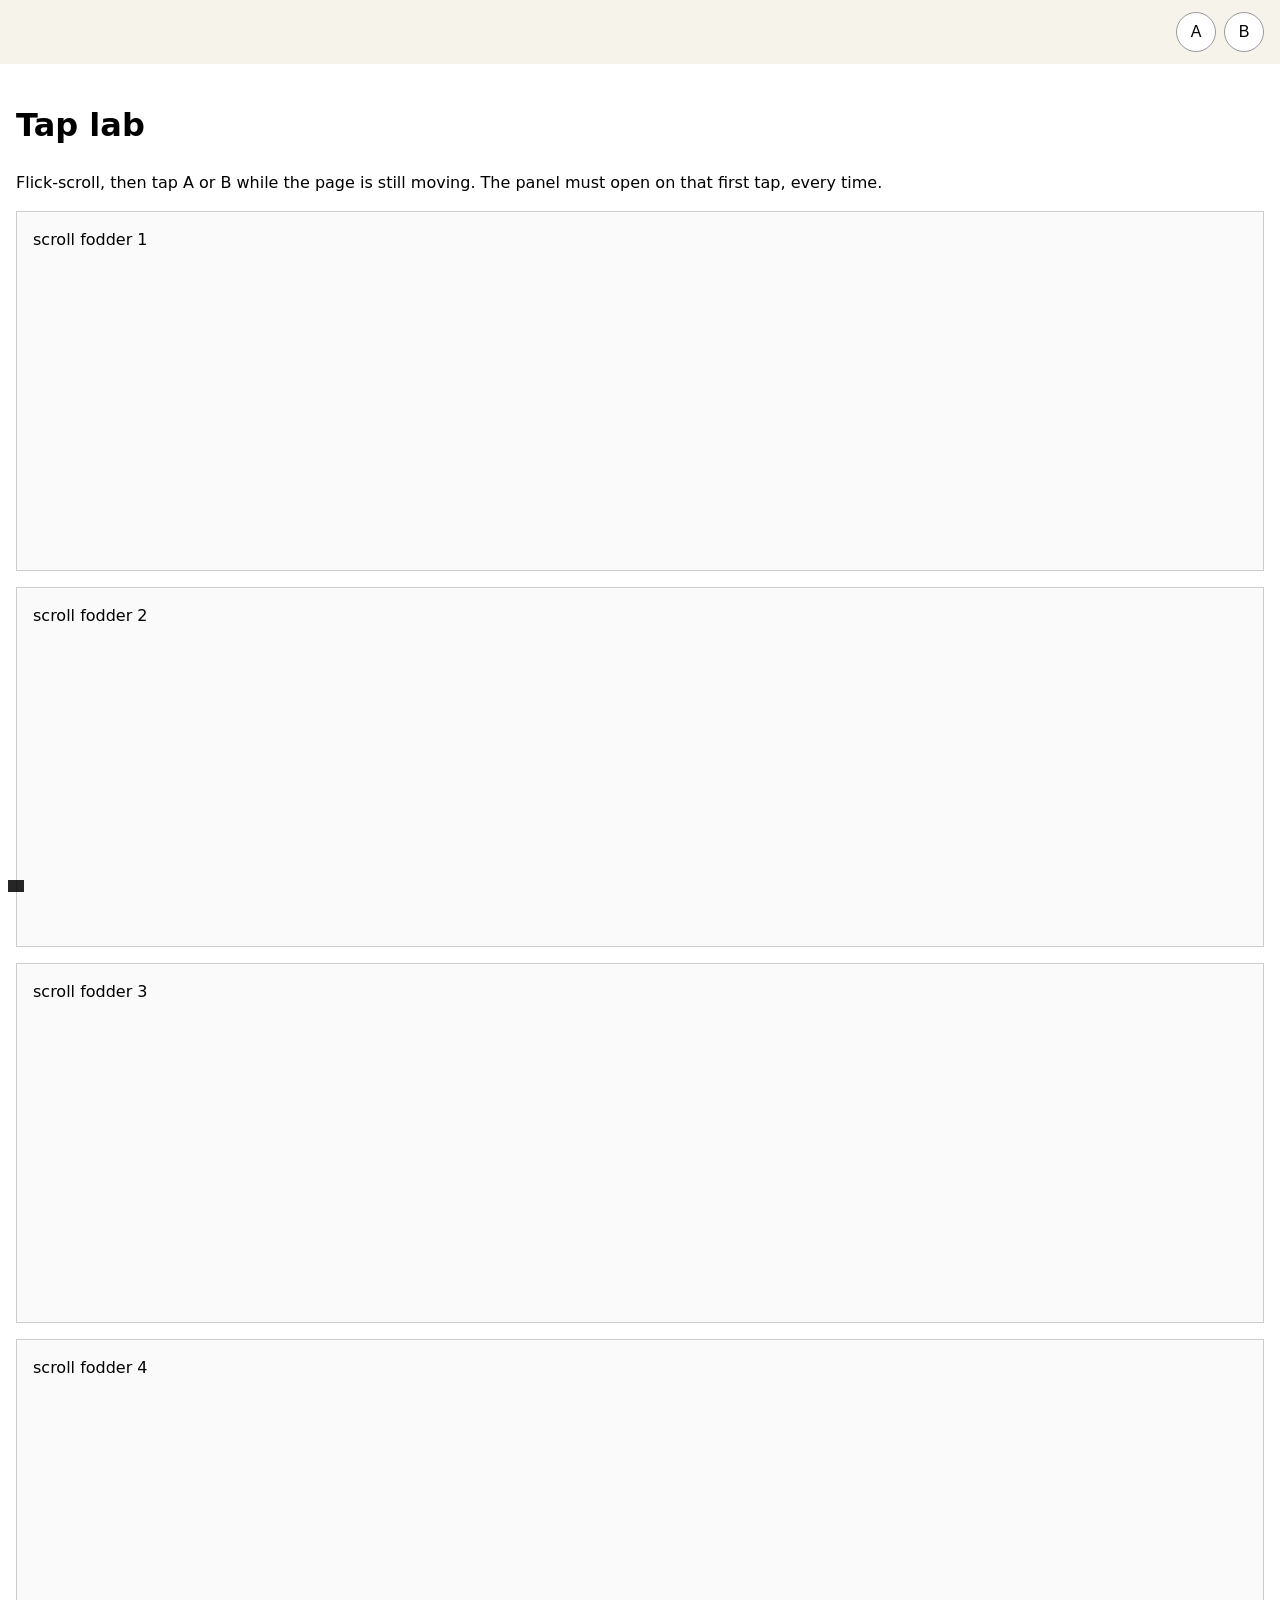
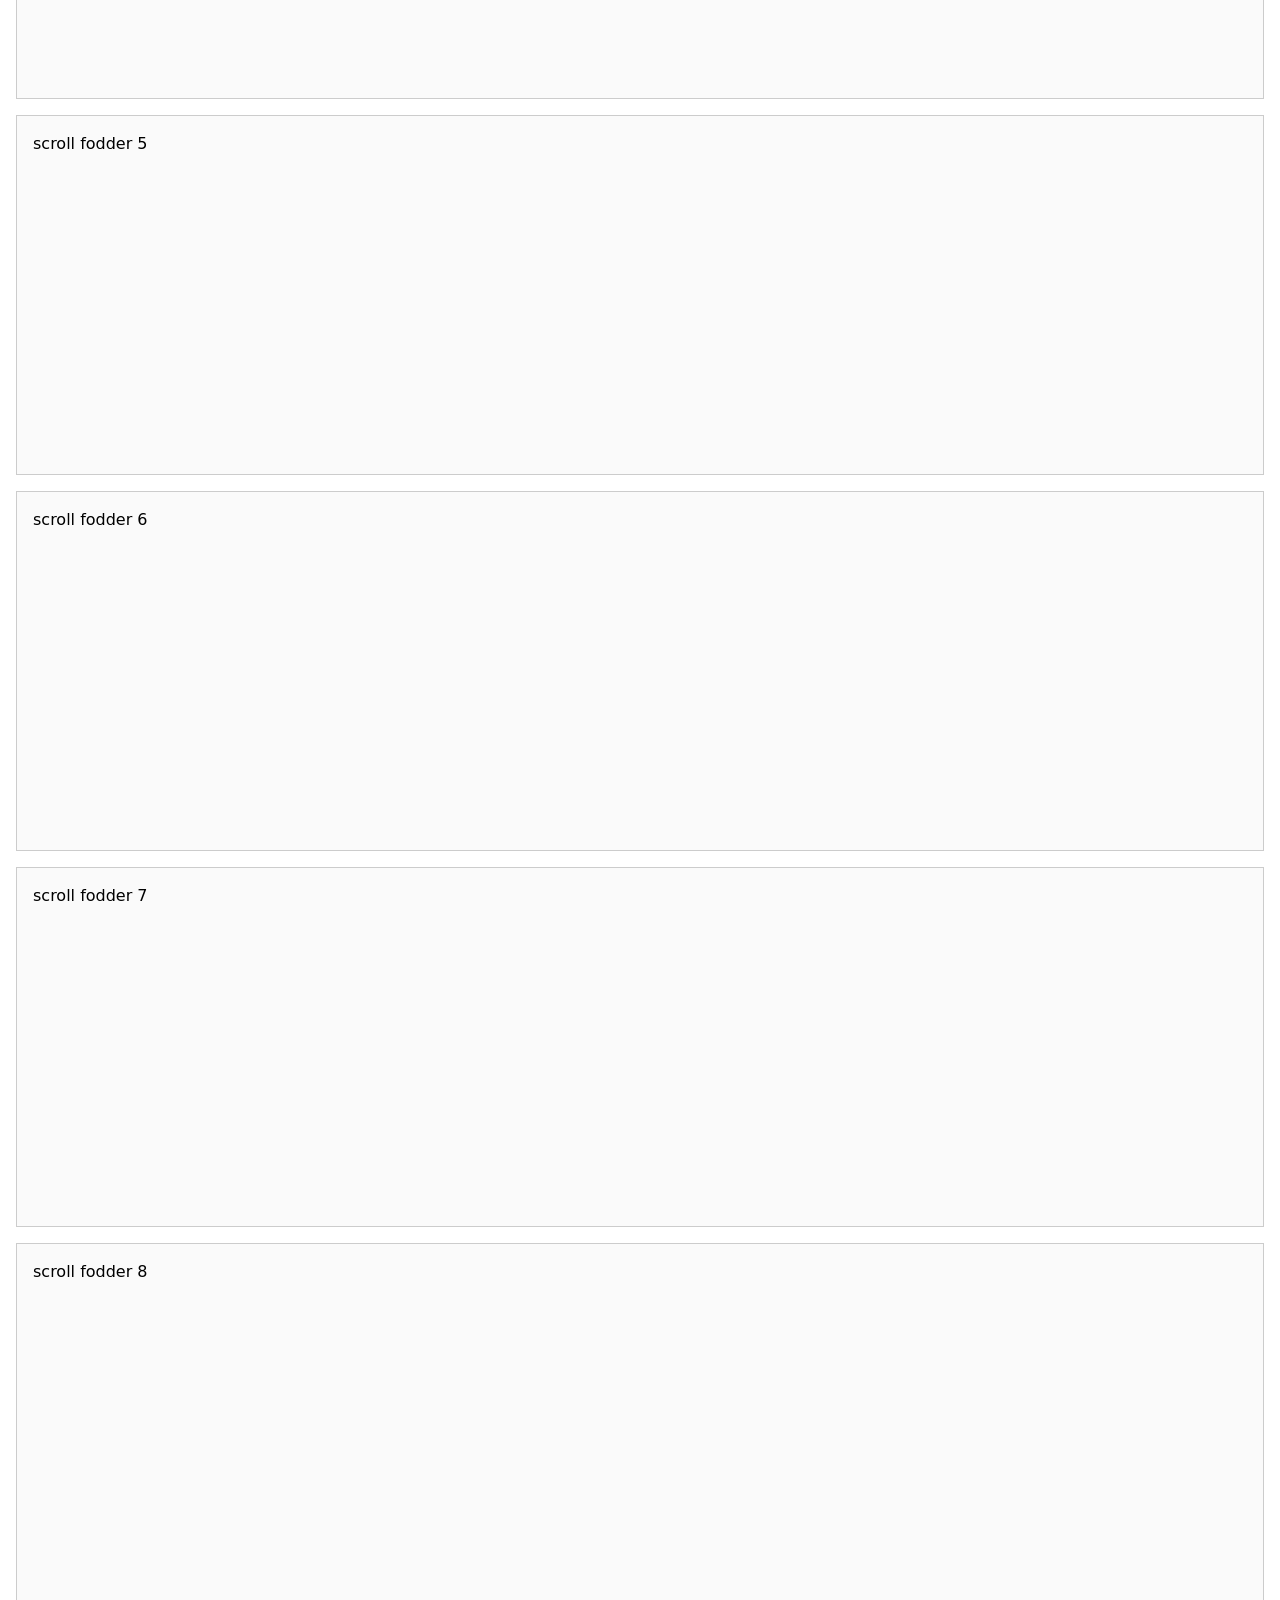
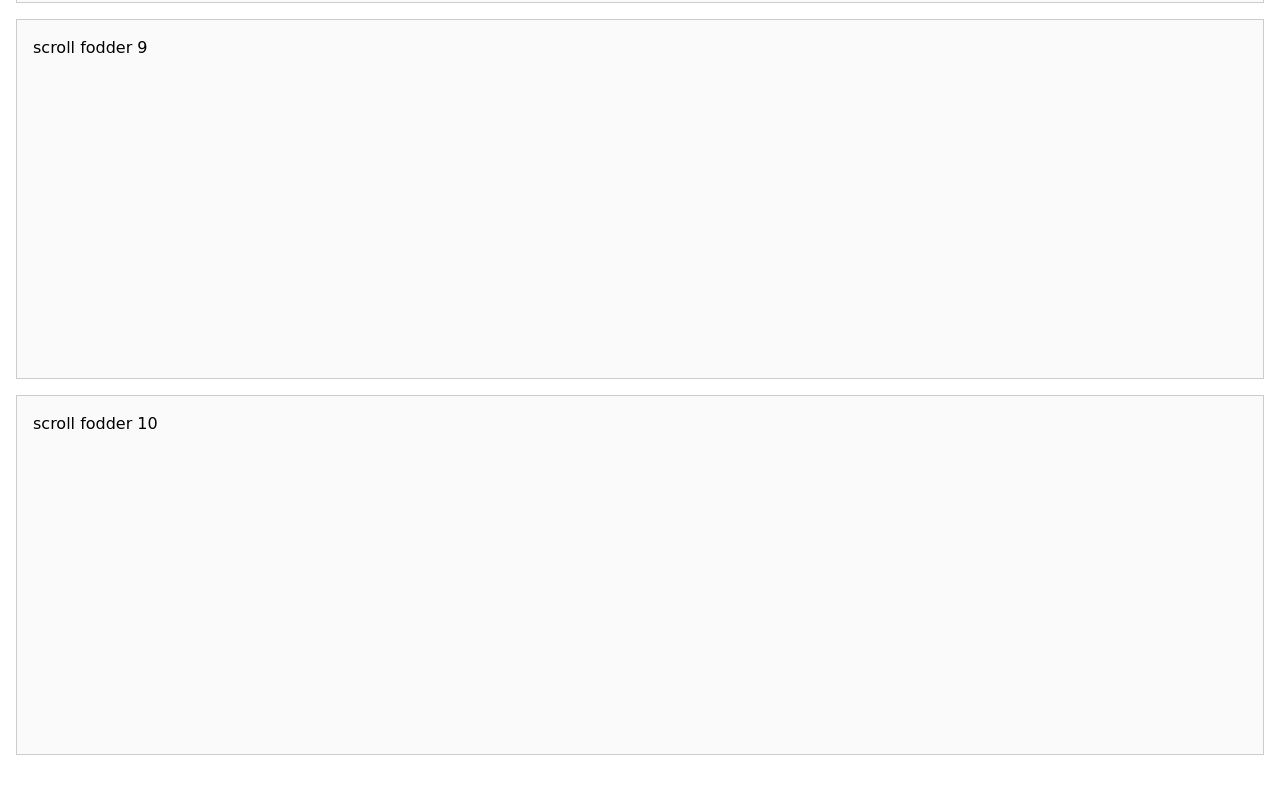
<file: experiments/tap-lab.html>
<!doctype html>
<html lang='en'>

<head>
	<meta charset='utf-8'>
	<meta name='viewport' content='width=device-width, initial-scale=1'>
	<title>Tap lab</title>

	<style>
		/* ============================================================
		   TAP LAB - proves ONE mechanic on a real phone before it may
		   touch the shell (the rule in scripts/settings-panel.js: never
		   again by desktop inference).

		   The mechanic: FastClick-style trigger activation. On touch,
		   touchend IS the activation - always, no conditions - and any
		   click that follows a touch-handled gesture is suppressed. One
		   actor per modality, so the open-then-shut race that killed
		   three rounds of cleverness cannot exist. Mouse and keyboard
		   never enter the touch path and stay fully native.

		   THE TEST, on the phone:
		     1. Flick-scroll hard, then tap a corner button while the
		        page is still gliding - the panel must open on THAT tap.
		     2. Tap a button with the page still - opens once, no blink.
		     3. Tap the same button again - closes.
		     4. With one panel open, tap the other button - switches.
		     5. Repeat all of it fast and sloppy. The readout at the
		        bottom shows every event with ms gaps if anything lies.
		   ============================================================ */

		* {
			box-sizing: border-box;
		}

		body {
			margin: 0;
			font-family: system-ui, sans-serif;
			line-height: 1.5;
		}

		.tray {
			position: sticky;
			top: 0;
			z-index: 5;
			display: flex;
			justify-content: flex-end;
			gap: 0.5rem;
			padding: 0.75rem 1rem;
			background: #f6f3ea;
		}

		.trigger {
			width: 2.5rem;
			height: 2.5rem;
			border: 1px solid #999;
			border-radius: 50%;
			background: #fff;
			font-size: 1rem;
			cursor: pointer;
			touch-action: manipulation;
			-webkit-tap-highlight-color: transparent;
		}

		.panel {
			position: fixed;
			inset: auto;
			top: 4rem;
			right: 1rem;
			margin: 0;
			width: min(280px, calc(100vw - 2rem));
			padding: 1rem;
			border: 1px solid #333;
			background: #fff;
		}

		.panel:not(:popover-open) {
			display: none;
		}

		main {
			padding: 1rem;
		}

		.block {
			border: 1px solid #ccc;
			padding: 1rem;
			margin-block: 1rem;
			min-height: 40vh;
			background: #fafafa;
		}

		.readout {
			position: fixed;
			left: 8px;
			bottom: 8px;
			z-index: 9;
			margin: 0;
			padding: 6px 8px;
			list-style: none;
			font: 11px/1.5 Menlo, monospace;
			background: rgb(0 0 0 / 0.85);
			color: #9f9;
			max-width: 70vw;
			pointer-events: none;
		}
	</style>
</head>

<body>
	<header class='tray'>
		<button type='button' class='trigger' popovertarget='panel-a' aria-label='Panel A'>A</button>

		<button type='button' class='trigger' popovertarget='panel-b' aria-label='Panel B'>B</button>
	</header>

	<div id='panel-a' popover class='panel'>
		<p><strong>Panel A.</strong> If you can read this, the tap that opened it worked.</p>
	</div>

	<div id='panel-b' popover class='panel'>
		<p><strong>Panel B.</strong> Tapped over from A? That's the switch working.</p>
	</div>

	<main>
		<h1>Tap lab</h1>

		<p>Flick-scroll, then tap A or B while the page is still moving. The panel must open on that first tap, every time.</p>

		<div class='block'>scroll fodder 1</div>

		<div class='block'>scroll fodder 2</div>

		<div class='block'>scroll fodder 3</div>

		<div class='block'>scroll fodder 4</div>

		<div class='block'>scroll fodder 5</div>

		<div class='block'>scroll fodder 6</div>

		<div class='block'>scroll fodder 7</div>

		<div class='block'>scroll fodder 8</div>

		<div class='block'>scroll fodder 9</div>

		<div class='block'>scroll fodder 10</div>
	</main>

	<ol class='readout' aria-hidden='true'></ol>

	<script>
		/* THE MECHANIC UNDER TEST - port this, verbatim in shape, if the
		   phone test passes.

		   On touch, touchend is the activation - unconditionally. A click
		   that follows a touch-handled gesture is suppressed - also
		   unconditionally (within a generous window, so keyboard clicks,
		   which have no preceding touch, pass untouched). There is no
		   "did iOS swallow the click?" question anywhere: on touch WE are
		   the only actor, on mouse/keyboard the browser is. */
		var TAP_SLOP_PX = 12;
		var SUPPRESS_CLICK_MS = 700;

		document.querySelectorAll('.trigger').forEach(function (trigger) {
			var tapStart = null;
			var touchActedAt = 0;

			trigger.addEventListener('touchstart', function (event) {
				var touch = event.touches[0];
				tapStart = touch ? { x: touch.clientX, y: touch.clientY } : null;
			}, { passive: true });

			trigger.addEventListener('touchend', function (event) {
				if (!tapStart) {
					return;
				}

				var touch = event.changedTouches[0];
				var start = tapStart;
				tapStart = null;

				/* A wandering finger is a drag, not a press. */
				if (!touch || Math.abs(touch.clientX - start.x) > TAP_SLOP_PX || Math.abs(touch.clientY - start.y) > TAP_SLOP_PX) {
					return;
				}

				touchActedAt = Date.now();

				var panel = document.getElementById(trigger.getAttribute('popovertarget'));
				panel.togglePopover();
				log(trigger.textContent + ': ACT on touchend');
			});

			trigger.addEventListener('click', function (event) {
				/* Any click this soon after a touch-activation is the same
				   gesture echoing - suppress it. Keyboard activation has no
				   preceding touch, so it passes through untouched. */
				if (Date.now() - touchActedAt < SUPPRESS_CLICK_MS) {
					event.preventDefault();
					log(trigger.textContent + ': click suppressed');
				}
			});
		});

		/* --- flight recorder (same shape as ?debug=taps on the site) --- */
		var readout = document.querySelector('.readout');
		var lastAt = 0;

		function log(label) {
			var now = Date.now();
			var line = document.createElement('li');
			line.textContent = label + (lastAt ? ' +' + (now - lastAt) + 'ms' : '');
			lastAt = now;
			readout.appendChild(line);

			while (readout.children.length > 9) {
				readout.removeChild(readout.firstChild);
			}
		}

		document.querySelectorAll('.trigger').forEach(function (trigger) {
			['touchstart', 'touchend', 'click'].forEach(function (type) {
				trigger.addEventListener(type, function () {
					log(trigger.textContent + ': ' + type);
				});
			});
		});

		document.querySelectorAll('.panel').forEach(function (panel) {
			panel.addEventListener('toggle', function (event) {
				log(panel.id + ': ' + event.newState);
			});
		});
	</script>
</body>
</html>
</file>
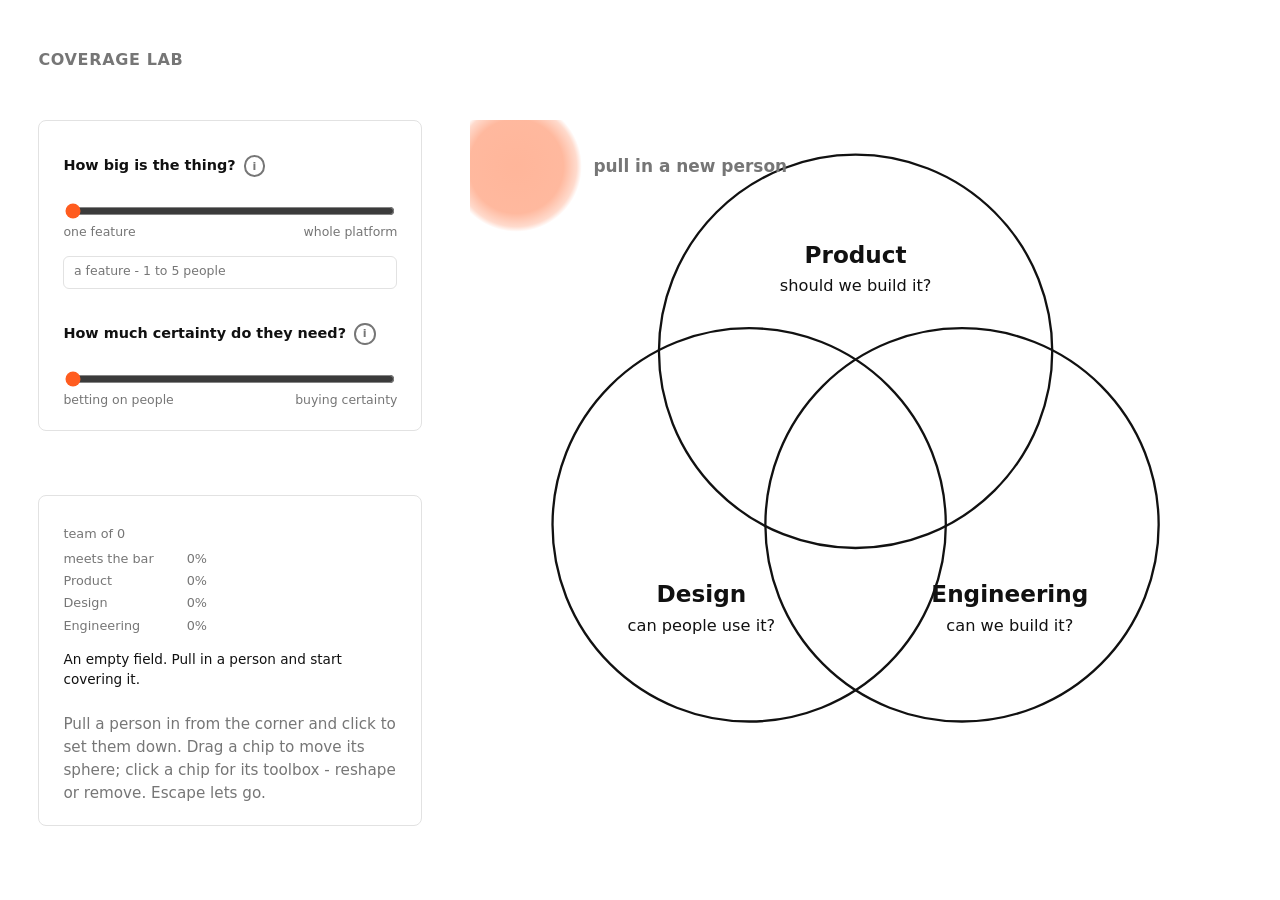
<file: experiments/trio.html>
<!doctype html>
<html lang='en'>

<head>
	<meta charset='utf-8'>
	<meta name='viewport' content='width=device-width, initial-scale=1'>
	<title>Trio - coverage lab</title>

	<style>
		/* ============================================================
		   TRIO - the team-coverage planner, standalone lab. Take 6.

		   THE JOB: an empty field, and a team to plan. The map is the
		   product-trio Venn; people are translucent spray paint, one
		   color each. Coverage, gaps, and the certainty bar judge the
		   plan; a shape's position IS a job title (ROLE_NAMES).

		   THE COMPONENT MODEL (this take's change): every sphere is a
		   known component that owns its data {color, position, shape},
		   wearing an ALWAYS-VISIBLE chip handle at its center - solid,
		   inked, riding above all paint, so overlapping spheres never
		   hide each other's controls.
		   - DRAG the chip to move the sphere.
		   - CLICK the chip to select it. Selection retargets the
		     sphere-specific axis: the shape slider snaps to and edits
		     THAT sphere, the axis label says so in its color, and a
		     remove control appears. Click paper (or Escape) deselects.
		   - The other axes (scope, certainty) are context-specific -
		     they describe the situation, never one sphere, and ignore
		     selection entirely.

		   THE HONESTY RULES (unchanged):
		   - Paint is a fixed budget per person - wide is thinner.
		   - The map always fills the page; scope shrinks people.
		   - The certainty veil washes out thin paint first.
		   ============================================================ */

		*,
		*::before,
		*::after {
			box-sizing: border-box;
		}

		:root {
			--paper: #ffffff;
			--line: #111111;
			--line-soft: #767676;
			--rule: #e2e2e2;
			--accent: #ff5c1f;
		}

		body {
			margin: 0;
			min-height: 100vh;
			display: grid;

			/* pinned to the TOP, centered only horizontally - vertical
			   centering re-balances the page around every content-size
			   change, so the map jiggles when a text line appears */
			place-items: start center;
			background: var(--paper);
			color: var(--line);
			font-family: system-ui, sans-serif;
			line-height: 1.5;
		}

		main {
			width: min(720px, 92vw);
			padding: 3rem 0 4rem;
		}

		/* larger screens: a left rail of two cards (the axes, then the
		   live feedback) beside a right column that is pure diagram */
		@media (min-width: 1100px) {
			main {
				width: min(1240px, 94vw);
				display: grid;
				grid-template-columns: 24rem 1fr;
				grid-template-rows: auto auto 1fr;
				column-gap: 3rem;
				row-gap: 1.5rem;
				align-items: start;
			}

			h1 {
				grid-column: 1 / -1;
			}

			.controls {
				grid-column: 1;
				grid-row: 2;
				margin-bottom: 0;
			}

			.status {
				grid-column: 1;
				grid-row: 3;
				border: 1px solid var(--rule);
				border-radius: 8px;
				padding: 0.75rem 1.5rem 1.25rem;
			}

			figure {
				grid-column: 2;
				grid-row: 2 / span 2;
			}
		}

		h1 {
			font-size: 1rem;
			font-weight: 600;
			letter-spacing: 0.04em;
			text-transform: uppercase;
			color: var(--line-soft);
			margin: 0 0 1.5rem;
		}

		/* ---- the control panel: context axes + the sphere axis ------ */

		.controls {
			display: grid;
			gap: 1.25rem;
			border: 1px solid var(--rule);
			border-radius: 8px;
			padding: 1.25rem 1.5rem;
			margin-bottom: 2.5rem;
		}

		.axis {
			display: grid;
			gap: 0.35rem;
		}

		.axis .axis-head {
			display: flex;
			align-items: center;
			gap: 0.5rem;
			font-size: 0.9rem;
			font-weight: 600;
		}

		/* the why-text folds behind a small info toggle - the panel
		   leads with the questions, the teaching waits to be asked */
		.axis .info {
			border: 2px solid var(--line-soft);
			border-radius: 50%;
			background: var(--paper);
			color: var(--line-soft);
			font: inherit;
			font-size: 0.7rem;
			font-weight: 700;
			width: 1.35rem;
			height: 1.35rem;
			line-height: 1;
			cursor: pointer;
			flex: none;
		}

		.axis.show-why .info {
			border-color: var(--line);
			color: var(--line);
		}

		.axis .why {
			display: none;
		}

		.axis.show-why .why {
			display: block;
		}

		/* ---- the sphere toolbox: per-sphere options, at the sphere -- */

		figure {
			position: relative;
		}

		/* small and quiet on purpose - it must never bury the sphere
		   it edits. Anchored to the CHIP (center), not the sphere's
		   edge, so reshaping never moves the card under the cursor. */
		.toolbox {
			position: absolute;
			width: 10.5rem;
			background: var(--paper);
			border: 1px solid var(--line-soft);
			border-radius: 8px;
			box-shadow: 0 2px 10px rgba(0, 0, 0, 0.1);
			padding: 0.45rem 0.65rem;
			display: none;
			z-index: 2;
		}

		.toolbox.open {
			display: grid;
			gap: 0.3rem;
		}

		.toolbox .toolbox-head {
			display: flex;
			align-items: center;
			gap: 0.4rem;
			font-size: 0.72rem;
			font-weight: 600;
			margin: 0;
			white-space: nowrap;
			overflow: hidden;
			text-overflow: ellipsis;
		}

		.toolbox .toolbox-head .swatch {
			width: 0.7em;
			height: 0.7em;
			border-radius: 50%;
			flex: none;
		}

		.toolbox .range-row {
			display: grid;
			grid-template-columns: auto 1fr auto;
			align-items: center;
			gap: 0.4rem;
			font-size: 0.6rem;
			color: var(--line-soft);
		}

		.toolbox input[type='range'] {
			height: 1rem;
		}

		.toolbox .toolbox-remove {
			justify-self: start;
			border: none;
			background: none;
			font: inherit;
			font-size: 0.65rem;
			color: var(--line-soft);
			text-decoration: underline;
			padding: 0;
			cursor: pointer;
		}

		.axis .why {
			font-size: 0.8rem;
			color: var(--line-soft);
			margin: 0;
		}

		.axis .scale-hint {
			font-size: 0.78rem;
			color: var(--line-soft);
			font-variant-numeric: tabular-nums;
			border: 1px solid var(--rule);
			border-radius: 6px;
			padding: 0.35rem 0.6rem;
			margin: 0.5rem 0 0;

			/* the bands are written to hold one line (see SCOPE_BANDS);
			   the reservation just makes that a guarantee */
			min-height: calc(1lh + 0.9rem);
			white-space: nowrap;
			overflow: hidden;
			text-overflow: ellipsis;
		}

		/* heading above, slider at FULL width, the endpoint words under
		   the ends they name - axis poles, not inline labels */
		.axis .range-row {
			display: flex;
			flex-wrap: wrap;
			justify-content: space-between;
			row-gap: 0.15rem;
			font-size: 0.78rem;
			color: var(--line-soft);
			margin-top: 0.25rem;
		}

		.axis .range-row input {
			width: 100%;
			order: -1;
		}

		input[type='range'] {
			width: 100%;
			accent-color: var(--accent);
		}

		/* ---- the field ---------------------------------------------- */

		figure {
			margin: 0;
		}

		svg {
			width: 100%;
			height: auto;
			display: block;
			user-select: none;   /* dragging chips must never select the ink */
		}

		svg.is-holding {
			cursor: none;   /* while loaded, the spray IS the cursor */
		}

		.terrain circle {
			fill: none;
			stroke: var(--line);
			stroke-width: 3;
		}

		.terrain text {
			font-family: system-ui, sans-serif;
			font-size: 30px;
			font-weight: 600;
			fill: var(--line);
			text-anchor: middle;
		}

		.terrain .question {
			font-size: 21px;
			font-weight: 400;
			fill: var(--line);   /* all ink is black - hierarchy comes
			                        from size, and paint never gets to
			                        make gray text unreadable */
		}

		/* paint sits UNDER the ink (source order) and multiplies, so
		   black lines always cut through - paint never buries the map */
		.spray {
			mix-blend-mode: multiply;
			pointer-events: none;   /* all interaction goes through chips */
		}

		/* the chip: a sphere's always-visible handle. Solid, inked,
		   layered above every spray - overlap can't hide it. */
		.chip {
			cursor: grab;
		}

		.chip:active {
			cursor: grabbing;
		}

		.chip .dot {
			stroke: var(--paper);
			stroke-width: 3;
		}

		.chip .grip {
			stroke: var(--paper);
			stroke-width: 2;
			stroke-linecap: round;
			pointer-events: none;
		}

		/* the options button: a plain click target beside the grip -
		   no click-vs-drag guessing, it only ever opens the toolbox.
		   While its toolbox is open it inverts (pressed-in) - the open
		   state lives on the control that caused it, never on the grip. */
		.chip-options {
			cursor: pointer;
		}

		.chip-options circle {
			fill: var(--paper);
			stroke: var(--line);
			stroke-width: 2;
		}

		.chip-options text {
			font-family: system-ui, sans-serif;
			font-size: 17px;
			font-weight: 700;
			fill: var(--line);
			text-anchor: middle;
			pointer-events: none;
		}

		.chip-options.active circle {
			fill: var(--line);
		}

		.chip-options.active text {
			fill: var(--paper);
		}

		/* the corner source: the next hire, waiting to be pulled in */
		.new-person {
			cursor: pointer;
		}

		.new-person text {
			font-family: system-ui, sans-serif;
			font-size: 22px;
			font-weight: 600;
			fill: var(--line-soft);
		}

		svg.is-holding .new-person {
			opacity: 0.25;
			pointer-events: none;
		}

		/* the status block reads left-aligned at every width - centered
		   text re-rags on every content change */
		.role-hint {
			font-size: 0.9rem;
			font-weight: 600;
			margin: 1rem 0 0;
		}

		.team-line {
			font-size: 0.8rem;
			color: var(--line-soft);
			margin: 1rem 0 0.25rem;
		}

		.meter {
			border-collapse: collapse;
			font-size: 0.8rem;
			color: var(--line-soft);
			font-variant-numeric: tabular-nums;
		}

		.meter th {
			text-align: left;
			font-weight: 400;
			padding: 0.1rem 2rem 0.1rem 0;
		}

		.meter td {
			text-align: right;
		}

		.coach {
			font-size: 0.85rem;
			color: var(--line);
			max-width: 52ch;
			margin: 0.75rem 0 0;
		}

		.how-to {
			margin: 1.5rem 0 0;
			font-size: 0.95rem;
			color: var(--line-soft);
			max-width: 46ch;
		}
	</style>
</head>

<body>

	<main>

		<h1>Coverage lab</h1>

		<section class='controls' aria-label='The axes'>

			<div class='axis'>

				<p class='axis-head'>
					<label for='scope'>How big is the thing?</label>
					<button type='button' class='info' aria-label='Why this axis'>i</button>
				</p>

				<p class='why'>Context, not any one person. The map always fills the page - a bigger product means each person covers less of it. There's no correct headcount: the same-size thing gets shipped by one person or by three teams, at very different prices, with different outcomes. And past a product line, nobody sees all of it - the map re-draws per sub-team, and this one is yours.</p>

				<div class='range-row'>
					<span>one feature</span>
					<input type='range' id='scope' min='0' max='1000' value='0'>
					<span>whole platform</span>
				</div>

				<p class='scale-hint' id='scope-hint'></p>

			</div>

			<div class='axis'>

				<p class='axis-head'>
					<label for='bar'>How much certainty do they need?</label>
					<button type='button' class='info' aria-label='Why this axis'>i</button>
				</p>

				<p class='why'>Context, not any one person. A team betting on its people counts thin paint as covered - trust fills the gaps. Buying certainty raises the bar until only thick paint counts, and filling the whole map at that standard is what burns the runway.</p>

				<div class='range-row'>
					<span>betting on people</span>
					<input type='range' id='bar' min='0' max='1000' value='0'>
					<span>buying certainty</span>
				</div>

			</div>

		</section>

		<figure>

			<svg viewBox='0 0 1000 820' role='img' aria-label='The product trio diagram as line art - an empty field where sprays of paint are placed to plan a team'>

				<defs id='gradient-defs'>
					<!-- one spray-falloff gradient per palette color,
					     written by JS at boot from PALETTE + FALLOFF -->
				</defs>

				<!-- every person's paint lands in here, under the veil -->
				<g id='people'></g>

				<!-- the certainty bar: a white veil over ALL the paint
				     (but under the ink). Raising it washes out thin
				     coverage first - what survives is what this org
				     counts as covered. -->
				<rect id='certainty-veil' width='1000' height='820' fill='var(--paper)' opacity='0' pointer-events='none' />

				<!-- the line art -->
				<!-- $todo (Derek, 2026-08-14): the question sub-labels
				     ("should we build it?" etc.) are under review - the
				     glib one-liner framings may ADD confusion rather
				     than orient (they compress each discipline to a
				     single gatekeeping question, which is exactly the
				     oversimplification the toy is trying to complicate).
				     Options when we pick this up: drop them entirely,
				     replace with plainer domain words, or make the
				     confusion itself the point (e.g. reveal-on-hover
                     "it's more than this"). Talk it through first. -->
				<g class='terrain' pointer-events='none'>

					<circle cx='500' cy='300' r='255' />

					<circle cx='362' cy='525' r='255' />

					<circle cx='638' cy='525' r='255' />

					<text x='500' y='185'>Product</text>

					<text x='500' y='222' class='question'>should we build it?</text>

					<text x='300' y='625'>Design</text>

					<text x='300' y='662' class='question'>can people use it?</text>

					<text x='700' y='625'>Engineering</text>

					<text x='700' y='662' class='question'>can we build it?</text>

				</g>

				<!-- the corner source: click to pull the next hire into
				     your hand. Sits half off the paper on purpose - they
				     haven't joined yet. -->
				<g class='new-person' id='new-person'>

					<circle id='new-person-swatch' cx='60' cy='60' r='85' opacity='0.45' />

					<text x='160' y='68'>pull in a new person</text>

				</g>

				<!-- chip handles ride ABOVE the ink and every spray, so
				     overlapping spheres can never hide each other's
				     controls -->
				<g id='chips'></g>

				<!-- the held spray rides the cursor above everything -->
				<g id='hand'></g>

			</svg>

			<!-- the sphere toolbox: opened by a chip click, anchored
			     beside that sphere. One instance - it always shows the
			     selected sphere's data. -->
			<div class='toolbox' id='toolbox'>

				<p class='toolbox-head'>
					<span class='swatch' id='toolbox-swatch'></span>
					<span id='toolbox-role'></span>
				</p>

				<div class='range-row'>
					<span>deep</span>
					<input type='range' id='sphere-shape' min='0' max='1000' value='0' aria-label='Shape of this person'>
					<span>wide</span>
				</div>

				<button type='button' class='toolbox-remove' id='toolbox-remove'>remove</button>

			</div>

		</figure>

		<!-- the feedback: on phones it reads below the map; on large
		     screens it is the second card in the left rail, so the
		     right column stays pure diagram -->
		<aside class='status'>

			<p class='role-hint' id='role-hint'></p>

			<p class='team-line' id='team-line'></p>

			<table class='meter'>

				<tr>
					<th>meets the bar</th>
					<td id='meter-total'></td>
				</tr>

				<tr>
					<th>Product</th>
					<td id='meter-product'></td>
				</tr>

				<tr>
					<th>Design</th>
					<td id='meter-design'></td>
				</tr>

				<tr>
					<th>Engineering</th>
					<td id='meter-engineering'></td>
				</tr>

			</table>

			<p class='coach' id='coach'></p>

			<p class='how-to'>
				Pull a person in from the corner and click to set them
				down. Drag a chip to move its sphere; click a chip for
				its toolbox - reshape or remove. Escape lets go.
			</p>

		</aside>

	</main>

	<script>
		/* ---- tunable constants - the whole feel lives here ---------- */

		// the shape slider travels between these two radii (before scope)
		var DEEP_R = 130;   // dense spray on one overlap
		var WIDE_R = 300;   // wide wash - still visibly NOT the whole map;
		                    // "covers everything" must never be a slider stop

		// paint budget - THE COATS MODEL (full spec + rationale in
		// coverage-math-spec.md next to this file). A deep specialist's
		// coat is 0.70 opacity, not 1.0: even the best person lets some
		// light through. WIDTH_COST 1.5 calibrates a mid-shape person
		// to exactly ONE THIRD of a specialist in coats, which is what
		// makes the bar's "three solid people buy certainty" story land
		// as round numbers.
		var DENSITY_DEEP = 0.7;
		var DENSITY_FLOOR = 0.15;
		var WIDTH_COST = 1.5;

		// the measuring stick: one deep coat = 1.0 layers. Logs turn
		// the multiplicative paint stack into a SUM, so every identical
		// hire adds equally - the metric reads the same physics as the
		// pixels, just on the fair axis.
		var LAYER_UNIT = -Math.log(1 - DENSITY_DEEP);

		// scope: the map stays fixed, so "the thing got bigger" renders
		// as EVERY person's paint shrinking relative to it. At full
		// platform scale radii are this fraction of feature-scale size.
		var SCOPE_MIN_SCALE = 0.55;

		// certainty bar: the veil's ceiling. Past ~0.7 even a deep coat's
		// paint starts to disappear - deliberate: "certainty no one can
		// actually deliver" is a real org failure mode, and the map
		// going blank at the far right is the picture of it.
		var VEIL_MAX = 0.75;

		// the certainty bar, in COATS: how many specialist-grade layers
		// every spot must carry. Left third = one honest coat certifies
		// (betting on people). Middle = pairs (a second opinion). Right
		// third = three solid coats (buying certainty) - one specialist,
		// or three mids stacked. Max is 0.95, not 1.0, so those both
		// clear with margin instead of a knife edge. Coverage gives
		// PROPORTIONAL credit (layers/required, capped) - no threshold,
		// no cliffs, and the number can never contradict visible paint.
		var BAR_MIN_LAYERS = 0.15;
		var BAR_MAX_LAYERS = 0.95;

		// the round-up buffer: circles can't tile circles, so a team
		// that has visibly brought enough paint always leaves bare
		// slivers at the rims. Point-coverage of this fraction reads
		// as FULL - the report divides by it and caps at 100. It
		// forgives packing geometry only, never absence: paint piled
		// in one corner still averages low.
		var PACKING_ALLOWANCE = 0.8;
		var SAMPLE_STEP = 12;   // grid spacing in map units - fidelity vs work

		// how strongly the paint RENDERS, as a fraction of its logical
		// density - the ink must always win, so full-density paint
		// draws at roughly half strength. Visual only: the metrics
		// keep judging the logical density, this just keeps the page
		// readable. Dial to taste.
		var PAINT_STRENGTH = 0.55;

		var CHIP_R = 15;   // the handle dot's radius

		// where a fresh hire starts on the deep<->wide axis before
		// their toolbox shapes them - middle, so neither direction
		// looks like the "right" answer
		var DEFAULT_SHAPE_T = 0.5;

		// one color per person, cycling if the team outgrows the list
		var PALETTE = ['#ff5c1f', '#4f8fd6', '#3faa72', '#9a6bd6', '#e0a51f', '#d65f9a'];

		// ranges, not numbers, on purpose: the same-size thing really
		// does get shipped by 1 person or 5 - the spread IS the lesson.
		// Kept to ONE LINE each (the note box must never change height);
		// the longer teaching lives in the axis's why-text.
		var SCOPE_BANDS = [
			'a feature - 1 to 5 people',
			'a focused product - 2 to 10 people',
			'many moving parts - 5 to 25 people',
			'a product line - 15 to 60 people',
			'a whole platform - 50 to hundreds'
		];

		// the terrain's three circles, shared by the drawing and the
		// metrics - if the map changes, change it here and in the svg
		var TERRAIN = [
			{ name: 'Product', x: 500, y: 300, r: 255 },
			{ name: 'Design', x: 362, y: 525, r: 255 },
			{ name: 'Engineering', x: 638, y: 525, r: 255 }
		];

		// the diagram run in reverse: a person's position + spread IS a
		// job title. A circle counts toward the name when it holds at
		// least this share of the person's paint.
		var ROLE_THRESHOLD = 0.5;   // "holds at least half my paint."
		                            // Measured, not guessed: these circles
		                            // overlap so much that a deep disk in a
		                            // two-circle pocket still dips ~0.45
		                            // into the third - anything below 0.5
		                            // promotes pair-shapes to unicorn.

		// keys are the circles a shape meaningfully touches, sorted
		// alphabetically and joined with '+'. Every key may split by
		// depth ('-deep' / '-wide' suffix, falling back to the bare
		// key) - the same ground covered thick or thin is a different
		// (and differently priced) hire. Titles are agent-researched
		// real-industry vocabulary - the full menu of ~60, with trend
		// notes and sources, lives in role-names.md next to this file.
		var ROLE_NAMES = {
			'product-deep': 'Growth PM / product analyst',
			'product-wide': 'Product manager',
			'design-deep': 'UI / visual designer',
			'design-wide': 'UX designer',
			'engineering-deep': 'Specialist engineer',
			'engineering-wide': 'Full-stack engineer',
			'design+product-deep': 'Staff product designer',
			'design+product-wide': 'Product designer',
			'design+engineering-deep': 'Design systems engineer',
			'design+engineering-wide': 'Design engineer',
			'engineering+product-deep': 'Technical product manager',
			'engineering+product-wide': 'Product engineer',
			'design+engineering+product-deep': 'The unicorn - rare, expensive',
			'design+engineering+product-wide': 'Founding designer / generalist',
			'off-map': 'Mostly off the map - paint with no problem under it'
		};

		// the spray gradient's falloff profile as (offset, opacity)
		// pairs - the gradients in defs are generated FROM this, so the
		// metrics and the pixels can't drift apart. Dense to ~72%, then
		// a fast breathy edge - a long fade reads as "I do everything."
		var FALLOFF = [[0, 1], [0.72, 0.96], [0.92, 0.5], [1, 0]];

		/* ------------------------------------------------------------- */

		var SVG_NS = 'http://www.w3.org/2000/svg';

		var svg = document.querySelector('svg');
		var people = document.getElementById('people');
		var chips = document.getElementById('chips');
		var hand = document.getElementById('hand');
		var gradientDefs = document.getElementById('gradient-defs');
		var newPerson = document.getElementById('new-person');
		var newPersonSwatch = document.getElementById('new-person-swatch');
		var scopeSlider = document.getElementById('scope');
		var barSlider = document.getElementById('bar');
		var scopeHint = document.getElementById('scope-hint');
		var veil = document.getElementById('certainty-veil');
		var teamLine = document.getElementById('team-line');
		var meterTotal = document.getElementById('meter-total');
		var meterCells = TERRAIN.map(function (circle) {
			return document.getElementById('meter-' + circle.name.toLowerCase());
		});
		var coach = document.getElementById('coach');
		var roleHint = document.getElementById('role-hint');
		var toolbox = document.getElementById('toolbox');
		var toolboxSwatch = document.getElementById('toolbox-swatch');
		var toolboxRole = document.getElementById('toolbox-role');
		var sphereShapeSlider = document.getElementById('sphere-shape');
		var toolboxRemove = document.getElementById('toolbox-remove');
		var figure = document.querySelector('figure');

		// the team. Each sphere is a component owning its data:
		// {color, el (spray), chip (handle), baseR, density}. baseR is
		// pre-scope size, so scope changes re-derive every drawn radius.
		var placed = [];
		var held = null;
		var selected = null;
		var dragging = null;
		var nextColor = 0;

		function lerp(a, b, t) {
			return a + (b - a) * t;
		}

		function scopeScale() {
			return lerp(1, SCOPE_MIN_SCALE, scopeSlider.value / 1000);
		}

		function densityFor(baseR) {
			var raw = DENSITY_DEEP * Math.pow(DEEP_R / baseR, WIDTH_COST);
			return Math.max(DENSITY_FLOOR, Math.min(DENSITY_DEEP, raw));
		}

		/* ---- gradients: one falloff per palette color, from data ---- */

		PALETTE.forEach(function (color, index) {
			var gradient = document.createElementNS(SVG_NS, 'radialGradient');
			gradient.setAttribute('id', 'falloff-' + index);

			FALLOFF.forEach(function (stop) {
				var el = document.createElementNS(SVG_NS, 'stop');
				el.setAttribute('offset', (stop[0] * 100) + '%');
				el.setAttribute('stop-color', color);
				el.setAttribute('stop-opacity', stop[1]);
				gradient.appendChild(el);
			});

			gradientDefs.appendChild(gradient);
		});

		function paletteFill(index) {
			return 'url(#falloff-' + (index % PALETTE.length) + ')';
		}

		function paletteColor(index) {
			return PALETTE[index % PALETTE.length];
		}

		/* ---- the corner source -------------------------------------- */

		function refreshSource() {
			newPersonSwatch.setAttribute('fill', paletteFill(nextColor));
			svg.classList.toggle('is-holding', held !== null);
		}

		newPerson.addEventListener('click', function (event) {
			event.stopPropagation();
			deselect();
			pullInNewPerson();
		});

		function pullInNewPerson() {
			var el = document.createElementNS(SVG_NS, 'circle');
			el.setAttribute('class', 'spray');
			el.setAttribute('fill', paletteFill(nextColor));
			el.setAttribute('cx', 60);   // starts at the source, rides the mouse
			el.setAttribute('cy', 60);
			hand.appendChild(el);

			var baseR = lerp(DEEP_R, WIDE_R, DEFAULT_SHAPE_T);
			held = { color: nextColor, el: el, chip: null, baseR: baseR, density: densityFor(baseR) };
			nextColor++;
			redrawSprays();
			refreshSource();
		}

		/* ---- the sphere component ----------------------------------- */

		// the chip is the sphere's public interface: always visible,
		// drag to move, click to select. It lives in the #chips layer
		// above everything, so no amount of overlap can hide it.
		// $todo chips still collide with EACH OTHER when spheres sit
		// near-concentric (seen 2026-08-09: one chip fully burying
		// another). Likely fix: nudge overlapping chips apart along the
		// line between their sphere centers - deferred until the rest
		// of the interaction settles.
		function buildChip(person) {
			var chip = document.createElementNS(SVG_NS, 'g');
			chip.setAttribute('class', 'chip');
			chip.innerHTML = '<circle class=\'dot\' r=\'' + CHIP_R + '\' fill=\'' + paletteColor(person.color) + '\'></circle>'
				+ '<line class=\'grip\' x1=\'-6\' y1=\'-4\' x2=\'6\' y2=\'-4\'></line>'
				+ '<line class=\'grip\' x1=\'-6\' y1=\'0\' x2=\'6\' y2=\'0\'></line>'
				+ '<line class=\'grip\' x1=\'-6\' y1=\'4\' x2=\'6\' y2=\'4\'></line>';

			// the grip is drag-only - opening options is the button's job
			chip.addEventListener('pointerdown', function (event) {
				if (held) {
					return;
				}

				event.preventDefault();
				event.stopPropagation();
				dragging = person;
				deselect();   // a drag shouldn't tow an open toolbox
				chip.setPointerCapture(event.pointerId);
			});

			chip.addEventListener('pointermove', function (event) {
				if (dragging !== person) {
					return;
				}

				var here = svgPoint(event);
				person.el.setAttribute('cx', here.x);
				person.el.setAttribute('cy', here.y);
				positionChip(person);
				queueMetrics();
			});

			chip.addEventListener('pointerup', function () {
				dragging = null;
				queueMetrics();
			});

			var optionsButton = document.createElementNS(SVG_NS, 'g');
			optionsButton.setAttribute('class', 'chip-options');
			optionsButton.innerHTML = '<circle r=\'13\'></circle>'
				+ '<text y=\'5\'>⋯</text>';

			optionsButton.addEventListener('pointerdown', function (event) {
				event.stopPropagation();   // never starts a drag
			});

			optionsButton.addEventListener('click', function (event) {
				event.stopPropagation();

				if (selected === person) {
					deselect();
				} else {
					select(person);
				}
			});

			person.chip = chip;
			person.optionsButton = optionsButton;
			chips.appendChild(chip);
			chips.appendChild(optionsButton);
			positionChip(person);
		}

		function positionChip(person) {
			var cx = Number(person.el.getAttribute('cx'));
			var cy = Number(person.el.getAttribute('cy'));
			person.chip.setAttribute('transform', 'translate(' + cx + ' ' + cy + ')');

			// the options button rides just right of the grip
			person.optionsButton.setAttribute('transform', 'translate(' + (cx + CHIP_R * 2 + 8) + ' ' + cy + ')');
		}

		/* ---- selection: re-aiming the sphere axis ------------------- */

		// selecting a sphere opens ITS toolbox beside it - the sphere
		// carries its own controls; the top panel never retargets
		function select(person) {
			deselect();
			selected = person;
			person.optionsButton.classList.add('active');

			var shapeT = (person.baseR - DEEP_R) / (WIDE_R - DEEP_R);
			sphereShapeSlider.value = Math.round(shapeT * 1000);
			toolboxSwatch.style.background = paletteColor(person.color);

			toolbox.classList.add('open');
			positionToolbox(person);
			queueMetrics();
		}

		function deselect() {
			if (!selected) {
				return;
			}

			selected.optionsButton.classList.remove('active');
			selected = null;
			toolbox.classList.remove('open');
			queueMetrics();
		}

		// the toolbox floats in page space at a FIXED offset from the
		// chip (the sphere's center) - never from the sphere's edge,
		// so reshaping can't move the card under the cursor. It sits
		// up and to the right of the chip, then clamps to the figure.
		function positionToolbox(person) {
			var svgRect = svg.getBoundingClientRect();
			var figureRect = figure.getBoundingClientRect();
			var chipX = (svgRect.left - figureRect.left) + Number(person.el.getAttribute('cx')) * (svgRect.width / 1000);
			var chipY = (svgRect.top - figureRect.top) + Number(person.el.getAttribute('cy')) * (svgRect.height / 820);

			var left = chipX + 28;
			var top = chipY - toolbox.offsetHeight - 28;

			left = Math.max(0, Math.min(left, figureRect.width - toolbox.offsetWidth - 4));
			top = Math.max(0, Math.min(top, figureRect.height - toolbox.offsetHeight - 4));

			toolbox.style.left = left + 'px';
			toolbox.style.top = top + 'px';
		}

		sphereShapeSlider.addEventListener('input', function () {
			if (!selected) {
				return;
			}

			var shapeT = sphereShapeSlider.value / 1000;
			selected.baseR = lerp(DEEP_R, WIDE_R, shapeT);
			selected.density = densityFor(selected.baseR);
			redrawSprays();
		});

		toolboxRemove.addEventListener('click', function () {
			if (!selected) {
				return;
			}

			var person = selected;
			deselect();
			person.el.remove();
			person.chip.remove();
			person.optionsButton.remove();
			placed = placed.filter(function (candidate) {
				return candidate !== person;
			});
			queueMetrics();
		});

		/* ---- place / drop ------------------------------------------- */

		function placeHeld() {
			var person = held;
			people.appendChild(person.el);
			buildChip(person);
			placed.push(person);
			held = null;
			refreshSource();

			// their toolbox opens right away - shaping is the natural
			// next gesture after setting someone down
			select(person);
		}

		// Escape: drop whoever is in hand, or let go of the selection
		document.addEventListener('keydown', function (event) {
			if (event.key !== 'Escape') {
				return;
			}

			if (held) {
				held.el.remove();
				held = null;
				nextColor--;
				refreshSource();
				queueMetrics();
			} else {
				deselect();
			}
		});

		/* ---- the axes ----------------------------------------------- */

		function applyScope() {
			var scopeT = scopeSlider.value / 1000;
			var band = Math.min(SCOPE_BANDS.length - 1, Math.floor(scopeT * SCOPE_BANDS.length));
			scopeHint.textContent = SCOPE_BANDS[band];

			redrawSprays();
		}

		function applyBar() {
			veil.setAttribute('opacity', (barSlider.value / 1000) * VEIL_MAX);
			queueMetrics();
		}

		// every drawn radius derives from stored baseR x current scope -
		// scope changes rescale the whole team, held sphere included
		function redrawSprays() {
			var scale = scopeScale();

			placed.concat(held ? [held] : []).forEach(function (person) {
				person.el.setAttribute('r', person.baseR * scale);
				person.el.setAttribute('opacity', person.density * PAINT_STRENGTH);

				if (person.chip) {
					positionChip(person);
				}
			});

			queueMetrics();
		}

		/* ---- aim and place ------------------------------------------ */

		function svgPoint(event) {
			var point = new DOMPoint(event.clientX, event.clientY);
			return point.matrixTransform(svg.getScreenCTM().inverse());
		}

		svg.addEventListener('pointermove', function (event) {
			if (!held) {
				return;
			}

			var here = svgPoint(event);
			held.el.setAttribute('cx', here.x);
			held.el.setAttribute('cy', here.y);
			queueMetrics();
		});

		svg.addEventListener('click', function () {
			if (held) {
				placeHeld();
			} else {
				deselect();
			}
		});

		/* ---- coverage metrics --------------------------------------- */

		// the gradient's opacity at a fraction of the radius (0 = center,
		// 1 = rim), straight-line interpolation between the stops
		function falloffAt(u) {
			for (var i = 1; i < FALLOFF.length; i++) {
				if (u <= FALLOFF[i][0]) {
					var span = FALLOFF[i][0] - FALLOFF[i - 1][0];
					var t = (u - FALLOFF[i - 1][0]) / span;
					return lerp(FALLOFF[i - 1][1], FALLOFF[i][1], t);
				}
			}

			return 0;
		}

		// layers of paint at one point, in specialist-coats. Deliberately
		// NO falloff here: a person counts at full density everywhere
		// inside their radius. The feathered edge is visual-only -
		// charging it in the metric taxed width twice (thinness AND a
		// confiscated rim), which was the shrinking-core bug.
		function layersAt(x, y, sprays) {
			var layers = 0;

			sprays.forEach(function (person) {
				var dx = x - Number(person.el.getAttribute('cx'));
				var dy = y - Number(person.el.getAttribute('cy'));
				var radius = Number(person.el.getAttribute('r'));

				if (dx * dx + dy * dy < radius * radius) {
					layers += -Math.log(1 - person.density) / LAYER_UNIT;
				}
			});

			return layers;
		}

		// where does this person's paint actually sit? Sample their own
		// disk, weight by the falloff, and tally the share landing in
		// each circle - the circles above threshold name the role.
		function roleFor(person) {
			var cx = Number(person.el.getAttribute('cx'));
			var cy = Number(person.el.getAttribute('cy'));
			var radius = Number(person.el.getAttribute('r'));

			var mass = 0;
			var onMap = 0;
			var perCircle = [0, 0, 0];

			// polar sampling: ring weight grows with u (more area out
			// there), falloff shrinks it - together, honest paint mass
			for (var u = 0.05; u < 1; u += 0.1) {
				for (var a = 0; a < 12; a++) {
					var angle = (a / 12) * 2 * Math.PI;
					var x = cx + Math.cos(angle) * u * radius;
					var y = cy + Math.sin(angle) * u * radius;
					var weight = falloffAt(u) * u;

					mass += weight;

					var hit = false;

					for (var i = 0; i < TERRAIN.length; i++) {
						var dx = x - TERRAIN[i].x;
						var dy = y - TERRAIN[i].y;

						if (dx * dx + dy * dy < TERRAIN[i].r * TERRAIN[i].r) {
							perCircle[i] += weight;
							hit = true;
						}
					}

					if (hit) {
						onMap += weight;
					}
				}
			}

			if (onMap / mass < 0.5) {
				return ROLE_NAMES['off-map'];
			}

			var touched = TERRAIN.filter(function (circle, i) {
				return perCircle[i] / mass >= ROLE_THRESHOLD;
			}).map(function (circle) {
				return circle.name.toLowerCase();
			}).sort();

			var key = touched.join('+');
			var depth = person.baseR > (DEEP_R + WIDE_R) / 2 ? '-wide' : '-deep';

			return ROLE_NAMES[key + depth] || ROLE_NAMES[key] || 'Between titles - the interesting zone';
		}

		function updateMetrics() {
			var required = lerp(BAR_MIN_LAYERS, BAR_MAX_LAYERS, barSlider.value / 1000);
			var sprays = placed.concat(held ? [held] : []);

			var mapTotal = 0;
			var mapCovered = 0;
			var perCircle = TERRAIN.map(function () {
				return { total: 0, covered: 0, raw: 0 };
			});

			for (var x = 0; x <= 1000; x += SAMPLE_STEP) {
				for (var y = 0; y <= 820; y += SAMPLE_STEP) {
					var inside = false;
					var credit = 0;
					var raw = 0;

					for (var i = 0; i < TERRAIN.length; i++) {
						var dx = x - TERRAIN[i].x;
						var dy = y - TERRAIN[i].y;

						if (dx * dx + dy * dy < TERRAIN[i].r * TERRAIN[i].r) {
							if (!inside) {
								inside = true;

								// proportional: ground with 2 of the 3
								// demanded coats is 2/3 done - say so.
								// raw runs past 1 to measure SURPLUS,
								// but never feeds coverage (a corner
								// mega-stack must not claim the circle)
								raw = layersAt(x, y, sprays) / required;
								credit = Math.min(raw, 1);
							}

							perCircle[i].total++;
							perCircle[i].covered += credit;
							perCircle[i].raw += raw;
						}
					}

					if (inside) {
						mapTotal++;
						mapCovered += credit;
					}
				}
			}

			function reportPercent(covered, total) {
				if (!total) {
					return 0;
				}

				return Math.min(100, Math.round(covered / total / PACKING_ALLOWANCE * 100));
			}

			TERRAIN.forEach(function (circle, i) {
				var circlePercent = reportPercent(perCircle[i].covered, perCircle[i].total);

				// a full circle earns the honest surplus reading: 160%
				// says "over-bought here - this budget could move."
				// Only shown once genuinely covered, so a corner stack
				// can never buy the label with piled-up paint.
				if (circlePercent >= 100) {
					circlePercent = Math.max(100, Math.round(perCircle[i].raw / perCircle[i].total * 100));
				}

				meterCells[i].textContent = circlePercent + '%';
			});

			var percent = reportPercent(mapCovered, mapTotal);
			var teamSize = placed.length + (held ? 1 : 0);

			teamLine.textContent = 'team of ' + teamSize;
			meterTotal.textContent = percent + '%';
			coach.textContent = teamSize ? coachLine(percent) : 'An empty field. Pull in a person and start covering it.';

			if (held) {
				roleHint.textContent = 'in hand: ' + roleFor(held);
			} else if (dragging) {
				roleHint.textContent = 'moving: ' + roleFor(dragging);
			} else {
				roleHint.textContent = '';
			}

			// the toolbox header names its sphere - live, so dragging
			// the shape slider re-titles them as they widen
			if (selected) {
				toolboxRole.textContent = roleFor(selected);
			}
		}

		// the levers, named when the map shows a problem - each move
		// costs something different, and saying the price is the lesson
		function coachLine(percent) {
			if (percent >= 85) {
				return 'Covered - this team meets its own standard.';
			}

			if (percent >= 40) {
				return 'Gaps at this standard. Add people (burns runway), spread your generalists wider (thinner paint), or lower the bar (trust the people you have).';
			}

			if (percent > 0) {
				return 'Mostly uncovered. This is a bigger-team problem, a smaller-scope problem, or a trust problem - pick which one you are paying for.';
			}

			// with proportional credit, 0% means the paint is off the
			// problem entirely - not that a bar swallowed it
			return 'Nothing on the map counts yet - the paint is not on the problem.';
		}

		// pointermove fires faster than we need to count ~5000 samples -
		// coalesce to one recount per frame
		var metricsQueued = false;

		function queueMetrics() {
			if (metricsQueued) {
				return;
			}

			metricsQueued = true;

			requestAnimationFrame(function () {
				metricsQueued = false;
				updateMetrics();
			});
		}

		/* ---- the info toggles --------------------------------------- */

		document.querySelectorAll('.axis .info').forEach(function (button) {
			button.addEventListener('click', function () {
				button.closest('.axis').classList.toggle('show-why');
			});
		});

		/* ---- boot --------------------------------------------------- */

		scopeSlider.addEventListener('input', applyScope);
		barSlider.addEventListener('input', applyBar);

		refreshSource();
		applyScope();
		applyBar();
	</script>

</body>

</html>
</file>
